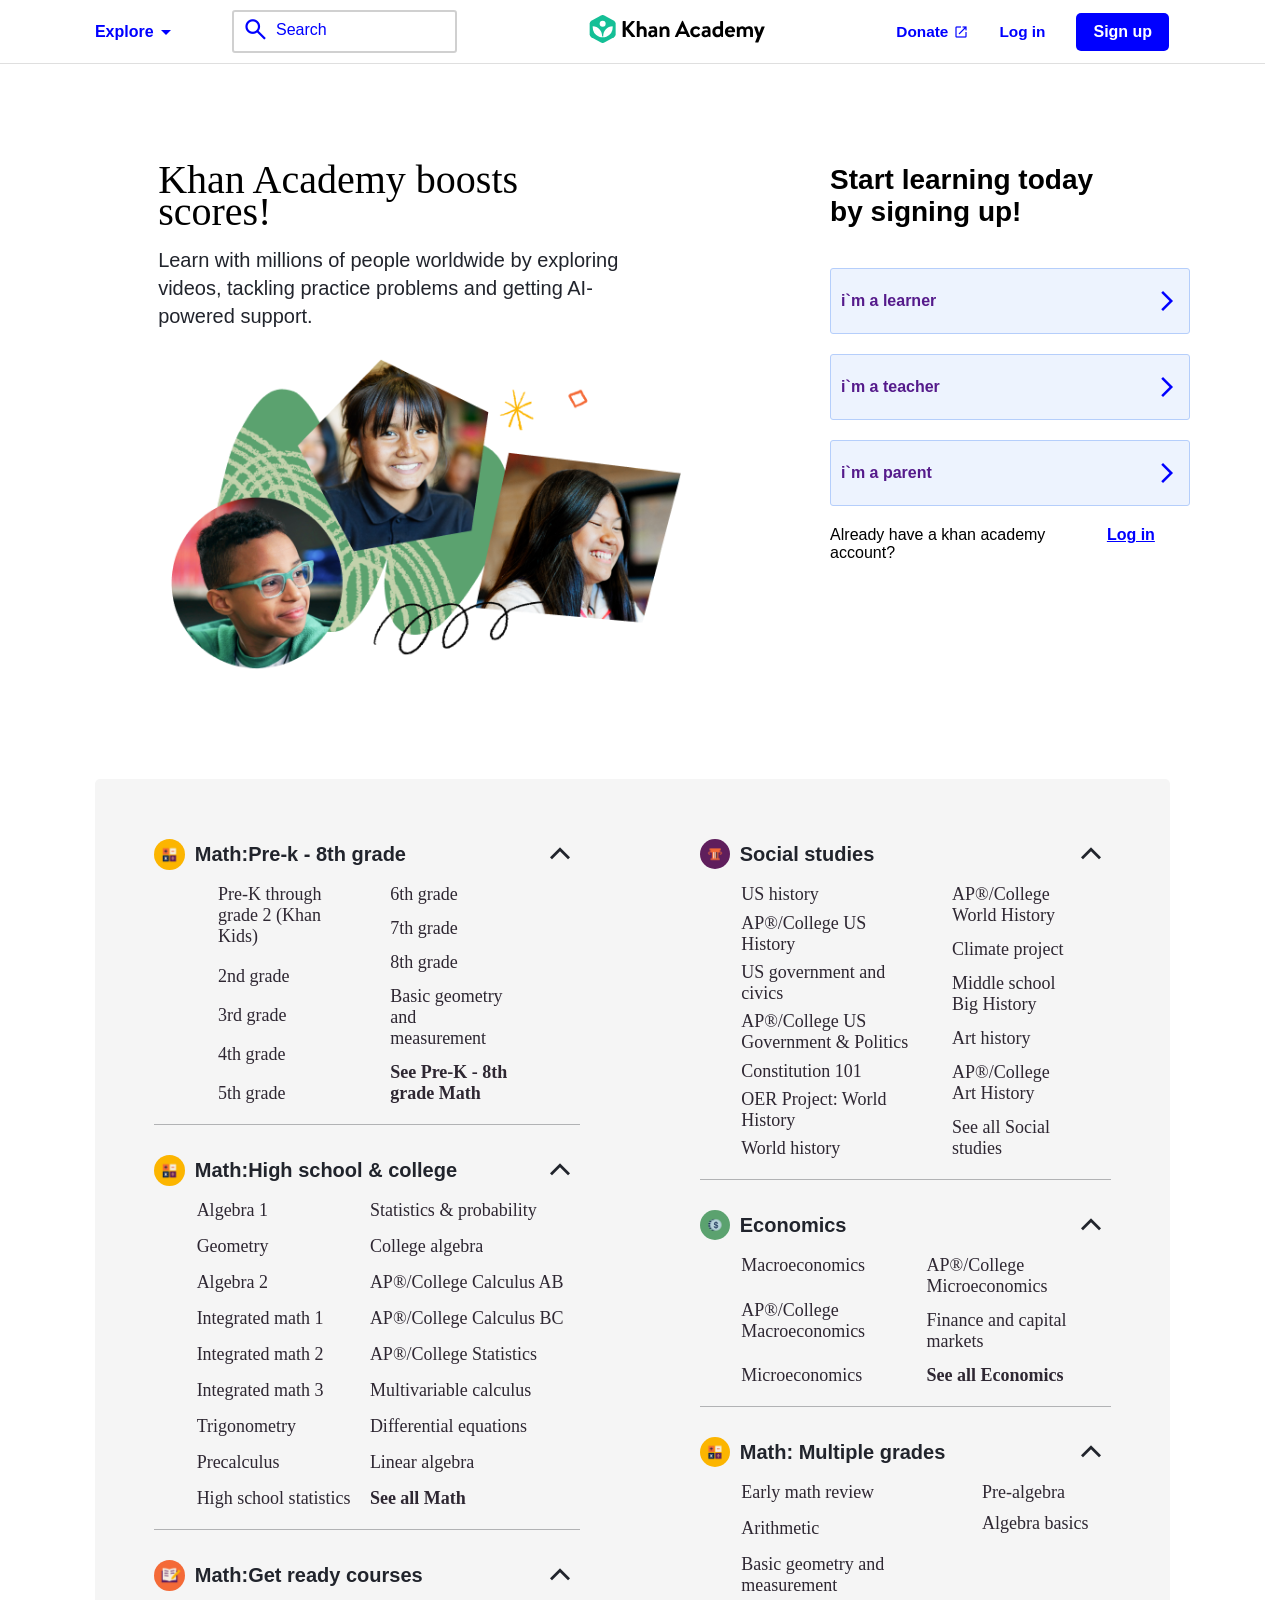
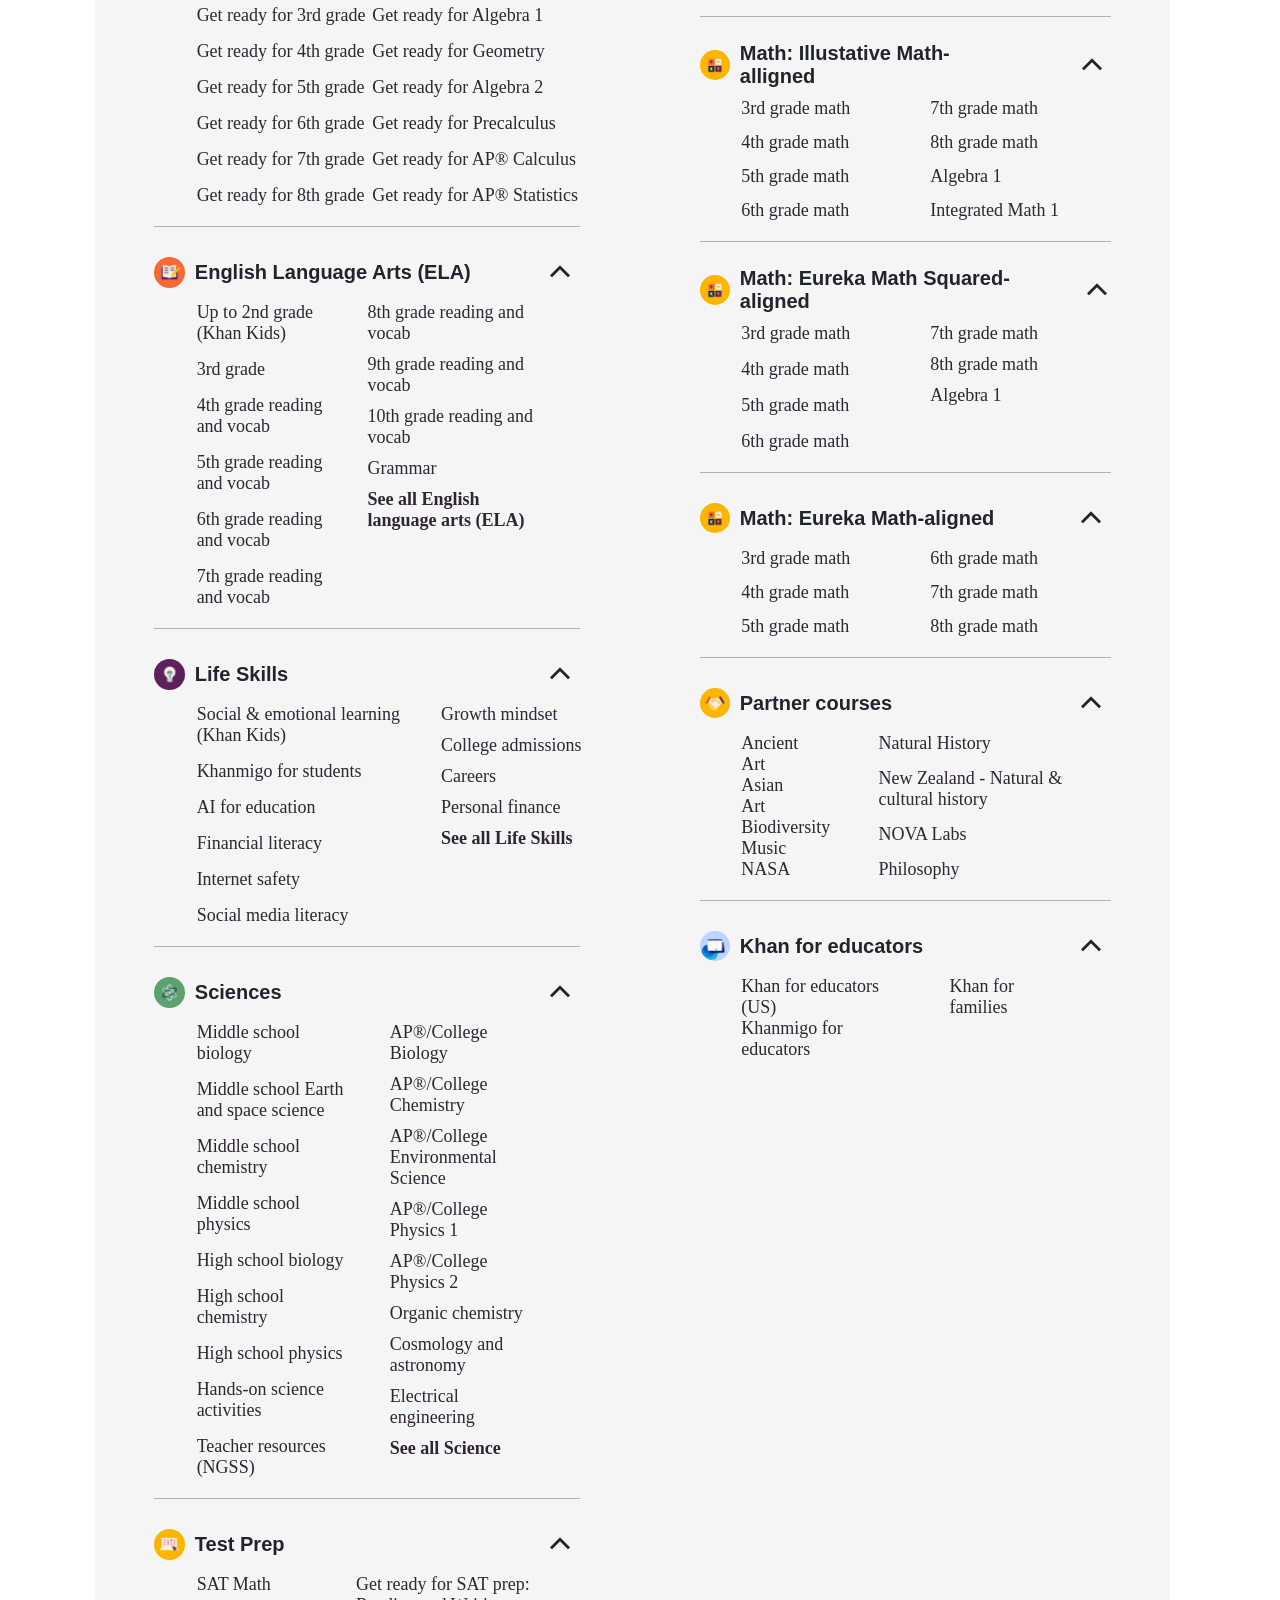
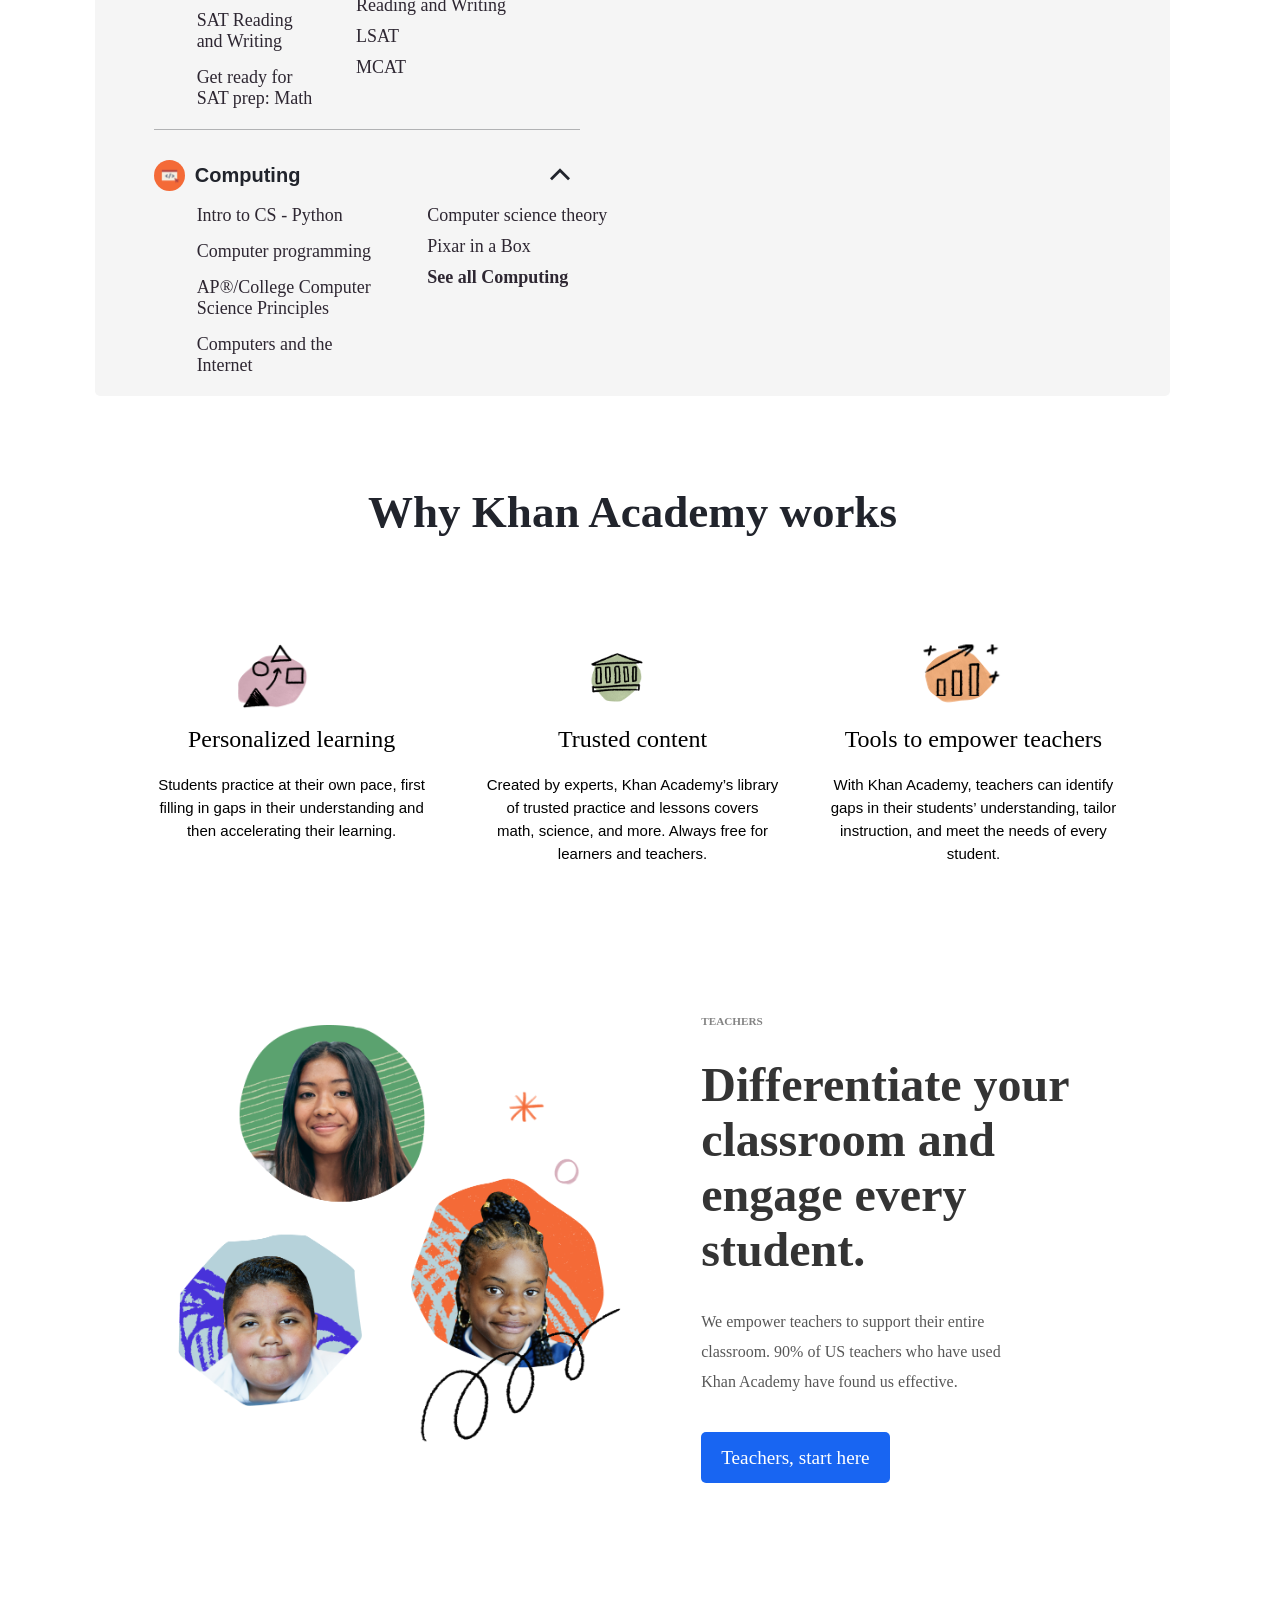
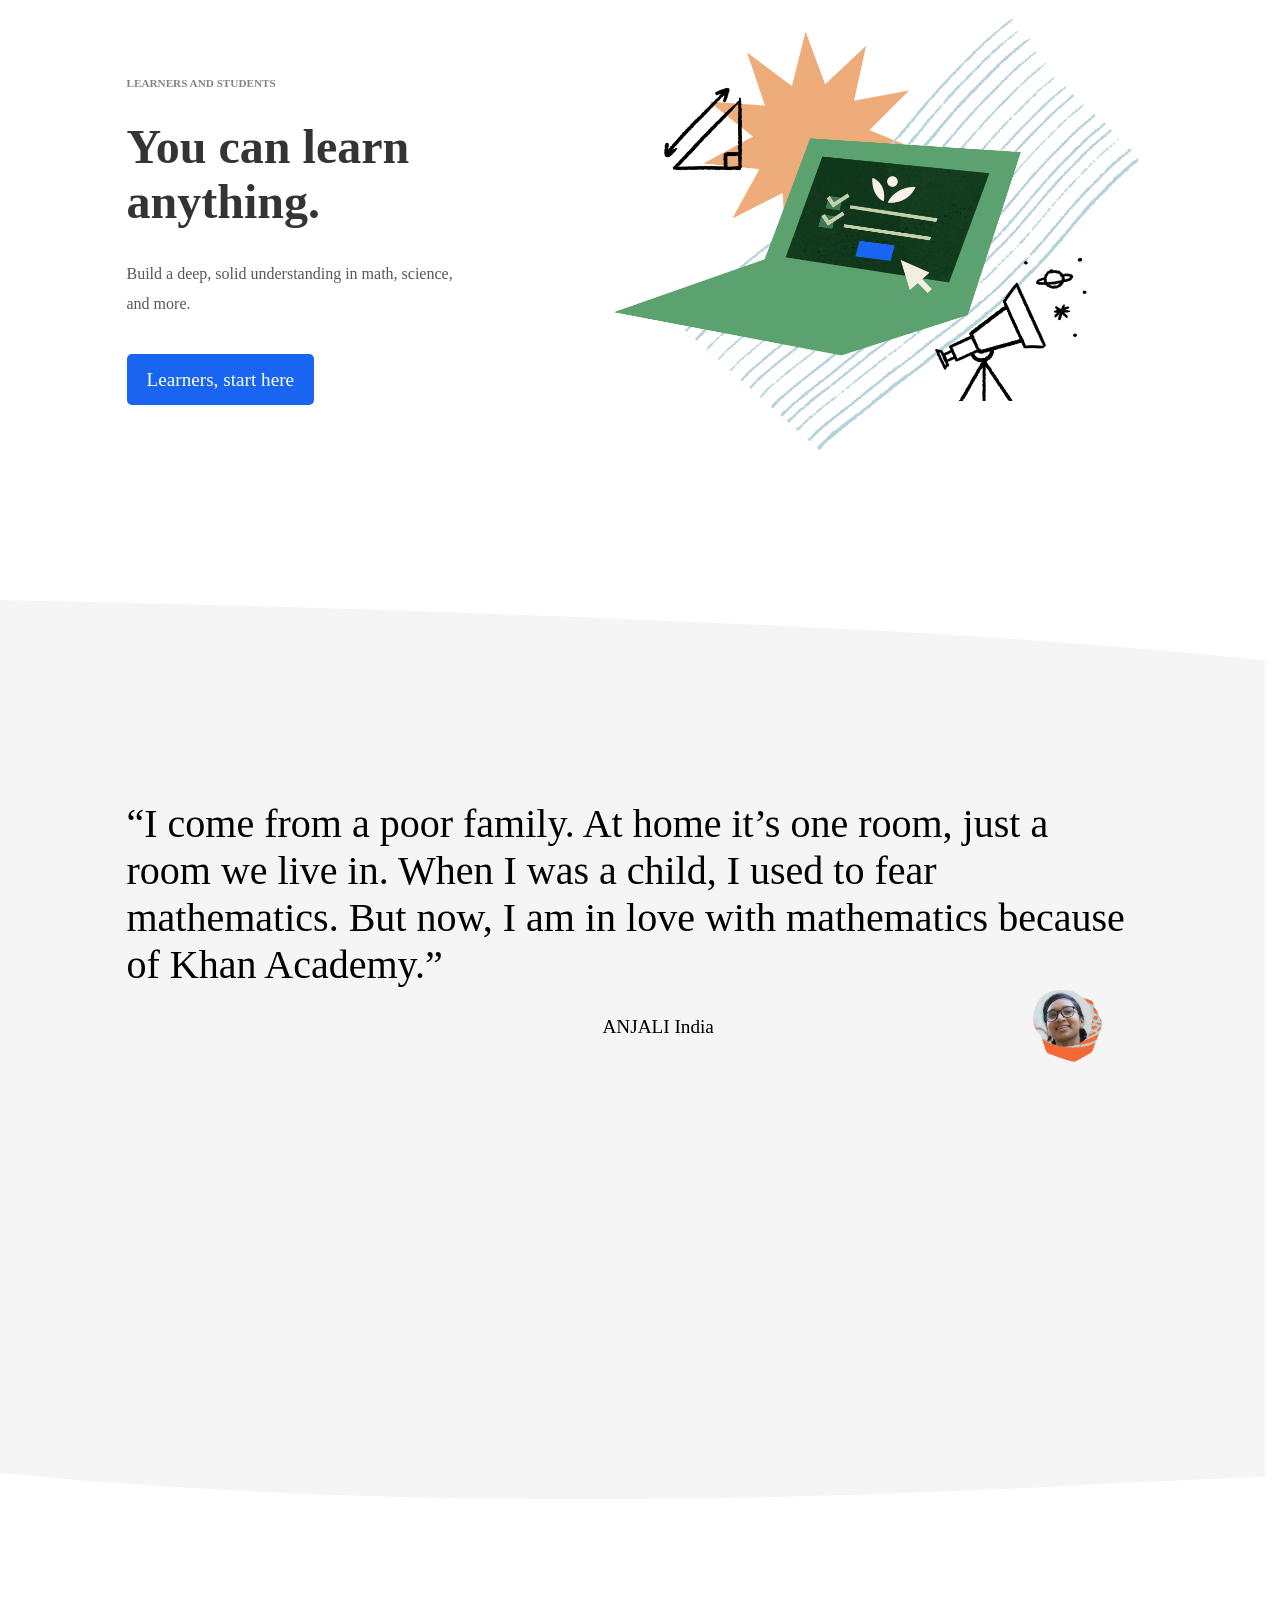
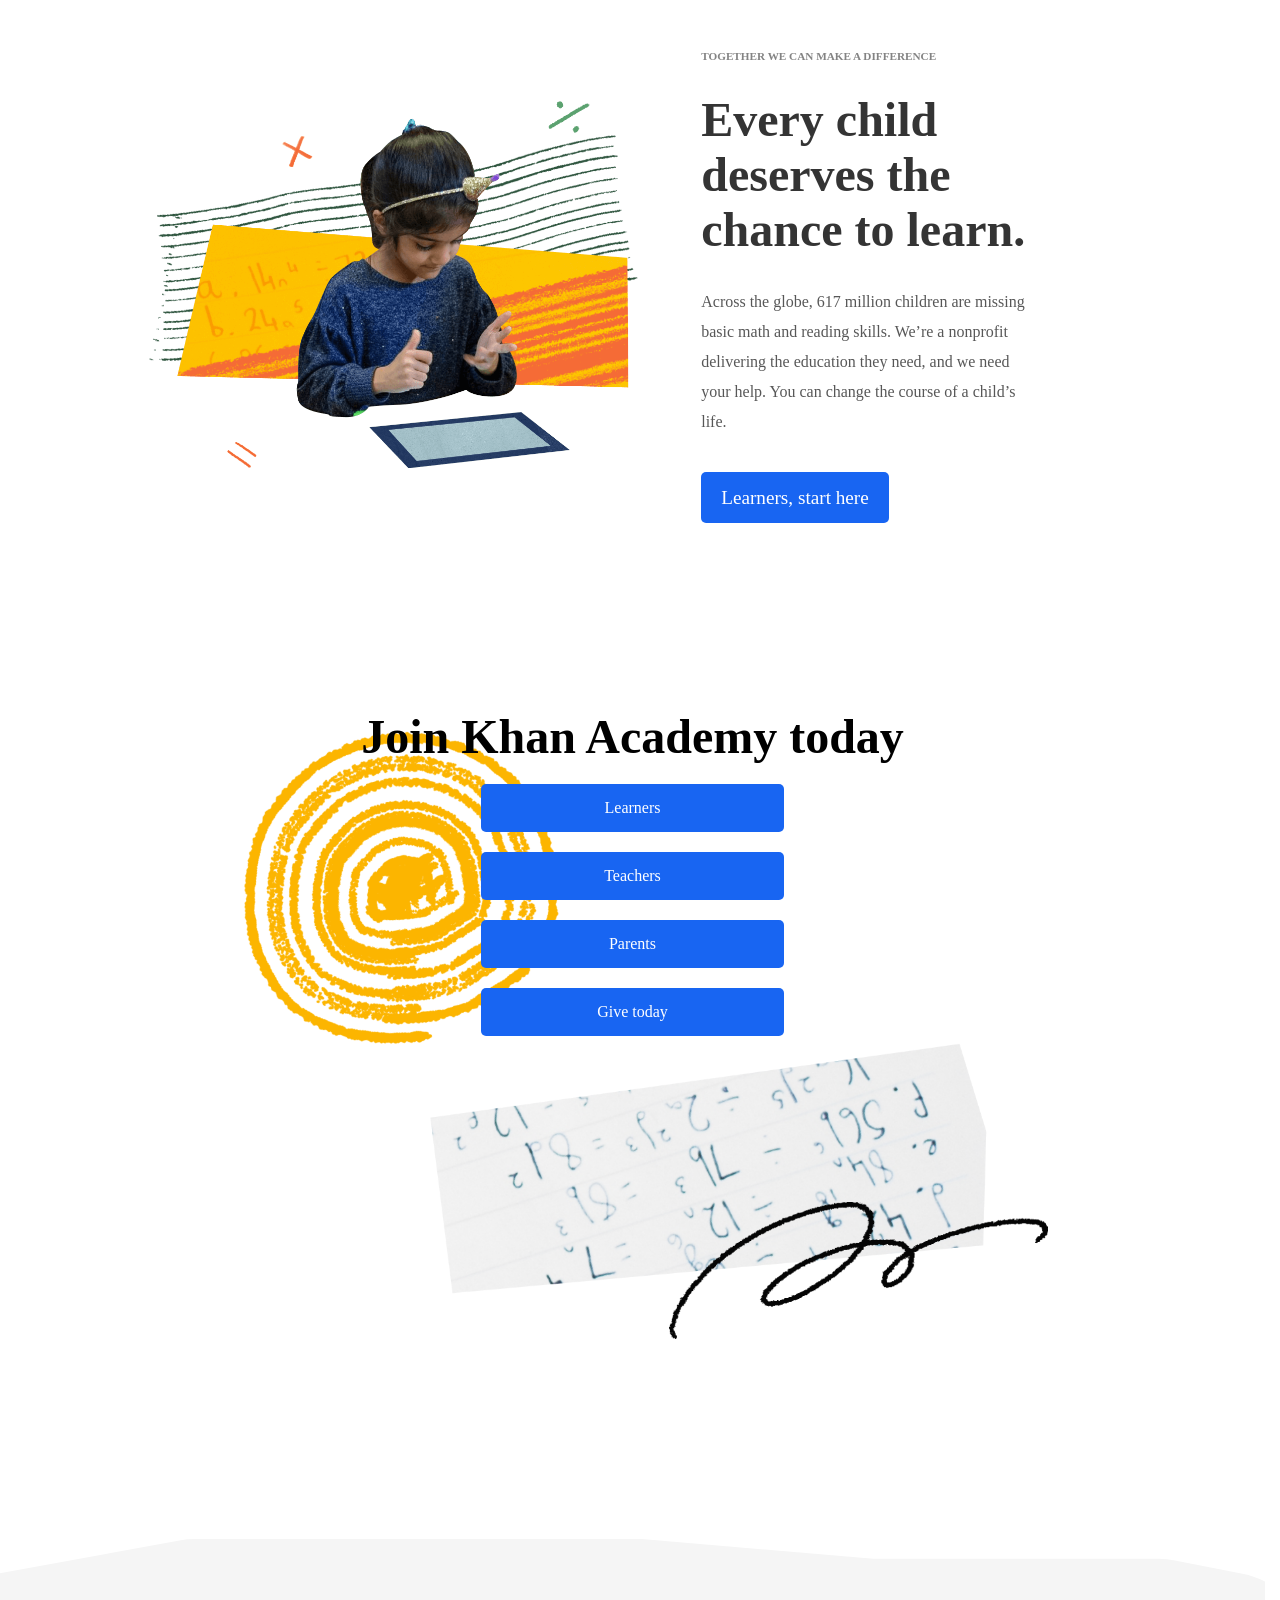
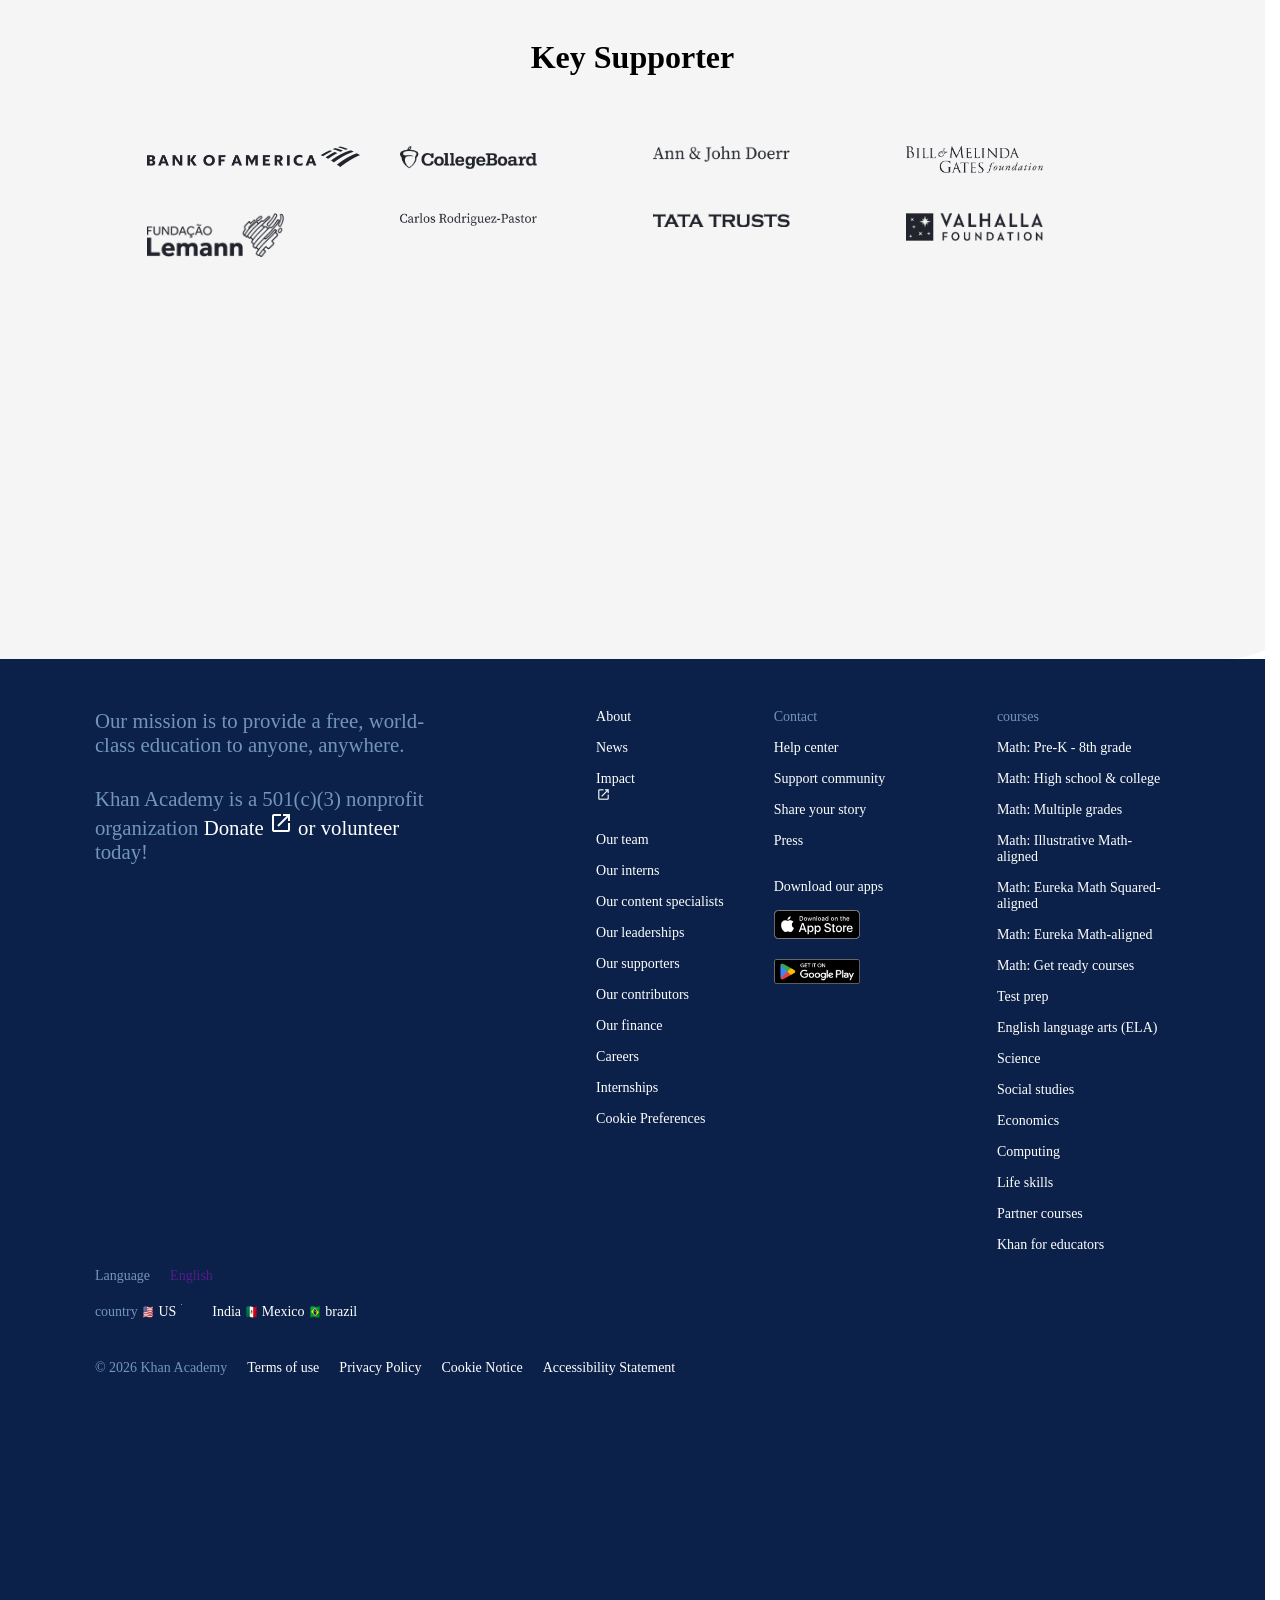
<file: index.html>
<!DOCTYPE html>
<html lang="en">

<head>
    <link rel="stylesheet" href="CSS/index.css">
    <meta charset="UTF-8">
    <meta name="viewport" content="width=device-width, initial-scale=1.0">
    <link rel="stylesheet" href="https://fonts.googleapis.com/css2?family=Material+Symbols+Outlined" />
    <title>Document</title>
</head>

<body>
     <div class="Header">
            <div class="Header-1">
                <div class="Header-2">
                    <div class="headerr">
                        <p class="drop-down">Explore <span class="material-symbols-outlined">
                                arrow_drop_down
                            </span>
                            <div class="dropdown-menu">
                                <div class="drop-container">
                            <ul class="test_prep-li-1">
                                <li class="math"> <a href="">Math:Pre-k-8th Grade <span
                                            class="material-symbols-outlined">arrow_forward_ios</span></a>
                                    <div class="math-li">
                                        <ul>
                                            <li><a href="#" class="nn">MATH: PRE-K - 8TH GRADE</a></li>
                                            <li><a href="">Pre-K through grade 2 (Khan Kids)</a></li>
                                            <li><a href="">2nd grade</a></li>
                                            <li><a href="">4th grade</a></li>
                                            <li><a href="">5th grade</a></li>
                                            <li><a href="">6th grade</a></li>
                                            <li><a href="">7th grade</a></li>
                                            <li><a href="">8th grade</a></li>
                                            <li><a href="">Basic geometry and measurement</a></li>
                                            <li><a href="">See Pre-K - 8th grade Math</a></li>
                                        </ul>
                                    </div>
                                </li>
                                <li class="math"> <a href="">Math:High school & college <span class="material-symbols-outlined">arrow_forward_ios</span></a>
                                    <div class="math-li">
                                        <ul>
                                            <li><a href="#" class="nn">MATH: HIGH SCHOOL & COLLEGE</a></li>
                                            <li><a href="">Algebra 1</a></li>
                                            <li><a href="">Geometry</a></li>
                                            <li><a href="">Algebra 2</a></li>
                                            <li><a href="">Integrated math 1</a></li>
                                            <li><a href="">Integrated math 2</a></li>
                                            <li><a href="">Integrated math 3</a></li>
                                            <li><a href="">Trigonometry</a></li>
                                            <li><a href="">Precalculus</a></li>
                                            <li><a href="">High school statistics</a></li>
                                            <li><a href="">Statistics & probability</a></li>
                                            <li><a href="">College Algebra</a></li>
                                            <li><a href="">AP/College calculus AB</a></li>
                                            <li><a href="">AP/College Calculus BC</a></li>
                                            <li><a href="">AP/College Statistics</a></li>
                                            <li><a href="">Multivariable Calculus</a></li>
                                            <li><a href="">Differentia equations</a></li>
                                            <li><a href="">Linear Algebra</a></li>
                                            <li><a href="">See all Math</a></li>
                                        </ul>
                                    </div>
                                </li>
                                <li class="math">  <a href="">Math: Multiple grades <span class="material-symbols-outlined">
                                            arrow_forward_ios
                                        </span></a>  <div class="math-li">
                                        <ul>
                                            <li><a href="#" class="nn">MATH: MULTIPLE GRADES</a></li>
                                            <li><a href="">Early Math Review</a></li>
                                            <li><a href="">Arithmetic</a></li>
                                            <li><a href="">Basic gometry and measurement</a></li>
                                            <li><a href="">Pre-algebra</a></li>
                                            <li><a href="">Algebra basics</a></li>
                                        </ul>
                                    </div></li>
                                <li class="math"> <a href="">Math: Illusrative Math-aligned <span class="material-symbols-outlined">
                                            arrow_forward_ios
                                        </span></a>
                                         <div class="math-li">
                                        <ul>
                                            <li><a href="#" class="nn">MATH: ILLUSTATIVE MATH-ALIGNED</a></li>
                                            <li><a href="">3rd grade math</a></li>
                                            <li><a href="">4th grade math</a></li>
                                            <li><a href="">5th grade math</a></li>
                                            <li><a href="">6th grade math</a></li>
                                            <li><a href="">7th grade math</a></li>
                                            <li><a href="">8th grade math</a></li>
                                            <li><a href="">Algebra 1</a></li>
                                            <li><a href="">Integrated math 1</a></li>
                                            <li><a href="">High school statistics</a></li>
                                            <li><a href="">Statistics & probability</a></li>
                                            <li><a href="">College Algebra</a></li>
                                            <li><a href="">AP/College calculus AB</a></li>
                                            <li><a href="">AP/College Calculus BC</a></li>
                                            <li><a href="">AP/College Statistics</a></li>
                                            <li><a href="">Multivariable Calculus</a></li>
                                            <li><a href="">Differentia equations</a></li>
                                            <li><a href="">Linear Algebra</a></li>
                                            <li><a href="">See all Math</a></li>
                                        </ul>
                                    </div>
                                     </li>
                                <li class="math"> <a href="">Math: Eureka Math Squared-aligned <span
                                            class="material-symbols-outlined">
                                            arrow_forward_ios
                                        </span></a>   <div class="math-li">
                                        <ul>
                                            <li><a href="#" class="nn">MATH: EUREKA MATH SQUARED-ALIGNED</a></li>
                                            <li><a href="">3rd grade math NEW</a></li>
                                            <li><a href="">4th grade math NEW</a></li>
                                            <li><a href="">5th grade math NEW</a></li>
                                            <li><a href="">6th grade math NEW</a></li>
                                            <li><a href="">7th grade math NEW</a></li>
                                            <li><a href="">8th grade math NEW</a></li>
                                            <li><a href="">Algebra 1 NEW</a></li>
                                        </ul>
                                    </div>
                                 </li>
                                <li class="math"> <a href="">Math: Eureka Math-aligned <span class="material-symbols-outlined">
                                            arrow_forward_ios
                                        </span></a>
                                         <div class="math-li">
                                        <ul>
                                            <li><a href="#" class="nn">MATH: EUREKA MATH-ALIGNED</a></li>
                                            <li><a href="">3rd grade math</a></li>
                                            <li><a href="">4th grade math</a></li>
                                            <li><a href="">5th grade math</a></li>
                                            <li><a href="">6th grade math</a></li>
                                            <li><a href="">7th grade math</a></li>
                                            <li><a href="">8th grade math</a></li>
                                        </ul>
                                    </div>
                                     </li>
                                <li class="math"> <a href="">Math: Get ready courses <span class="material-symbols-outlined">
                                            arrow_forward_ios
                                        </span></a>
                                         <div class="math-li">
                                        <ul>
                                            <li><a href="#" class="nn">MATH: GET RAEDY COURSES</a></li>
                                            <li><a href="">Get ready for 3rd grade math</a></li>
                                            <li><a href="">Get ready for 4th grade math</a></li>
                                            <li><a href="">Get ready for 5th grade math</a></li>
                                            <li><a href="">Get ready for 6th grade math </a></li>
                                            <li><a href="">Get ready for 7th grade math</a></li>
                                            <li><a href="">Get ready for 8th grade math</a></li>
                                            <li><a href="">Get ready for Algebra 1</a></li>
                                            <li><a href="">Get ready for Geometry</a></li>
                                            <li><a href="">Get ready for Algebra 2</a></li>
                                            <li><a href="">Get ready for Precalculus</a></li>
                                            <li><a href="">Get ready for AP Calculus</a></li>
                                            <li><a href="">Get ready for AP Statistics</a></li>
                                        </ul>
                                    </div>
                                     </li>
                                <li class="math"> <a href="">Test prep <span class="material-symbols-outlined">
                                            arrow_forward_ios
                                        </span></a>
                                         <div class="math-li">
                                        <ul>
                                            <li><a href="#" class="nn">TEST PREP</a></li>
                                            <li><a href="">SAT Math</a></li>
                                            <li><a href="">SAT Reading and Writing</a></li>
                                            <li><a href="">Get ready for SAT Prep: Math NEW</a></li>
                                            <li><a href="">Get ready for SAT Prep: Reading and Writing</a></li>
                                            <li><a href="">LSAT</a></li>
                                            <li><a href="">MCAT</a></li>
                                        </ul>
                                    </div>
                                     </li>
                                <li class="math"> <a href="">English Language Arts(ELA)<span class="material-symbols-outlined">
                                            arrow_forward_ios
                                        </span></a>
                                         <div class="math-li">
                                        <ul>
                                            <li><a href="#" class="nn">ENGLISH LANGUAGE ARTS(ELA)</a></li>
                                            <li><a href="">Up to 2nd grade (Khan Kids)</a></li>
                                            <li><a href="">3rd grade</a></li>
                                            <li><a href="">4th grade reading and vocab NEW</a></li>
                                            <li><a href="">5th garde reading and vocab NEW</a></li>
                                            <li><a href="">6th grade raeding and vocab NEW</a></li>
                                            <li><a href="">7th grade reading and vocab NEW</a></li>
                                            <li><a href="">8th grade reading and vocab NEW</a></li>
                                            <li><a href="">9th grade reading and vocab NEW</a></li>
                                            <li><a href="">10th grade reading and vocab NEW</a></li>
                                            <li><a href="">Grammar</a></li>
                                            <li><a href="">See all English Language Arts(ELA)</a></li>
                                        </ul>
                                    </div>
                                     </li>
                                <li class="math"> <a href="">Science<span class="material-symbols-outlined">
                                            arrow_forward_ios
                                        </span></a>
                                        <div class="math-li">
                                        <ul>
                                             <li><a href="" class="nn">SCIENCE</a></li>
                                             <li><a href="">Middle school biology</a></li>
                                             <li><a href="">Middle school Earth and space science</a></li>
                                             <li><a href="">Middle school chemistry NEW</a></li>
                                             <li><a href="">Middle school physics NEW</a></li>
                                             <li><a href="">High school biology</a></li>
                                             <li><a href="">High school chemistry</a></li>
                                             <li><a href="">High school physics</a></li>
                                             <li><a href="">Hands-on science activities NEW</a></li>
                                             <li><a href="">Teacher resources (NGSS) NEW</a></li>
                                             <li><a href="">AP®︎/College Biology</a></li>
                                             <li><a href="">AP®︎/College Chemistry</a></li>
                                             <li><a href="">AP®︎/College Environmental Science</a></li>
                                             <li><a href="">AP®︎/College Physics 1</a></li>
                                             <li><a href="">AP®︎/College Physics 2</a></li>
                                             <li><a href="">Organic chemistry</a></li>
                                             <li><a href="">Cosmology and astronomy</a></li>
                                             <li><a href="">Electrical engineering</a></li>
                                             <li><a href="">See all Science</a></li>
                                        </ul>
                                    </div>
                                     </li>
                                <li class="math"> <a href="">Social studies <span class="material-symbols-outlined">
                                            arrow_forward_ios
                                        </span></a>
                                         <div class="math-li">
                                        <ul>
                                            <li><a href="" class="nn"> US history</a></li>
                                            <li><a href="">AP®︎/College US History</a></li>
                                            <li><a href="">US government and civics</a></li>
                                            <li><a href="">AP®︎/College US Government & Politics</a></li>
                                            <li><a href="">Constitution 101 NEW</a></li>
                                            <li><a href="">OER Project: World History NEW</a></li>
                                            <li><a href="">World history</a></li>
                                            <li><a href="">AP®︎/College World History</a></li>
                                            <li><a href="">Climate project</a></li>
                                            <li><a href="">Middle school Big History NEW</a></li>
                                            <li><a href="">Art history</a></li>
                                            <li><a href="">AP®︎/College Art History</a></li>
                                            <li><a href="">See all Social studies</a></li>
                                        </ul>
                                    </div>
                                     </li>
                                <li class="math"> <a href="">Economics <span class="material-symbols-outlined">
                                            arrow_forward_ios
                                        </span></a>
                                        <div class="math-li">
                                        <ul>
                                            <li><a href="" class="nn">ECONOMICS</a></li>
                                            <li><a href="">Macroeconomics</a></li>
                                            <li><a href="">AP®︎/College Macroeconomics</a></li>
                                            <li><a href="">Microeconomics</a></li>
                                            <li><a href="">AP®︎/College Microeconomics</a></li>
                                            <li><a href="">Finance and capital markets</a></li>
                                            <li><a href="">See all Economics</a></li>
                                        </ul>
                                    </div>
                                     </li>
                                <li class="math"> <a href="">Computing <span class="material-symbols-outlined">
                                            arrow_forward_ios
                                        </span></a>
                                         <div class="math-li">
                                        <ul>
                                            <li><a href="" class="nn">COMPUTING</a></li>
                                            <li><a href="">Intro to CS - Python NEW</a></li>
                                            <li><a href="">Computer programming</a></li>
                                            <li><a href="">AP®︎/College Computer Science Principles</a></li>
                                            <li><a href="">Computers and the Internet</a></li>
                                            <li><a href="">Computer science theory</a></li>
                                            <li><a href="">Pixar in a Box</a></li>
                                            <li><a href="">See all Computing</a></li>
                                     </ul>
                                    </div>
                                     </li>
                                <li class="math"> <a href="">Life skills <span class="material-symbols-outlined">
                                            arrow_forward_ios
                                        </span></a>
                                        <div class="math-li">
                                        <ul>
                                            <li><a href="" class="nn">LIFE SKILLS</a></li>
                                            <li><a href="">Social & emotional learning (Khan Kids)</a></li>
                                            <li><a href="">Khanmigo for students</a></li>
                                            <li><a href="">AI for education</a></li>
                                            <li><a href="">Financial literacy</a></li>
                                            <li><a href="">Internet safety</a></li>
                                            <li><a href="">Social media literacy</a></li>
                                            <li><a href="">Growth mindset</a></li>
                                            <li><a href="">College admissions</a></li>
                                            <li><a href="">Careers</a></li>
                                            <li><a href="">Personal finance</a></li>
                                            <li><a href="">See all Life Skills</a></li>
                                     </ul>
                                    </div>
                                     </li>
                                <li class="math"> <a href="">Partner courses <span class="material-symbols-outlined">
                                            arrow_forward_ios
                                        </span></a> 
                                         <div class="math-li">
                                        <ul>
                                            <li><a href="" class="nn">PARTNER COURSES</a></li>
                                            <li><a href="">Ancient Art</a></li>
                                            <li><a href="">Asian Art</a></li>
                                            <li><a href="">Biodiversity</a></li>
                                            <li><a href="">Music</a></li>
                                            <li><a href="">NASA</a></li>
                                            <li><a href="">Natural History</a></li>
                                            <li><a href="">New Zealand - Natural & cultural history</a></li>
                                            <li><a href="">NOVA Labs</a></li>
                                            <li><a href="">Philosophy</a></li>
                                     </ul>
                                    </div>
                                    </li>
                                <li class="math"> <a href="">Khan for Educators <span class="material-symbols-outlined">
                                            arrow_forward_ios
                                        </span></a>
                                         <div class="math-li">
                                        <ul>
                                            <li><a href="" class="nn">KHAN FOR EDUCATORS</a></li>
                                            <li><a href="">Khan for educators (US) NEW</a></li>
                                            <li><a href="">Khanmigo for educators NEW</a></li>
                                            <li><a href="">Khan for families</a></li>
                                            <li><a href=""></a></li>
                                            <li><a href=""></a></li>
                                     </ul>
                                    </div>
                                    </li>
                            </ul>
                        </div>
                        </div>
                        </p>

                    </div>
                    <div class="header">
                        <a href=""> <span class="material-symbols-outlined">
                                search
                            </span>Search</a>
                    </div>
                </div>
                <div class="image-1">
                    <img src="/MULTIMEDIA/IMAGES/download (15).svg" alt="">
                </div>
                <div class="Header-3">
                    <div class="headerrr">
                        <p class="headerrr-1">Donate <span class="material-symbols-outlined">
                                open_in_new
                            </span></p>
                        <a href="HTML/login.html">Log in </a>
                    </div>
                    <div class="btn-1">
                        <a href="HTML/signup.html">Sign up</a>
                    </div>
                </div>
                <div class="icon-1">
                    <span class="material-symbols-outlined">
                        search
                    </span>
                    <span class="material-symbols-outlined">
                        dehaze
                    </span>
                </div>
            </div>
        </div>
    <div class="section-1">
        <div class="sectionn-1">
            <div class="bodyy">
                <div class="body-1">
                    <h1>Khan Academy boosts scores!</h1>
                    <p>Learn with millions of people worldwide by exploring videos, tackling practice problems and
                        getting
                        AI-powered support.</p>
                </div>
                <div class="body-2">
                    <img src="MULTIMEDIA/IMAGES/boost-scores (1).png" alt="">
                </div>
            </div>
            <div class="body-3">
                <div class="body-4">
                    <h1>Start learning today by signing up!
                    </h1>
                </div>
                <div class="body-5">
                    <div class="just-a">
                        <a href="">i`m a learner </a>
                        <span class="material-symbols-outlined">
                            arrow_forward_ios
                        </span>
                    </div>
                    <div class="just-a">
                        <a href="">i`m a teacher</a>
                        <span class="material-symbols-outlined">
                            arrow_forward_ios
                        </span>
                    </div>
                    <div class="just-a">
                        <a href="">i`m a parent</a>
                        <span class="material-symbols-outlined">
                            arrow_forward_ios
                        </span>
                    </div>
                    <div class="body-6">
                        <p>Already have a khan academy account?</p>
                        <a href="">Log in</a>
                    </div>
                </div>
            </div>
        </div>
    </div>
    <section class="section-2">
        <div class="sectionn-2">
            <div class="section2-flex">
                <div class="section2-flex1">
                    <div class="math-1">
                        <div class="gray-1">
                            <img src="MULTIMEDIA/IMAGES/math.png-444b34-128c.png" alt="">
                            <div class="gray-2">
                                <h3>Math:Pre-k - 8th grade</h3>
                                <span class="material-symbols-outlined">
                                    keyboard_arrow_up
                                </span>
                            </div>
                        </div>
                        <div class="inside-gray">
                            <div class="inside-gray1">
                                <a href="">Pre-K through grade 2 (Khan Kids)</a>
                                <a href="">2nd grade</a>
                                <a href="">3rd grade</a>
                                <a href="">4th grade</a>
                                <a href="">5th grade</a>
                            </div>
                            <div class="inside-gray2">
                                <a href="">6th grade </a>
                                <a href="">7th grade</a>
                                <a href="">8th grade</a>
                                <a href="">Basic geometry and measurement</a>
                                <a href="" class="kk">See Pre-K - 8th grade Math </a>

                            </div>
                        </div>
                    </div>
                    <div class="math-1">
                        <div class="gray-1">
                            <img src="MULTIMEDIA/IMAGES/math.png-444b34-128c.png" alt="">
                            <div class="gray-2">
                                <h3>Math:High school & college</h3>
                                <span class="material-symbols-outlined">
                                    keyboard_arrow_up
                                </span>
                            </div>
                        </div>
                        <div class="inside-grayy">
                            <div class="inside-gray3">
                                <a href="">Algebra 1 </a>
                                <a href="">Geometry</a>
                                <a href="">Algebra 2</a>
                                <a href="">Integrated math 1</a>
                                <a href="">Integrated math 2 </a>
                                <a href="">Integrated math 3 </a>
                                <a href="">Trigonometry</a>
                                <a href="">Precalculus</a>
                                <a href="">High school statistics </a>
                            </div>
                            <div class="inside-gray4">
                                <a href="">Statistics & probability</a>
                                <a href="">College algebra </a>
                                <a href="">AP®︎/College Calculus AB </a>
                                <a href="">AP®︎/College Calculus BC </a>
                                <a href="">AP®︎/College Statistics </a>
                                <a href="">Multivariable calculus </a>
                                <a href="">Differential equations </a>
                                <a href="">Linear algebra </a>
                                <a href="" class="kk">See all Math </a>
                            </div>
                        </div>
                    </div>
                    <div class="math-1">
                        <div class="gray-1">
                            <img src="MULTIMEDIA/IMAGES/reading_language_arts.png-58ff5a-128c.png" alt="">
                            <div class="gray-2">
                                <h3>Math:Get ready courses</h3>
                                <span class="material-symbols-outlined">
                                    keyboard_arrow_up
                                </span>
                            </div>
                        </div>
                        <div class="inside-grayy">
                            <div class="inside-gray3">
                                <a href="">Get ready for 3rd grade</a>
                                <a href="">Get ready for 4th grade </a>
                                <a href="">Get ready for 5th grade</a>
                                <a href="">Get ready for 6th grade</a>
                                <a href="">Get ready for 7th grade</a>
                                <a href="">Get ready for 8th grade </a>
                            </div>
                            <div class="inside-gray4">
                                <a href="">Get ready for Algebra 1</a>
                                <a href="">Get ready for Geometry </a>
                                <a href="">Get ready for Algebra 2</a>
                                <a href="">Get ready for Precalculus</a>
                                <a href="">Get ready for AP® Calculus </a>
                                <a href="">Get ready for AP® Statistics </a>
                            </div>
                        </div>
                    </div>
                    <div class="math-1">
                        <div class="gray-1">
                            <img src="MULTIMEDIA/IMAGES/reading_language_arts.png-58ff5a-128c (1).png" alt="">
                            <div class="gray-2">
                                <h3>English Language Arts (ELA)</h3>
                                <span class="material-symbols-outlined">
                                    keyboard_arrow_up
                                </span>
                            </div>
                        </div>
                        <div class="inside-grayy">
                            <div class="inside-gray5">
                                <a href="">Up to 2nd grade (Khan Kids) </a>
                                <a href="">3rd grade </a>
                                <a href="">4th grade reading and vocab </a>
                                <a href="">5th grade reading and vocab </a>
                                <a href="">6th grade reading and vocab </a>
                                <a href="">7th grade reading and vocab</a>
                            </div>
                            <div class="inside-gray6">
                                <a href="">8th grade reading and vocab </a>
                                <a href="">9th grade reading and vocab </a>
                                <a href="">10th grade reading and vocab </a>
                                <a href="">Grammar </a>
                                <a href="" class="kk">See all English language arts (ELA) </a>
                            </div>
                        </div>
                    </div>
                    <div class="math-1">
                        <div class="gray-1">
                            <img src="MULTIMEDIA/IMAGES/life_skills.png-1a4785-128c.png" alt="">
                            <div class="gray-2">
                                <h3>Life Skills</h3>
                                <span class="material-symbols-outlined">
                                    keyboard_arrow_up
                                </span>
                            </div>
                        </div>
                        <div class="inside-grayy">
                            <div class="inside-gray5">
                                <a href="">Social & emotional learning (Khan Kids) </a>
                                <a href="">Khanmigo for students </a>
                                <a href="">AI for education </a>
                                <a href="">Financial literacy </a>
                                <a href="">Internet safety </a>
                                <a href="">Social media literacy </a>
                            </div>
                            <div class="inside-gray7">
                                <a href="">Growth mindset </a>
                                <a href="">College admissions </a>
                                <a href="">Careers </a>
                                <a href="">Personal finance </a>
                                <a href="" class="kk">See all Life Skills </a>
                            </div>
                        </div>
                    </div>
                    <div class="math-1">
                        <div class="gray-1">
                            <img src="MULTIMEDIA/IMAGES/science_green.png-4ca7bf-128c.png" alt="">
                            <div class="gray-2">
                                <h3>Sciences</h3>
                                <span class="material-symbols-outlined">
                                    keyboard_arrow_up
                                </span>
                            </div>
                        </div>
                        <div class="inside-grayy">
                            <div class="inside-gray5">
                                <a href="">Middle school biology </a>
                                <a href="">Middle school Earth and space science </a>
                                <a href="">Middle school chemistry </a>
                                <a href="">Middle school physics </a>
                                <a href="">High school biology</a>
                                <a href="">High school chemistry </a>
                                <a href="">High school physics </a>
                                <a href="">Hands-on science activities </a>
                                <a href="">Teacher resources (NGSS) </a>
                            </div>
                            <div class="inside-gray6">
                                <a href="">AP®︎/College Biology </a>
                                <a href="">AP®︎/College Chemistry </a>
                                <a href="">AP®︎/College Environmental Science</a>
                                <a href="">AP®︎/College Physics 1 </a>
                                <a href="">AP®︎/College Physics 2 </a>
                                <a href="">Organic chemistry </a>
                                <a href="">Cosmology and astronomy </a>
                                <a href="">Electrical engineering </a>
                                <a href="" class="kk">See all Science </a>
                            </div>
                        </div>
                    </div>
                    <div class="math-1">
                        <div class="gray-1">
                            <img src="MULTIMEDIA/IMAGES/test_prep.png-f7c71f-128c.png" alt="">
                            <div class="gray-2">
                                <h3>Test Prep</h3>
                                <span class="material-symbols-outlined">
                                    keyboard_arrow_up
                                </span>
                            </div>
                        </div>
                        <div class="inside-grayy">
                            <div class="inside-gray5">
                                <a href=""> SAT Math </a>
                                <a href="">SAT Reading and Writing </a>
                                <a href="">Get ready for SAT prep: Math </a>
                            </div>
                            <div class="inside-gray6">
                                <a href="">Get ready for SAT prep: Reading and Writing </a>
                                <a href="">LSAT </a>
                                <a href="">MCAT </a>
                            </div>
                        </div>
                    </div>
                    <div class="math-2">
                        <div class="gray-1">
                            <img src="MULTIMEDIA/IMAGES/computing_orange.png-653676-128c.png" alt="">
                            <div class="gray-2">
                                <h3>Computing</h3>
                                <span class="material-symbols-outlined">
                                    keyboard_arrow_up
                                </span>
                            </div>
                        </div>
                        <div class="inside-grayy">
                            <div class="inside-gray5">
                                <a href="">Intro to CS - Python </a>
                                <a href="">Computer programming</a>
                                <a href="">AP®︎/College Computer Science Principles </a>
                                <a href="">Computers and the Internet </a>
                            </div>
                            <div class="inside-gray7">
                                <a href="">Computer science theory </a>
                                <a href="">Pixar in a Box </a>
                                <a href="" class="kk">See all Computing </a>
                            </div>
                        </div>
                    </div>
                </div>
                <div class="section2-flex2">
                    <div class="math-1">
                        <div class="gray-1">
                            <img src="MULTIMEDIA/IMAGES/arts_humanities.png-07c77b-128c.png" alt="">
                            <div class="gray-2">
                                <h3>Social studies</h3>
                                <span class="material-symbols-outlined">
                                    keyboard_arrow_up
                                </span>
                            </div>
                        </div>
                        <div class="inside-grayy">
                            <div class="inside-gray1">
                                <a href="">US history</a>
                                <a href="">AP®︎/College US History </a>
                                <a href="">US government and civics </a>
                                <a href="">AP®︎/College US Government & Politics </a>
                                <a href="">Constitution 101 </a>
                                <a href="">OER Project: World History </a>
                                <a href="">World history</a>
                            </div>
                            <div class="inside-gray2">
                                <a href="">AP®︎/College World History </a>
                                <a href="">Climate project </a>
                                <a href="">Middle school Big History </a>
                                <a href="">Art history </a>
                                <a href="">AP®︎/College Art History </a>
                                <a href="">See all Social studies </a>
                            </div>
                        </div>
                    </div>
                    <div class="math-1">
                        <div class="gray-1">
                            <img src="MULTIMEDIA/IMAGES/economics_finance.png-55daed-128c.png" alt="">
                            <div class="gray-2">
                                <h3>Economics</h3>
                                <span class="material-symbols-outlined">
                                    keyboard_arrow_up
                                </span>
                            </div>
                        </div>
                        <div class="inside-grayy">
                            <div class="inside-gray1">
                                <a href="">Macroeconomics </a>
                                <a href="">AP®︎/College Macroeconomics </a>
                                <a href="">Microeconomics </a>
                            </div>
                            <div class="inside-gray2">
                                <a href="">AP®︎/College Microeconomics </a>
                                <a href="">Finance and capital markets</a>
                                <a href="" class="kk">See all Economics </a>
                            </div>
                        </div>
                    </div>
                    <div class="math-1">
                        <div class="gray-1">
                            <img src="MULTIMEDIA/IMAGES/math.png-444b34-128c.png" alt="">
                            <div class="gray-2">
                                <h3>Math: Multiple grades</h3>
                                <span class="material-symbols-outlined">
                                    keyboard_arrow_up
                                </span>
                            </div>
                        </div>
                        <div class="inside-grayy">
                            <div class="inside-gray5">
                                <a href="">Early math review </a>
                                <a href="">Arithmetic </a>
                                <a href="">Basic geometry and measurement </a>
                            </div>
                            <div class="inside-gray7">

                                <a href="">Pre-algebra </a>
                                <a href="">Algebra basics </a>
                            </div>
                        </div>
                    </div>
                    <div class="math-1">
                        <div class="gray-1">
                            <img src="MULTIMEDIA/IMAGES/math.png-444b34-128c.png" alt="">
                            <div class="gray-2">
                                <h3>Math: Illustative Math-alligned</h3>
                                <span class="material-symbols-outlined">
                                    keyboard_arrow_up
                                </span>
                            </div>
                        </div>
                        <div class="inside-grayyy">
                            <div class="inside-gray1">
                                <a href="">3rd grade math </a>
                                <a href="">4th grade math </a>
                                <a href="">5th grade math </a>
                                <a href="">6th grade math </a>
                            </div>
                            <div class="inside-gray2">
                                <a href="">7th grade math </a>
                                <a href="">8th grade math </a>
                                <a href="">Algebra 1 </a>
                                <a href="">Integrated Math 1 </a>
                            </div>
                        </div>
                    </div>
                    <div class="math-1">
                        <div class="gray-1">
                            <img src="MULTIMEDIA/IMAGES/math.png-444b34-128c.png" alt="">
                            <div class="gray-2">
                                <h3>Math: Eureka Math Squared-aligned</h3>
                                <span class="material-symbols-outlined">
                                    keyboard_arrow_up
                                </span>
                            </div>
                        </div>
                        <div class="inside-grayyy">
                            <div class="inside-gray5">
                                <a href="">3rd grade math </a>
                                <a href="">4th grade math </a>
                                <a href="">5th grade math </a>
                                <a href="">6th grade math </a>
                            </div>
                            <div class="inside-gray7">
                                <a href="">7th grade math</a>
                                <a href="">8th grade math </a>
                                <a href="">Algebra 1 </a>
                            </div>
                        </div>
                    </div>
                    <div class="math-1">
                        <div class="gray-1">
                            <img src="MULTIMEDIA/IMAGES/math.png-444b34-128c.png" alt="">
                            <div class="gray-2">
                                <h3>Math: Eureka Math-aligned</h3>
                                <span class="material-symbols-outlined">
                                    keyboard_arrow_up
                                </span>
                            </div>
                        </div>
                        <div class="inside-grayyy">
                            <div class="inside-gray1">
                                <a href="">3rd grade math </a>
                                <a href="">4th grade math </a>
                                <a href="">5th grade math </a>
                            </div>
                            <div class="inside-gray2">
                                <a href="">6th grade math </a>
                                <a href="">7th grade math </a>
                                <a href="">8th grade math </a>
                            </div>
                        </div>
                    </div>
                    <div class="math-1">
                        <div class="gray-1">
                            <img src="MULTIMEDIA/IMAGES/partner_content.png-1b8f1b-128c.png" alt="">
                            <div class="gray-2">
                                <h3>Partner courses</h3>
                                <span class="material-symbols-outlined">
                                    keyboard_arrow_up
                                </span>
                            </div>
                        </div>
                        <div class="inside-grayyy">
                            <div class="inside-gray1">
                                <a href="">Ancient Art </a>
                                <a href="">Asian Art </a>
                                <a href="">Biodiversity </a>
                                <a href="">Music </a>
                                <a href="">NASA </a>
                            </div>
                            <div class="inside-gray2">
                                <a href="">Natural History </a>
                                <a href="">New Zealand - Natural & cultural history </a>
                                <a href="">NOVA Labs </a>
                                <a href="">Philosophy </a>
                            </div>
                        </div>
                    </div>
                    <div class="math-2">
                        <div class="gray-1">
                            <img src="MULTIMEDIA/IMAGES/khan4educators.png-f6e5e9-128c.png" alt="">
                            <div class="gray-2">
                                <h3>Khan for educators</h3>
                                <span class="material-symbols-outlined">
                                    keyboard_arrow_up
                                </span>
                            </div>
                        </div>
                        <div class="inside-grayy">
                            <div class="inside-gray1">
                                <a href="">Khan for educators (US) </a>
                                <a href="">Khanmigo for educators </a>
                            </div>
                            <div class="inside-gray2">
                                <a href="">Khan for families</a>
                            </div>
                        </div>
                    </div>
                </div>
            </div>
        </div>
    </section>
    <section class="section-3">
        <div class="sectionn-3">
            <div class="sectionn-3i">
                <h1>Why Khan Academy works</h1>
            </div>
            <div class="sec-10">
                <div class="trusted">
                    <img src="MULTIMEDIA/IMAGES/personalized_learning_icon.png" alt="">
                    <div class="trusted-1">
                        <h2>Personalized learning</h2>
                        <p>Students practice at their own pace, first filling in gaps in their understanding and then
                            accelerating their learning.
                        </p>
                    </div>
                </div>
                <div class="trusted">
                    <img src="MULTIMEDIA/IMAGES/trusted_content_icon.png" alt="">
                    <div class="trusted-1">
                        <h2>Trusted content</h2>
                        <p>Created by experts, Khan Academy’s library of trusted practice and lessons covers math,
                            science,
                            and more. Always free for learners and teachers.
                        </p>
                    </div>
                </div>
                <div class="trusted">
                    <img src="MULTIMEDIA/IMAGES/empower_teachers_icon.png" alt="">
                    <div class="trusted-1">
                        <h2>Tools to empower teachers</h2>
                        <p>With Khan Academy, teachers can identify gaps in their students’ understanding, tailor
                            instruction, and meet the needs of every student.
                        </p>
                    </div>
                </div>
            </div>
        </div>
    </section>

    <section class="section-4">
        <div class="sectionn-4">
            <img src="MULTIMEDIA/IMAGES/faces_collage_2@2x.png" alt="">
            <div class="text-4">
                <h4>TEACHERS</h4>
                <h1>Differentiate your classroom and engage every student.</h1>
                <p>We empower teachers to support their entire classroom. 90% of US teachers who have used Khan Academy
                    have found us effective.</p>
                <div class="btn-4"><a href="">Teachers, start here</a></div>

            </div>
        </div>
    </section>
    <section class="section-4">
        <section class="sectionn-4">
            <div class="text-4">
                <h4>LEARNERS AND STUDENTS</h4>
                <h1>You can learn anything.</h1>
                <p>Build a deep, solid understanding in math, science, and more.</p>
                <div class="btn-4"><a href="">Learners, start here</a></div>
            </div>
            <img src="MULTIMEDIA/IMAGES/laptop_collage@2x.png">
        </section>
    </section>

    <section class="section-5">
        <section class="sectionn-5">
            <p>“I come from a poor family. At home it’s one room, just a room we live in. When I was a child, I used to
                fear mathematics. But now, I am in love with mathematics because of Khan Academy.”</p>
            <div class="img5">
                ANJALI
                India
                <img src="MULTIMEDIA/IMAGES/anjali-3.png">
            </div>
        </section>
    </section>
    <section class="section-4">
        <section class="sectionn-4">
            <img src="MULTIMEDIA/IMAGES/math-unicorn-donate-collage.png">

            <div class="text-4">
                <h4>TOGETHER WE CAN MAKE A DIFFERENCE</h4>
                <h1>Every child deserves the chance to learn.</h1>
                <p>Across the globe, 617 million children are missing basic math and reading skills. We’re a nonprofit
                    delivering the education they need, and we need your help. You can change the course of a child’s
                    life.</p>
                <div class="btn-4"><a href="">Learners, start here</a></div>
            </div>
        </section>
    </section>
    <section class="section-6">
        <section class="sectionn-6">
            <h1>Join Khan Academy today</h1>
            <div class="buttons">
                <div class="button">Learners</div>
                <div class="button">Teachers</div>
                <div class="button">Parents</div>
                <div class="button">Give today</div>
            </div>
        </section>
    </section>

    <section class="section-7">
        <section class="sectionn-7">
            <h3>Key Supporter</h3>
            <div class="images">
                <img src="MULTIMEDIA/IMAGES/imageye___-_bank-of-america-dark-gray@2x.png" alt="" style="width: 300px;">
                <img src="MULTIMEDIA/IMAGES/imageye___-_college-board-dark-gray@2x.png" alt="">
                <img src="MULTIMEDIA/IMAGES/imageye___-_ann-and-john-doerr-dark-gray@2x.png" alt="">
                <img src="MULTIMEDIA/IMAGES/imageye___-_gates-foundation-dark-gray@2x.png" alt="">
                <img src="MULTIMEDIA/IMAGES/imageye___-_lemann-foundation-dark-gray@2x.png" alt="">
                <img src="MULTIMEDIA/IMAGES/imageye___-_carlos-rodriguez-pastor-dark-gray@2x.png" alt="">
                <img src="MULTIMEDIA/IMAGES/imageye___-_tata-trusts-dark-gray@2x.png" alt="">
                <img src="MULTIMEDIA/IMAGES/imageye___-_valhalla-dark-gray@2x (1).png" alt="">

            </div>
        </section>
    </section>

    <section class="section-8">
        <section class="sectionn-8">
            <div class="sectionn-8one">
                <div class="sectionn-8i">
                    <p>Our mission is to provide a free, world-class education to anyone, anywhere.</p>
                    <p>Khan Academy is a 501(c)(3) nonprofit organization <span> Donate <span
                            class="material-symbols-outlined">
                            open_in_new
                        </span> or volunteer </span> today!</p>
                </div>
                <div class="sectionn-8two">
                    <div class="sectionn-8ii">
                        <a href="">About</a>
                        <a href="">News</a>
                        <a href="" class="ff">Impact <span class="material-symbols-outlined">
                                open_in_new
                            </span></a>
                        <a href=""></a>
                        <a href="">Our team</a>
                        <a href="">Our interns</a>
                        <a href="">Our content specialists</a>
                        <a href="">Our leaderships</a>
                        <a href="">Our supporters</a>
                        <a href="">Our contributors</a>
                        <a href="">Our finance</a>
                        <a href="">Careers</a>
                        <a href="">Internships</a>
                        <a href="">Cookie Preferences</a>
                    </div>
                    <div class="sectionn-8iii">
                        <a href="" class="rr">Contact</a>
                        <a href="">Help center</a>
                        <a href="">Support community</a>
                        <a href="">Share your story</a>
                        <a href="">Press</a>
                        <a href=""></a>
                        <div class="imgg">
                            <a href="">Download our apps</a>
                             <img src="MULTIMEDIA/IMAGES/en-us.svg" alt="">
                            <img src="MULTIMEDIA/IMAGES/en.png" alt=""> 
                        </div>
                    </div>
                    <div class="sectionn-8iv">
                        <a href="" class="rr">courses</a>
                        <a href="">Math: Pre-K - 8th grade </a>
                        <a href="">Math: High school & college </a>
                       <a href="">Math: Multiple grades </a>
                        <a href="">Math: Illustrative Math-aligned </a>
                        <a href="">Math: Eureka Math Squared-aligned </a>
                        <a href="">Math: Eureka Math-aligned </a>
                        <a href="">Math: Get ready courses </a>
                        <a href="HTML/testprep.html">Test prep </a>
                        <a href="">English language arts (ELA) </a>
                        <a href="">Science </a>
                        <a href="">Social studies </a>
                        <a href="">Economics </a>
                        <a href="">Computing </a>
                        <a href="">Life skills </a>
                        <a href="">Partner courses </a>
                        <a href="HTML/khaneducators.html">Khan for educators </a>
                    </div>
                </div>
            </div>
            <div class="last">
            <div class="last-1">
                <a href="" class="rr">Language</a>
                <a href="">English</a>
            </div>
            <div class="last-2">
                <a href="" class="rr">country</a>
                <img src="MULTIMEDIA/IMAGES/us-flag.png" alt="">
                <a href="">US <a href="">
                <img src="MULTIMEDIA/IMAGES/india-flag.png" alt="">
                <a href="">India </a>
                <img src="MULTIMEDIA/IMAGES/mexico-flag.png" alt="">
                <a href="">Mexico </a>
                <img src="MULTIMEDIA/IMAGES/brazil-flag.png" alt="">
                <a href="">brazil</a>
            </div>
            <div class="last-3">
                <a href="" class="rr">© 2026 Khan Academy</a>
<a href="">Terms of use </a>
<a href="">Privacy Policy </a>
<a href="">Cookie Notice </a>
<a href="">Accessibility Statement </a>
            </div>
            </div>
        </section>
    </section> 
</body>

</html>
</file>
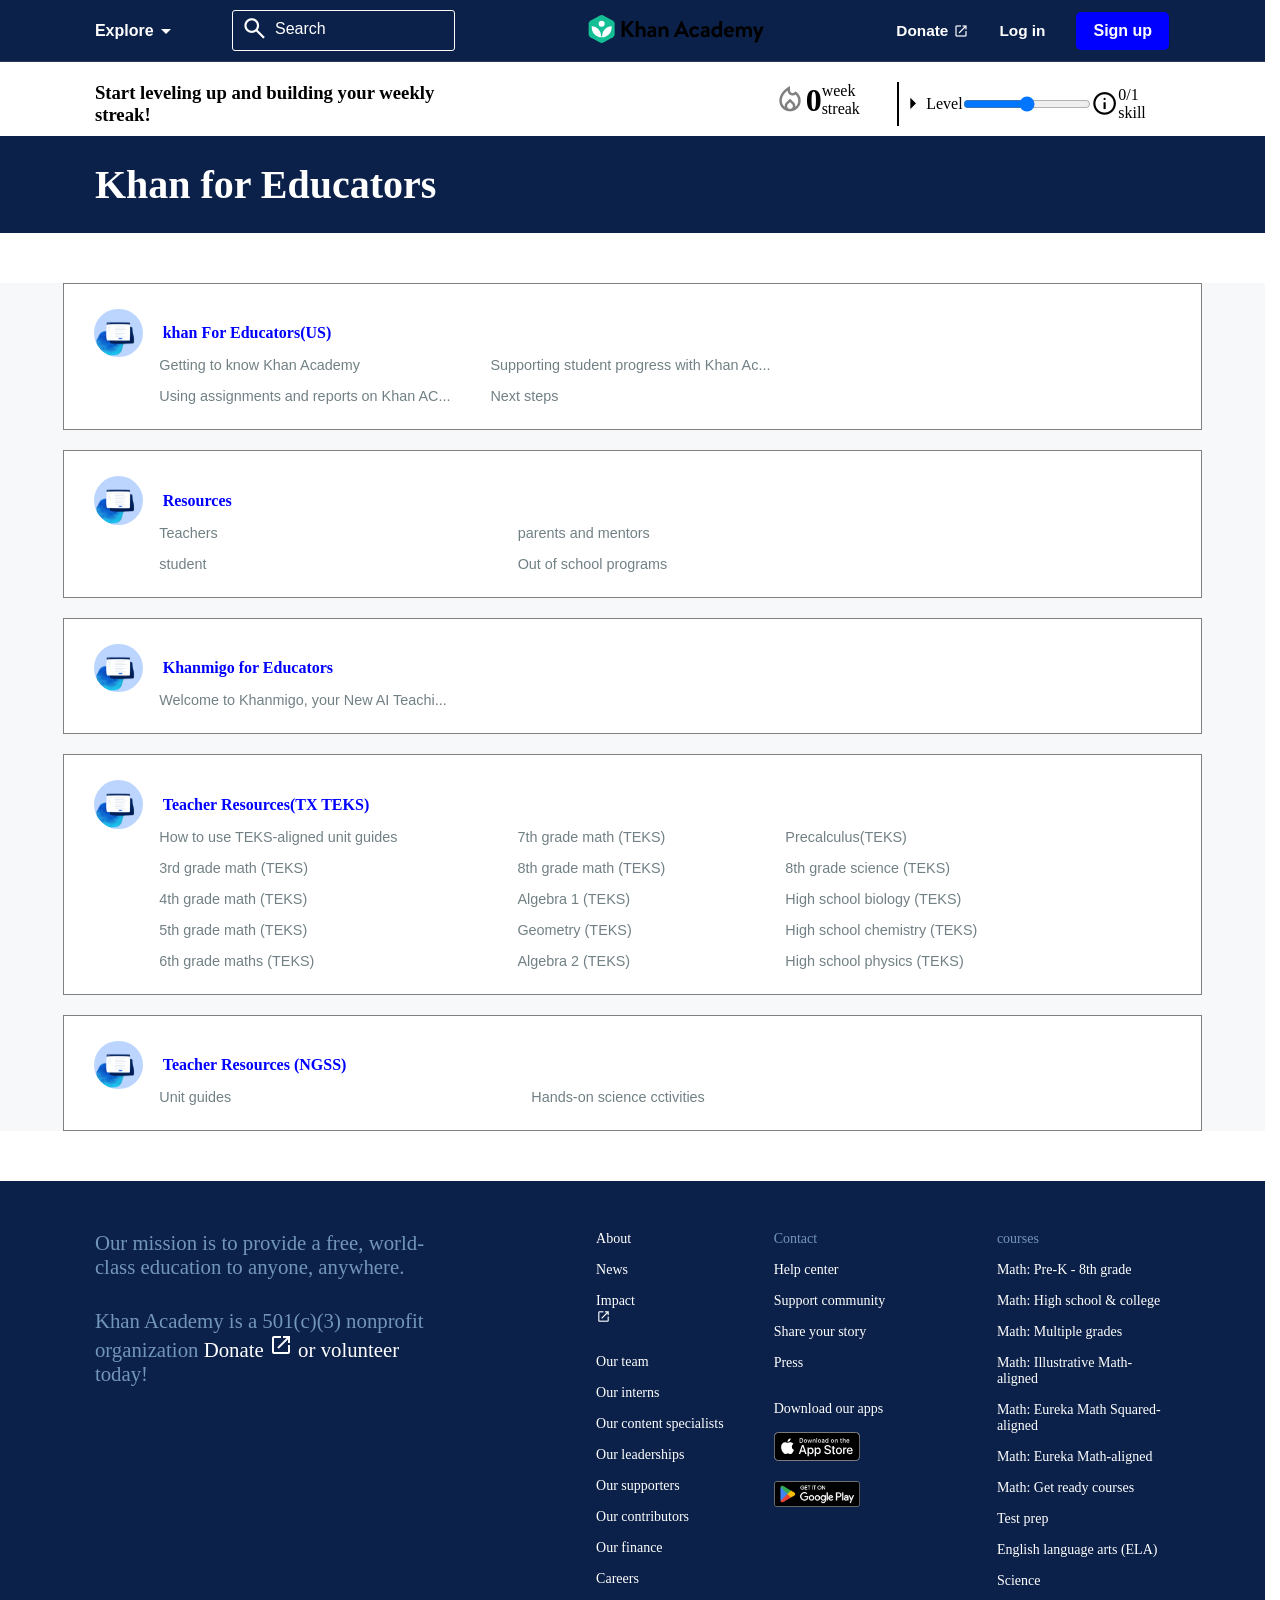
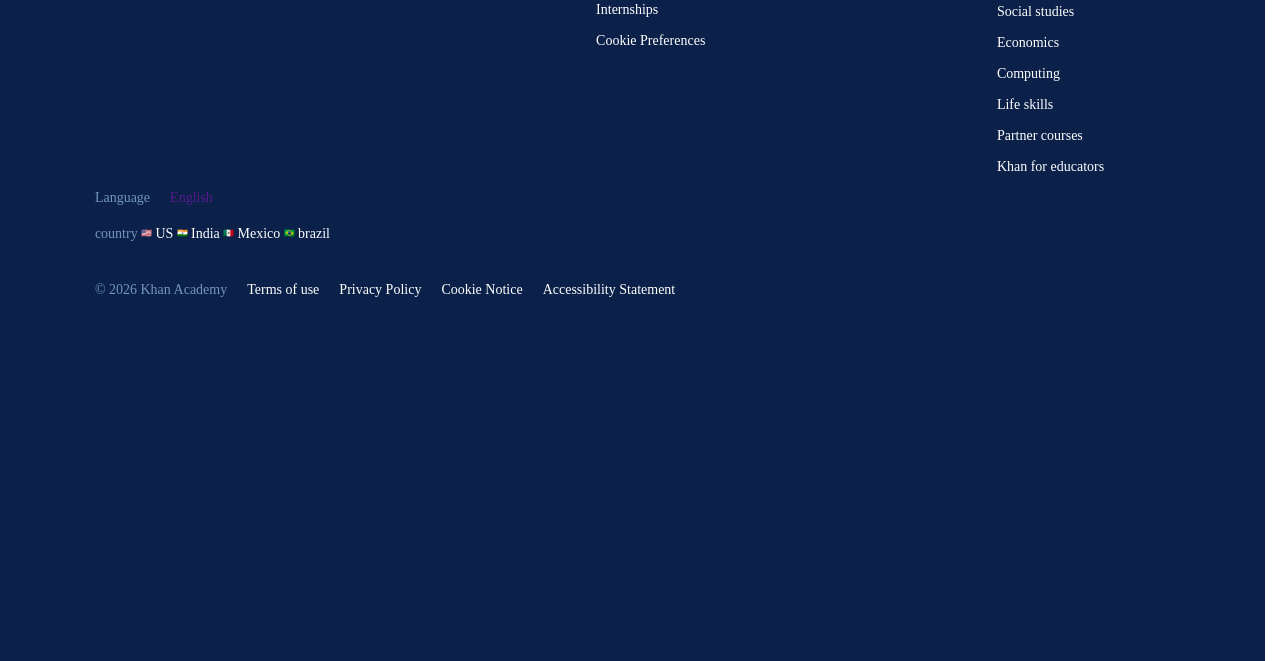
<file: HTML/khaneducators.html>
<!DOCTYPE html>
<html lang="en">

<head>
    <link rel="stylesheet" href="../CSS/khaneducators.css">
    <meta charset="UTF-8">
    <meta name="viewport" content="width=device-width, initial-scale=1.0">
    <link rel="stylesheet" href="https://fonts.googleapis.com/css2?family=Material+Symbols+Outlined" />
    <title>Document</title>
</head>

<body>
        <div class="Header">
            <div class="Header-1">
                <div class="Header-2">
                    <div class="headerr">
                        <p class="drop-down">Explore <span class="material-symbols-outlined">
                                arrow_drop_down
                            </span>
                            <div class="dropdown-menu">
                                <div class="drop-container">
                            <ul class="test_prep-li-1">
                                <li class="math"> <a href="">Math:Pre-k-8th Grade <span
                                            class="material-symbols-outlined">arrow_forward_ios</span></a>
                                    <div class="math-li">
                                        <ul>
                                            <li><a href="#" class="nn">MATH: PRE-K - 8TH GRADE</a></li>
                                            <li><a href="">Pre-K through grade 2 (Khan Kids)</a></li>
                                            <li><a href="">2nd grade</a></li>
                                            <li><a href="">4th grade</a></li>
                                            <li><a href="">5th grade</a></li>
                                            <li><a href="">6th grade</a></li>
                                            <li><a href="">7th grade</a></li>
                                            <li><a href="">8th grade</a></li>
                                            <li><a href="">Basic geometry and measurement</a></li>
                                            <li><a href="">See Pre-K - 8th grade Math</a></li>
                                        </ul>
                                    </div>
                                </li>
                                <li class="math"> <a href="">Math:High school & college <span class="material-symbols-outlined">arrow_forward_ios</span></a>
                                    <div class="math-li">
                                        <ul>
                                            <li><a href="#" class="nn">MATH: HIGH SCHOOL & COLLEGE</a></li>
                                            <li><a href="">Algebra 1</a></li>
                                            <li><a href="">Geometry</a></li>
                                            <li><a href="">Algebra 2</a></li>
                                            <li><a href="">Integrated math 1</a></li>
                                            <li><a href="">Integrated math 2</a></li>
                                            <li><a href="">Integrated math 3</a></li>
                                            <li><a href="">Trigonometry</a></li>
                                            <li><a href="">Precalculus</a></li>
                                            <li><a href="">High school statistics</a></li>
                                            <li><a href="">Statistics & probability</a></li>
                                            <li><a href="">College Algebra</a></li>
                                            <li><a href="">AP/College calculus AB</a></li>
                                            <li><a href="">AP/College Calculus BC</a></li>
                                            <li><a href="">AP/College Statistics</a></li>
                                            <li><a href="">Multivariable Calculus</a></li>
                                            <li><a href="">Differentia equations</a></li>
                                            <li><a href="">Linear Algebra</a></li>
                                            <li><a href="">See all Math</a></li>
                                        </ul>
                                    </div>
                                </li>
                                <li class="math">  <a href="">Math: Multiple grades <span class="material-symbols-outlined">
                                            arrow_forward_ios
                                        </span></a>  <div class="math-li">
                                        <ul>
                                            <li><a href="#" class="nn">MATH: MULTIPLE GRADES</a></li>
                                            <li><a href="">Early Math Review</a></li>
                                            <li><a href="">Arithmetic</a></li>
                                            <li><a href="">Basic gometry and measurement</a></li>
                                            <li><a href="">Pre-algebra</a></li>
                                            <li><a href="">Algebra basics</a></li>
                                        </ul>
                                    </div></li>
                                <li class="math"> <a href="">Math: Illusrative Math-aligned <span class="material-symbols-outlined">
                                            arrow_forward_ios
                                        </span></a>
                                         <div class="math-li">
                                        <ul>
                                            <li><a href="#" class="nn">MATH: ILLUSTATIVE MATH-ALIGNED</a></li>
                                            <li><a href="">3rd grade math</a></li>
                                            <li><a href="">4th grade math</a></li>
                                            <li><a href="">5th grade math</a></li>
                                            <li><a href="">6th grade math</a></li>
                                            <li><a href="">7th grade math</a></li>
                                            <li><a href="">8th grade math</a></li>
                                            <li><a href="">Algebra 1</a></li>
                                            <li><a href="">Integrated math 1</a></li>
                                            <li><a href="">High school statistics</a></li>
                                            <li><a href="">Statistics & probability</a></li>
                                            <li><a href="">College Algebra</a></li>
                                            <li><a href="">AP/College calculus AB</a></li>
                                            <li><a href="">AP/College Calculus BC</a></li>
                                            <li><a href="">AP/College Statistics</a></li>
                                            <li><a href="">Multivariable Calculus</a></li>
                                            <li><a href="">Differentia equations</a></li>
                                            <li><a href="">Linear Algebra</a></li>
                                            <li><a href="">See all Math</a></li>
                                        </ul>
                                    </div>
                                     </li>
                                <li class="math"> <a href="">Math: Eureka Math Squared-aligned <span
                                            class="material-symbols-outlined">
                                            arrow_forward_ios
                                        </span></a>   <div class="math-li">
                                        <ul>
                                            <li><a href="#" class="nn">MATH: EUREKA MATH SQUARED-ALIGNED</a></li>
                                            <li><a href="">3rd grade math NEW</a></li>
                                            <li><a href="">4th grade math NEW</a></li>
                                            <li><a href="">5th grade math NEW</a></li>
                                            <li><a href="">6th grade math NEW</a></li>
                                            <li><a href="">7th grade math NEW</a></li>
                                            <li><a href="">8th grade math NEW</a></li>
                                            <li><a href="">Algebra 1 NEW</a></li>
                                        </ul>
                                    </div>
                                 </li>
                                <li class="math"> <a href="">Math: Eureka Math-aligned <span class="material-symbols-outlined">
                                            arrow_forward_ios
                                        </span></a>
                                         <div class="math-li">
                                        <ul>
                                            <li><a href="#" class="nn">MATH: EUREKA MATH-ALIGNED</a></li>
                                            <li><a href="">3rd grade math</a></li>
                                            <li><a href="">4th grade math</a></li>
                                            <li><a href="">5th grade math</a></li>
                                            <li><a href="">6th grade math</a></li>
                                            <li><a href="">7th grade math</a></li>
                                            <li><a href="">8th grade math</a></li>
                                        </ul>
                                    </div>
                                     </li>
                                <li class="math"> <a href="">Math: Get ready courses <span class="material-symbols-outlined">
                                            arrow_forward_ios
                                        </span></a>
                                         <div class="math-li">
                                        <ul>
                                            <li><a href="#" class="nn">MATH: GET RAEDY COURSES</a></li>
                                            <li><a href="">Get ready for 3rd grade math</a></li>
                                            <li><a href="">Get ready for 4th grade math</a></li>
                                            <li><a href="">Get ready for 5th grade math</a></li>
                                            <li><a href="">Get ready for 6th grade math </a></li>
                                            <li><a href="">Get ready for 7th grade math</a></li>
                                            <li><a href="">Get ready for 8th grade math</a></li>
                                            <li><a href="">Get ready for Algebra 1</a></li>
                                            <li><a href="">Get ready for Geometry</a></li>
                                            <li><a href="">Get ready for Algebra 2</a></li>
                                            <li><a href="">Get ready for Precalculus</a></li>
                                            <li><a href="">Get ready for AP Calculus</a></li>
                                            <li><a href="">Get ready for AP Statistics</a></li>
                                        </ul>
                                    </div>
                                     </li>
                                <li class="math"> <a href="">Test prep <span class="material-symbols-outlined">
                                            arrow_forward_ios
                                        </span></a>
                                         <div class="math-li">
                                        <ul>
                                            <li><a href="#" class="nn">TEST PREP</a></li>
                                            <li><a href="">SAT Math</a></li>
                                            <li><a href="">SAT Reading and Writing</a></li>
                                            <li><a href="">Get ready for SAT Prep: Math NEW</a></li>
                                            <li><a href="">Get ready for SAT Prep: Reading and Writing </a></li>
                                            <li><a href="">LSAT</a></li>
                                            <li><a href="">MCAT</a></li>
                                        </ul>
                                    </div>
                                     </li>
                                <li class="math"> <a href="">English Language Arts(ELA)<span class="material-symbols-outlined">
                                            arrow_forward_ios
                                        </span></a>
                                         <div class="math-li">
                                        <ul>
                                            <li><a href="#" class="nn">ENGLISH LANGUAGE ARTS(ELA)</a></li>
                                            <li><a href="">Up to 2nd grade (Khan Kids)</a></li>
                                            <li><a href="">3rd grade</a></li>
                                            <li><a href="">4th grade reading and vocab NEW</a></li>
                                            <li><a href="">5th garde reading and vocab NEW</a></li>
                                            <li><a href="">6th grade raeding and vocab NEW</a></li>
                                            <li><a href="">7th grade reading and vocab NEW</a></li>
                                            <li><a href="">8th grade reading and vocab NEW</a></li>
                                            <li><a href="">9th grade reading and vocab NEW</a></li>
                                            <li><a href="">10th grade reading and vocab NEW</a></li>
                                            <li><a href="">Grammar</a></li>
                                            <li><a href="">See all English Language Arts(ELA)</a></li>
                                        </ul>
                                    </div>
                                     </li>
                                <li class="math"> <a href="">Science<span class="material-symbols-outlined">
                                            arrow_forward_ios
                                        </span></a>
                                        <div class="math-li">
                                        <ul>
                                             <li><a href="" class="nn">SCIENCE</a></li>
                                             <li><a href="">Middle school biology</a></li>
                                             <li><a href="">Middle school Earth and space science</a></li>
                                             <li><a href="">Middle school chemistry NEW</a></li>
                                             <li><a href="">Middle school physics NEW</a></li>
                                             <li><a href="">High school biology</a></li>
                                             <li><a href="">High school chemistry</a></li>
                                             <li><a href="">High school physics</a></li>
                                             <li><a href="">Hands-on science activities NEW</a></li>
                                             <li><a href="">Teacher resources (NGSS) NEW</a></li>
                                             <li><a href="">AP®︎/College Biology</a></li>
                                             <li><a href="">AP®︎/College Chemistry</a></li>
                                             <li><a href="">AP®︎/College Environmental Science</a></li>
                                             <li><a href="">AP®︎/College Physics 1</a></li>
                                             <li><a href="">AP®︎/College Physics 2</a></li>
                                             <li><a href="">Organic chemistry</a></li>
                                             <li><a href="">Cosmology and astronomy</a></li>
                                             <li><a href="">Electrical engineering</a></li>
                                             <li><a href="">See all Science</a></li>
                                        </ul>
                                    </div>
                                     </li>
                                <li class="math"> <a href="">Social studies <span class="material-symbols-outlined">
                                            arrow_forward_ios
                                        </span></a>
                                         <div class="math-li">
                                        <ul>
                                            <li><a href="" class="nn"> US history</a></li>
                                            <li><a href="">AP®︎/College US History</a></li>
                                            <li><a href="">US government and civics</a></li>
                                            <li><a href="">AP®︎/College US Government & Politics</a></li>
                                            <li><a href="">Constitution 101 NEW</a></li>
                                            <li><a href="">OER Project: World History NEW</a></li>
                                            <li><a href="">World history</a></li>
                                            <li><a href="">AP®︎/College World History</a></li>
                                            <li><a href="">Climate project</a></li>
                                            <li><a href="">Middle school Big History NEW</a></li>
                                            <li><a href="">Art history</a></li>
                                            <li><a href="">AP®︎/College Art History</a></li>
                                            <li><a href="">See all Social studies</a></li>
                                        </ul>
                                    </div>
                                     </li>
                                <li class="math"> <a href="">Economics <span class="material-symbols-outlined">
                                            arrow_forward_ios
                                        </span></a>
                                        <div class="math-li">
                                        <ul>
                                            <li><a href="" class="nn">ECONOMICS</a></li>
                                            <li><a href="">Macroeconomics</a></li>
                                            <li><a href="">AP®︎/College Macroeconomics</a></li>
                                            <li><a href="">Microeconomics</a></li>
                                            <li><a href="">AP®︎/College Microeconomics</a></li>
                                            <li><a href="">Finance and capital markets</a></li>
                                            <li><a href="">See all Economics</a></li>
                                        </ul>
                                    </div>
                                     </li>
                                <li class="math"> <a href="">Computing <span class="material-symbols-outlined">
                                            arrow_forward_ios
                                        </span></a>
                                         <div class="math-li">
                                        <ul>
                                            <li><a href="" class="nn">COMPUTING</a></li>
                                            <li><a href="">Intro to CS - Python NEW</a></li>
                                            <li><a href="">Computer programming</a></li>
                                            <li><a href="">AP®︎/College Computer Science Principles</a></li>
                                            <li><a href="">Computers and the Internet</a></li>
                                            <li><a href="">Computer science theory</a></li>
                                            <li><a href="">Pixar in a Box</a></li>
                                            <li><a href="">See all Computing</a></li>
                                     </ul>
                                    </div>
                                     </li>
                                <li class="math"> <a href="">Life skills <span class="material-symbols-outlined">
                                            arrow_forward_ios
                                        </span></a>
                                        <div class="math-li">
                                        <ul>
                                            <li><a href="" class="nn">LIFE SKILLS</a></li>
                                            <li><a href="">Social & emotional learning (Khan Kids)</a></li>
                                            <li><a href="">Khanmigo for students</a></li>
                                            <li><a href="">AI for education</a></li>
                                            <li><a href="">Financial literacy</a></li>
                                            <li><a href="">Internet safety</a></li>
                                            <li><a href="">Social media literacy</a></li>
                                            <li><a href="">Growth mindset</a></li>
                                            <li><a href="">College admissions</a></li>
                                            <li><a href="">Careers</a></li>
                                            <li><a href="">Personal finance</a></li>
                                            <li><a href="">See all Life Skills</a></li>
                                     </ul>
                                    </div>
                                     </li>
                                <li class="math"> <a href="">Partner courses <span class="material-symbols-outlined">
                                            arrow_forward_ios
                                        </span></a> 
                                         <div class="math-li">
                                        <ul>
                                            <li><a href="" class="nn">PARTNER COURSES</a></li>
                                            <li><a href="">Ancient Art</a></li>
                                            <li><a href="">Asian Art</a></li>
                                            <li><a href="">Biodiversity</a></li>
                                            <li><a href="">Music</a></li>
                                            <li><a href="">NASA</a></li>
                                            <li><a href="">Natural History</a></li>
                                            <li><a href="">New Zealand - Natural & cultural history</a></li>
                                            <li><a href="">NOVA Labs</a></li>
                                            <li><a href="">Philosophy</a></li>
                                     </ul>
                                    </div>
                                    </li>
                                <li class="math"> <a href="">Khan for Educators <span class="material-symbols-outlined">
                                            arrow_forward_ios
                                        </span></a>
                                         <div class="math-li">
                                        <ul>
                                            <li><a href="" class="nn">KHAN FOR EDUCATORS</a></li>
                                            <li><a href="">Khan for educators (US) NEW</a></li>
                                            <li><a href="">Khanmigo for educators NEW</a></li>
                                            <li><a href="">Khan for families</a></li>
                                            <li><a href=""></a></li>
                                            <li><a href=""></a></li>
                                     </ul>
                                    </div>
                                    </li>
                            </ul>
                        </div>
                        </div>
                        </p>

                    </div>
                    <div class="header">
                        <a href=""> <span class="material-symbols-outlined">
                                search
                            </span>Search</a>
                    </div>
                </div>
                <div class="image-1">
                    <img src="../MULTIMEDIA/IMAGES/download (15).svg" alt="">
                </div>
                <div class="Header-3">
                    <div class="headerrr">
                        <p class="headerrr-1">Donate <span class="material-symbols-outlined">
                                open_in_new
                            </span></p>
                        <a href="../HTML/login.html">Log in </a>
                    </div>
                    <div class="btn-1">
                        <a href="../HTML/signup.html">Sign up</a>
                    </div>
                </div>
                <div class="icon-1">
                    <span class="material-symbols-outlined">
                        search
                    </span>
                    <span class="material-symbols-outlined">
                        dehaze
                    </span>
                </div>
            </div>
        </div>

    <section class="sect-1">
        <section class="secti-1">
            <div class="bodyy">
                <div class="body-1">
                    <div class="kk">
                        <h3>Start leveling up and building your weekly streak!</h3>
                    </div>
                    <div class="week">
                        <span class="material-symbols-outlined">
                            local_fire_department
                        </span>
                        <h1>0</h1>
                        <p>week streak</p>
                    </div>
                </div>
                <div>
                    <div class="bodyy-2">
                        <span class="material-symbols-outlined">
                            arrow_right
                        </span>
                       <p>Level</p> <input type= "range">
                        <!-- <p>level 1_____________________</p> -->
                        <span class="material-symbols-outlined">
                            info
                        </span>
                        <p>0/1 skill</p>
                    </div>
                </div>
            </div>
        </section>
    </section>
    
    <section class="section-2">
        <section class="sectionn-2">
            <h1>Khan for Educators</h1>
        </section>
    </section>
    <section class="section-3">
        <section class="sectionn-3">
            <div>
            <div class="body-2">
                <div class="bod">
                    <img src="../MULTIMEDIA/IMAGES/khan4educators.png-f6e5e9-128c.png" alt="">
                    <h3>khan For Educators(US)</h3>
                </div>
                <div class="bodd">
                    <div class="inside">
                    <a href="">Getting to know Khan Academy </a>
                    <a href="">Using assignments and reports on Khan AC... </a>
                    </div>
                    <div class="inside">
                    <a href="">Supporting student progress with Khan Ac... </a>
                    <a href="">Next steps </a>
                    </div>
                </div>
            </div>

             <div class="body-3">
                <div class="bod">
                    <img src="../MULTIMEDIA/IMAGES/khan4educators.png-f6e5e9-128c.png" alt="">
                    <h3>Resources</h3>
                </div>
                <div class="boddd">
                    <div class="inside">
                    <a href="">Teachers</a>
                    <a href="">student </a>
                    </div>
                    <div class="inside">
                    <a href="">parents and mentors </a>
                    <a href="">Out of school programs</a>
                    </div>
                </div>
            </div>

            <div class="body-3">
                <div class="bod">
                    <img src="../MULTIMEDIA/IMAGES/khan4educators.png-f6e5e9-128c.png" alt="">
                    <h3>Khanmigo for Educators</h3>
                </div>
                <div class="boddd">
                    <div class="inside">
                    <a href="">Welcome to Khanmigo, your New AI Teachi...</a>
                    </div>
                </div>
            </div>


             <div class="body-3">
                <div class="bod">
                    <img src="../MULTIMEDIA/IMAGES/khan4educators.png-f6e5e9-128c.png" alt="">
                    <h3>Teacher Resources(TX TEKS)</h3>
                </div>
                <div class="bodddy">
                    <div class="inside">
                        <a href="">How to use TEKS-aligned unit guides</a>
                    <a href="">3rd grade math (TEKS)</a>
                    <a href="">4th grade math (TEKS) </a>
                    <a href="">5th grade math (TEKS)</a>
                    <a href="">6th grade maths (TEKS)</a>
                    </div>
                    <div class="inside">
                    <a href="">7th grade math (TEKS)</a>
                    <a href="">8th grade math (TEKS)</a>
                    <a href="">Algebra 1 (TEKS)</a>
                    <a href="">Geometry (TEKS)</a>
                    <a href="">Algebra 2 (TEKS)</a>
                    </div>
                    <div class="inside">
                        <a href="">Precalculus(TEKS)</a>
                        <a href="">8th grade science (TEKS)</a>
                        <a href="">High school biology (TEKS)</a>
                        <a href="">High school chemistry (TEKS)</a>
                        <a href="">High school physics (TEKS)</a>
                    </div>
                </div>
            </div>

             <div class="body-3">
                <div class="bod">
                    <img src="../MULTIMEDIA/IMAGES/khan4educators.png-f6e5e9-128c.png" alt="">
                    <h3>Teacher Resources (NGSS)</h3>
                </div>
                <div class="boddd">
                    <div class="inside">
                    <a href="">Unit guides</a>
                    </div>
                    <div class="inside">
                    <a href="">Hands-on science cctivities </a>
                    </div>
                </div>
            </div>
            </div>
        </section>
    </section>



     <section class="section-8">
        <section class="sectionn-8">
            <div class="sectionn-8one">
                <div class="sectionn-8i">
                    <p>Our mission is to provide a free, world-class education to anyone, anywhere.</p>
                    <p>Khan Academy is a 501(c)(3) nonprofit organization <span> Donate <span
                            class="material-symbols-outlined">
                            open_in_new
                        </span> or volunteer </span> today!</p>
                </div>
                <div class="sectionn-8two">
                    <div class="sectionn-8ii">
                        <a href="">About</a>
                        <a href="">News</a>
                        <a href="" class="ff">Impact <span class="material-symbols-outlined">
                                open_in_new
                            </span></a>
                        <a href=""></a>
                        <a href="">Our team</a>
                        <a href="">Our interns</a>
                        <a href="">Our content specialists</a>
                        <a href="">Our leaderships</a>
                        <a href="">Our supporters</a>
                        <a href="">Our contributors</a>
                        <a href="">Our finance</a>
                        <a href="">Careers</a>
                        <a href="">Internships</a>
                        <a href="">Cookie Preferences</a>
                    </div>
                    <div class="sectionn-8iii">
                        <a href="" class="rr">Contact</a>
                        <a href="">Help center</a>
                        <a href="">Support community</a>
                        <a href="">Share your story</a>
                        <a href="">Press</a>
                        <a href=""></a>
                        <div class="imgg">
                            <a href="">Download our apps</a>
                             <img src="../MULTIMEDIA/IMAGES/en-us.svg" alt="">
                            <img src="../MULTIMEDIA/IMAGES/en.png" alt=""> 
                        </div>
                    </div>
                    <div class="sectionn-8iv">
                        <a href="" class="rr">courses</a>
                        <a href="">Math: Pre-K - 8th grade </a>
                        <a href="">Math: High school & college </a>
                       <a href="">Math: Multiple grades </a>
                        <a href="">Math: Illustrative Math-aligned </a>
                        <a href="">Math: Eureka Math Squared-aligned </a>
                        <a href="">Math: Eureka Math-aligned </a>
                        <a href="">Math: Get ready courses </a>
                        <a href="../HTML/testprep.html">Test prep </a>
                        <a href="">English language arts (ELA) </a>
                        <a href="">Science </a>
                        <a href="">Social studies </a>
                        <a href="">Economics </a>
                        <a href="">Computing </a>
                        <a href="">Life skills </a>
                        <a href="">Partner courses </a>
                        <a href="../HTML/khaneducators.html">Khan for educators </a>
                    </div>
                </div>
            </div>
            <div class="last">
            <div class="last-1">
                <a href="" class="rr">Language</a>
                <a href="">English</a>
            </div>
            <div class="last-2">
                <a href="" class="rr">country</a>
                <img src="../MULTIMEDIA/IMAGES/us-flag.png" alt="">      
                <a href="">US <a href="">
                <img src="../MULTIMEDIA/IMAGES/india-flag.png" alt="">
                <a href="">India </a>
                <img src="../MULTIMEDIA/IMAGES/mexico-flag.png" alt="">
                <a href="">Mexico </a>
                <img src="../MULTIMEDIA/IMAGES/brazil-flag.png" alt="">
                <a href="">brazil</a>
            </div>
            <div class="last-3">
                <a href="" class="rr">© 2026 Khan Academy</a>
<a href="">Terms of use </a>
<a href="">Privacy Policy </a>
<a href="">Cookie Notice </a>
<a href="">Accessibility Statement </a>
            </div>
            </div>
        </section>
    </section>
</body>

</html>
</file>
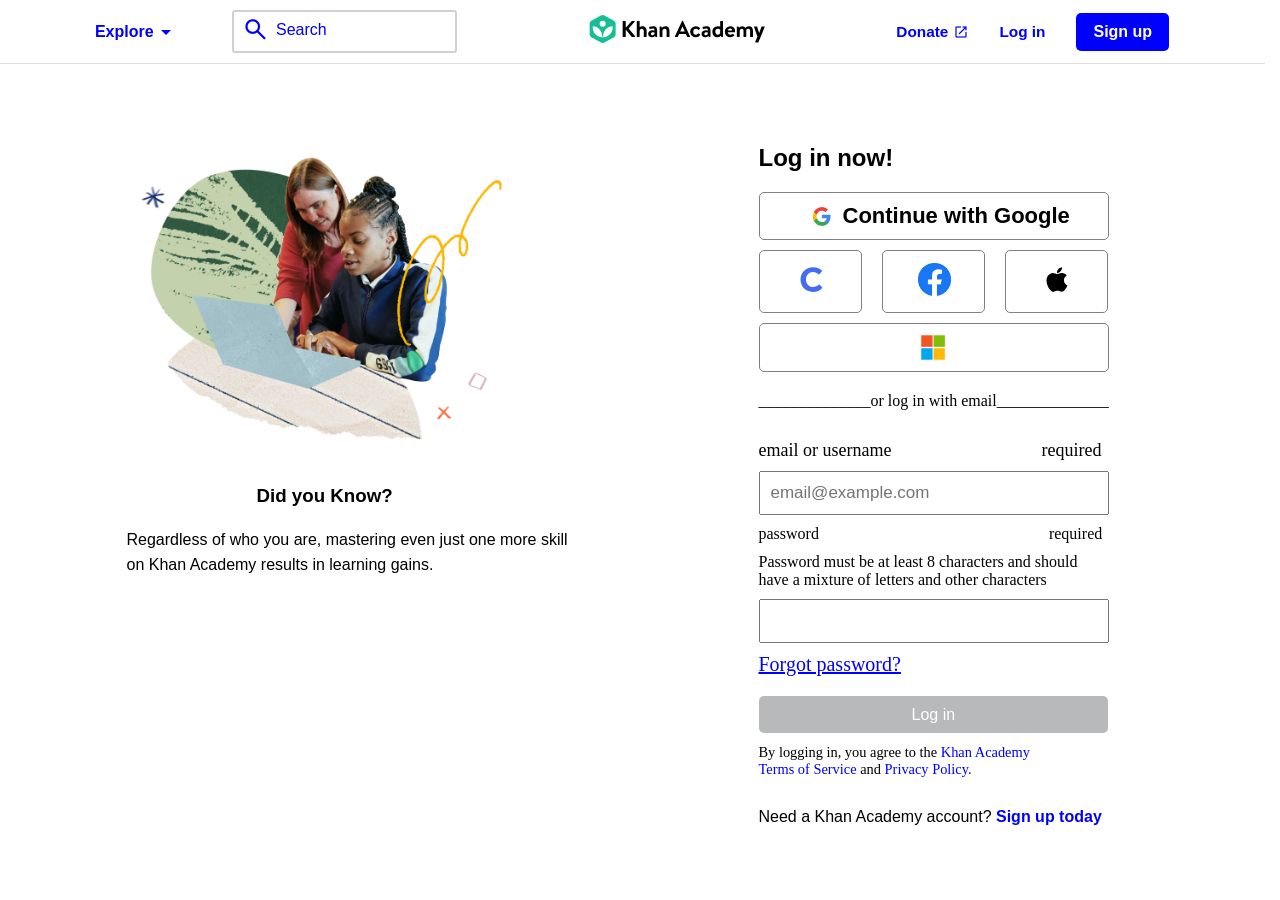
<file: HTML/login.html>
<!DOCTYPE html>
<html lang="en">

<head>
    <link rel="stylesheet" href="../CSS/login.css">
    <meta charset="UTF-8">
    <meta name="viewport" content="width=device-width, initial-scale=1.0">
    <link rel="stylesheet" href="https://fonts.googleapis.com/css2?family=Material+Symbols+Outlined" />
    <title>Document</title>
</head>

<body>
     <div class="Header">
            <div class="Header-1">
                <div class="Header-2">
                    <div class="headerr">
                        <p class="drop-down">Explore <span class="material-symbols-outlined">
                                arrow_drop_down
                            </span>
                            <div class="dropdown-menu">
                                <div class="drop-container">
                            <ul class="test_prep-li-1">
                                <li class="math"> <a href="">Math:Pre-k-8th Grade <span
                                            class="material-symbols-outlined">arrow_forward_ios</span></a>
                                    <div class="math-li">
                                        <ul>
                                            <li><a href="#" class="nn">MATH: PRE-K - 8TH GRADE</a></li>
                                            <li><a href="">Pre-K through grade 2 (Khan Kids)</a></li>
                                            <li><a href="">2nd grade</a></li>
                                            <li><a href="">4th grade</a></li>
                                            <li><a href="">5th grade</a></li>
                                            <li><a href="">6th grade</a></li>
                                            <li><a href="">7th grade</a></li>
                                            <li><a href="">8th grade</a></li>
                                            <li><a href="">Basic geometry and measurement</a></li>
                                            <li><a href="">See Pre-K - 8th grade Math</a></li>
                                        </ul>
                                    </div>
                                </li>
                                <li class="math"> <a href="">Math:High school & college <span class="material-symbols-outlined">arrow_forward_ios</span></a>
                                    <div class="math-li">
                                        <ul>
                                            <li><a href="#" class="nn">MATH: HIGH SCHOOL & COLLEGE</a></li>
                                            <li><a href="">Algebra 1</a></li>
                                            <li><a href="">Geometry</a></li>
                                            <li><a href="">Algebra 2</a></li>
                                            <li><a href="">Integrated math 1</a></li>
                                            <li><a href="">Integrated math 2</a></li>
                                            <li><a href="">Integrated math 3</a></li>
                                            <li><a href="">Trigonometry</a></li>
                                            <li><a href="">Precalculus</a></li>
                                            <li><a href="">High school statistics</a></li>
                                            <li><a href="">Statistics & probability</a></li>
                                            <li><a href="">College Algebra</a></li>
                                            <li><a href="">AP/College calculus AB</a></li>
                                            <li><a href="">AP/College Calculus BC</a></li>
                                            <li><a href="">AP/College Statistics</a></li>
                                            <li><a href="">Multivariable Calculus</a></li>
                                            <li><a href="">Differentia equations</a></li>
                                            <li><a href="">Linear Algebra</a></li>
                                            <li><a href="">See all Math</a></li>
                                        </ul>
                                    </div>
                                </li>
                                <li class="math">  <a href="">Math: Multiple grades <span class="material-symbols-outlined">
                                            arrow_forward_ios
                                        </span></a>  <div class="math-li">
                                        <ul>
                                            <li><a href="#" class="nn">MATH: MULTIPLE GRADES</a></li>
                                            <li><a href="">Early Math Review</a></li>
                                            <li><a href="">Arithmetic</a></li>
                                            <li><a href="">Basic gometry and measurement</a></li>
                                            <li><a href="">Pre-algebra</a></li>
                                            <li><a href="">Algebra basics</a></li>
                                        </ul>
                                    </div></li>
                                <li class="math"> <a href="">Math: Illusrative Math-aligned <span class="material-symbols-outlined">
                                            arrow_forward_ios
                                        </span></a>
                                         <div class="math-li">
                                        <ul>
                                            <li><a href="#" class="nn">MATH: ILLUSTATIVE MATH-ALIGNED</a></li>
                                            <li><a href="">3rd grade math</a></li>
                                            <li><a href="">4th grade math</a></li>
                                            <li><a href="">5th grade math</a></li>
                                            <li><a href="">6th grade math</a></li>
                                            <li><a href="">7th grade math</a></li>
                                            <li><a href="">8th grade math</a></li>
                                            <li><a href="">Algebra 1</a></li>
                                            <li><a href="">Integrated math 1</a></li>
                                            <li><a href="">High school statistics</a></li>
                                            <li><a href="">Statistics & probability</a></li>
                                            <li><a href="">College Algebra</a></li>
                                            <li><a href="">AP/College calculus AB</a></li>
                                            <li><a href="">AP/College Calculus BC</a></li>
                                            <li><a href="">AP/College Statistics</a></li>
                                            <li><a href="">Multivariable Calculus</a></li>
                                            <li><a href="">Differentia equations</a></li>
                                            <li><a href="">Linear Algebra</a></li>
                                            <li><a href="">See all Math</a></li>
                                        </ul>
                                    </div>
                                     </li>
                                <li class="math"> <a href="">Math: Eureka Math Squared-aligned <span
                                            class="material-symbols-outlined">
                                            arrow_forward_ios
                                        </span></a>   <div class="math-li">
                                        <ul>
                                            <li><a href="#" class="nn">MATH: EUREKA MATH SQUARED-ALIGNED</a></li>
                                            <li><a href="">3rd grade math NEW</a></li>
                                            <li><a href="">4th grade math NEW</a></li>
                                            <li><a href="">5th grade math NEW</a></li>
                                            <li><a href="">6th grade math NEW</a></li>
                                            <li><a href="">7th grade math NEW</a></li>
                                            <li><a href="">8th grade math NEW</a></li>
                                            <li><a href="">Algebra 1 NEW</a></li>
                                        </ul>
                                    </div>
                                 </li>
                                <li class="math"> <a href="">Math: Eureka Math-aligned <span class="material-symbols-outlined">
                                            arrow_forward_ios
                                        </span></a>
                                         <div class="math-li">
                                        <ul>
                                            <li><a href="#" class="nn">MATH: EUREKA MATH-ALIGNED</a></li>
                                            <li><a href="">3rd grade math</a></li>
                                            <li><a href="">4th grade math</a></li>
                                            <li><a href="">5th grade math</a></li>
                                            <li><a href="">6th grade math</a></li>
                                            <li><a href="">7th grade math</a></li>
                                            <li><a href="">8th grade math</a></li>
                                        </ul>
                                    </div>
                                     </li>
                                <li class="math"> <a href="">Math: Get ready courses <span class="material-symbols-outlined">
                                            arrow_forward_ios
                                        </span></a>
                                         <div class="math-li">
                                        <ul>
                                            <li><a href="#" class="nn">MATH: GET RAEDY COURSES</a></li>
                                            <li><a href="">Get ready for 3rd grade math</a></li>
                                            <li><a href="">Get ready for 4th grade math</a></li>
                                            <li><a href="">Get ready for 5th grade math</a></li>
                                            <li><a href="">Get ready for 6th grade math </a></li>
                                            <li><a href="">Get ready for 7th grade math</a></li>
                                            <li><a href="">Get ready for 8th grade math</a></li>
                                            <li><a href="">Get ready for Algebra 1</a></li>
                                            <li><a href="">Get ready for Geometry</a></li>
                                            <li><a href="">Get ready for Algebra 2</a></li>
                                            <li><a href="">Get ready for Precalculus</a></li>
                                            <li><a href="">Get ready for AP Calculus</a></li>
                                            <li><a href="">Get ready for AP Statistics</a></li>
                                        </ul>
                                    </div>
                                     </li>
                                <li class="math"> <a href="">Test prep <span class="material-symbols-outlined">
                                            arrow_forward_ios
                                        </span></a>
                                         <div class="math-li">
                                        <ul>
                                            <li><a href="#" class="nn">TEST PREP</a></li>
                                            <li><a href="">SAT Math</a></li>
                                            <li><a href="">SAT Reading and Writing</a></li>
                                            <li><a href="">Get ready for SAT Prep: Math NEW</a></li>
                                            <li><a href="">Get ready for SAT Prep: Reading and Writing </a></li>
                                            <li><a href="">LSAT</a></li>
                                            <li><a href="">MCAT</a></li>
                                        </ul>
                                    </div>
                                     </li>
                                <li class="math"> <a href="">English Language Arts(ELA)<span class="material-symbols-outlined">
                                            arrow_forward_ios
                                        </span></a>
                                         <div class="math-li">
                                        <ul>
                                            <li><a href="#" class="nn">ENGLISH LANGUAGE ARTS(ELA)</a></li>
                                            <li><a href="">Up to 2nd grade (Khan Kids)</a></li>
                                            <li><a href="">3rd grade</a></li>
                                            <li><a href="">4th grade reading and vocab NEW</a></li>
                                            <li><a href="">5th garde reading and vocab NEW</a></li>
                                            <li><a href="">6th grade raeding and vocab NEW</a></li>
                                            <li><a href="">7th grade reading and vocab NEW</a></li>
                                            <li><a href="">8th grade reading and vocab NEW</a></li>
                                            <li><a href="">9th grade reading and vocab NEW</a></li>
                                            <li><a href="">10th grade reading and vocab NEW</a></li>
                                            <li><a href="">Grammar</a></li>
                                            <li><a href="">See all English Language Arts(ELA)</a></li>
                                        </ul>
                                    </div>
                                     </li>
                                <li class="math"> <a href="">Science<span class="material-symbols-outlined">
                                            arrow_forward_ios
                                        </span></a>
                                        <div class="math-li">
                                        <ul>
                                             <li><a href="" class="nn">SCIENCE</a></li>
                                             <li><a href="">Middle school biology</a></li>
                                             <li><a href="">Middle school Earth and space science</a></li>
                                             <li><a href="">Middle school chemistry NEW</a></li>
                                             <li><a href="">Middle school physics NEW</a></li>
                                             <li><a href="">High school biology</a></li>
                                             <li><a href="">High school chemistry</a></li>
                                             <li><a href="">High school physics</a></li>
                                             <li><a href="">Hands-on science activities NEW</a></li>
                                             <li><a href="">Teacher resources (NGSS) NEW</a></li>
                                             <li><a href="">AP®︎/College Biology</a></li>
                                             <li><a href="">AP®︎/College Chemistry</a></li>
                                             <li><a href="">AP®︎/College Environmental Science</a></li>
                                             <li><a href="">AP®︎/College Physics 1</a></li>
                                             <li><a href="">AP®︎/College Physics 2</a></li>
                                             <li><a href="">Organic chemistry</a></li>
                                             <li><a href="">Cosmology and astronomy</a></li>
                                             <li><a href="">Electrical engineering</a></li>
                                             <li><a href="">See all Science</a></li>
                                        </ul>
                                    </div>
                                     </li>
                                <li class="math"> <a href="">Social studies <span class="material-symbols-outlined">
                                            arrow_forward_ios
                                        </span></a>
                                         <div class="math-li">
                                        <ul>
                                            <li><a href="" class="nn"> US history</a></li>
                                            <li><a href="">AP®︎/College US History</a></li>
                                            <li><a href="">US government and civics</a></li>
                                            <li><a href="">AP®︎/College US Government & Politics</a></li>
                                            <li><a href="">Constitution 101 NEW</a></li>
                                            <li><a href="">OER Project: World History NEW</a></li>
                                            <li><a href="">World history</a></li>
                                            <li><a href="">AP®︎/College World History</a></li>
                                            <li><a href="">Climate project</a></li>
                                            <li><a href="">Middle school Big History NEW</a></li>
                                            <li><a href="">Art history</a></li>
                                            <li><a href="">AP®︎/College Art History</a></li>
                                            <li><a href="">See all Social studies</a></li>
                                        </ul>
                                    </div>
                                     </li>
                                <li class="math"> <a href="">Economics <span class="material-symbols-outlined">
                                            arrow_forward_ios
                                        </span></a>
                                        <div class="math-li">
                                        <ul>
                                            <li><a href="" class="nn">ECONOMICS</a></li>
                                            <li><a href="">Macroeconomics</a></li>
                                            <li><a href="">AP®︎/College Macroeconomics</a></li>
                                            <li><a href="">Microeconomics</a></li>
                                            <li><a href="">AP®︎/College Microeconomics</a></li>
                                            <li><a href="">Finance and capital markets</a></li>
                                            <li><a href="">See all Economics</a></li>
                                        </ul>
                                    </div>
                                     </li>
                                <li class="math"> <a href="">Computing <span class="material-symbols-outlined">
                                            arrow_forward_ios
                                        </span></a>
                                         <div class="math-li">
                                        <ul>
                                            <li><a href="" class="nn">COMPUTING</a></li>
                                            <li><a href="">Intro to CS - Python NEW</a></li>
                                            <li><a href="">Computer programming</a></li>
                                            <li><a href="">AP®︎/College Computer Science Principles</a></li>
                                            <li><a href="">Computers and the Internet</a></li>
                                            <li><a href="">Computer science theory</a></li>
                                            <li><a href="">Pixar in a Box</a></li>
                                            <li><a href="">See all Computing</a></li>
                                     </ul>
                                    </div>
                                     </li>
                                <li class="math"> <a href="">Life skills <span class="material-symbols-outlined">
                                            arrow_forward_ios
                                        </span></a>
                                        <div class="math-li">
                                        <ul>
                                            <li><a href="" class="nn">LIFE SKILLS</a></li>
                                            <li><a href="">Social & emotional learning (Khan Kids)</a></li>
                                            <li><a href="">Khanmigo for students</a></li>
                                            <li><a href="">AI for education</a></li>
                                            <li><a href="">Financial literacy</a></li>
                                            <li><a href="">Internet safety</a></li>
                                            <li><a href="">Social media literacy</a></li>
                                            <li><a href="">Growth mindset</a></li>
                                            <li><a href="">College admissions</a></li>
                                            <li><a href="">Careers</a></li>
                                            <li><a href="">Personal finance</a></li>
                                            <li><a href="">See all Life Skills</a></li>
                                     </ul>
                                    </div>
                                     </li>
                                <li class="math"> <a href="">Partner courses <span class="material-symbols-outlined">
                                            arrow_forward_ios
                                        </span></a> 
                                         <div class="math-li">
                                        <ul>
                                            <li><a href="" class="nn">PARTNER COURSES</a></li>
                                            <li><a href="">Ancient Art</a></li>
                                            <li><a href="">Asian Art</a></li>
                                            <li><a href="">Biodiversity</a></li>
                                            <li><a href="">Music</a></li>
                                            <li><a href="">NASA</a></li>
                                            <li><a href="">Natural History</a></li>
                                            <li><a href="">New Zealand - Natural & cultural history</a></li>
                                            <li><a href="">NOVA Labs</a></li>
                                            <li><a href="">Philosophy</a></li>
                                     </ul>
                                    </div>
                                    </li>
                                <li class="math"> <a href="">Khan for Educators <span class="material-symbols-outlined">
                                            arrow_forward_ios
                                        </span></a>
                                         <div class="math-li">
                                        <ul>
                                            <li><a href="" class="nn">KHAN FOR EDUCATORS</a></li>
                                            <li><a href="">Khan for educators (US) NEW</a></li>
                                            <li><a href="">Khanmigo for educators NEW</a></li>
                                            <li><a href="">Khan for families</a></li>
                                            <li><a href=""></a></li>
                                            <li><a href=""></a></li>
                                     </ul>
                                    </div>
                                    </li>
                            </ul>
                        </div>
                        </div>
                        </p>

                    </div>
                    <div class="header">
                        <a href=""> <span class="material-symbols-outlined">
                                search
                            </span>Search</a>
                    </div>
                </div>
                <div class="image-1">
                    <img src="../MULTIMEDIA/IMAGES/download (15).svg" alt="">
                </div>
                <div class="Header-3">
                    <div class="headerrr">
                        <p class="headerrr-1">Donate <span class="material-symbols-outlined">
                                open_in_new
                            </span></p>
                        <a href="../HTML/login.html">Log in </a>
                    </div>
                    <div class="btn-1">
                        <a href="../HTML/signup.html">Sign up</a>
                    </div>
                </div>
                <div class="icon-1">
                    <span class="material-symbols-outlined">
                        search
                    </span>
                    <span class="material-symbols-outlined">
                        dehaze
                    </span>
                </div>
            </div>
        </div>
    <section class="section-1">
        <section class="sectionn-1">
            <div class="onee">
            <div class="sectionn-1i">
                <img src="../MULTIMEDIA/IMAGES/log-in-hero@2x.png" alt="">
                <div class="middle">
                    <h3>Did you Know?</h3>
                    <p>Regardless of who you are, mastering even just one more skill on Khan Academy results in learning
                        gains.</p>
                </div>
            </div>
            <div class="twoo">
                <div class="boxes">
                    <h2>Log in now!</h2>
                    </div>
                    <div class="box-1">
                        <img src="../MULTIMEDIA/IMAGES/download (2).svg" alt="">
                        <h4>Continue with Google</h4>
                    </div>
                <div class="boxes-2">
                    <div class="boxx">
                        <img src="../MULTIMEDIA/IMAGES/download (3).svg" alt="">
                    </div>
                    <div class="boxx">
                        <img src="../MULTIMEDIA/IMAGES/download.png" alt="">
                    </div>
                     <div class="boxx">
                        <img src="../MULTIMEDIA/IMAGES/download (4).svg" alt="">
                    </div>
                </div>
                <div class="box-2">
                    <img src="../MULTIMEDIA/IMAGES/download (1).png" alt="">
                </div>
                <div class="log">
                    <p>______________or log in with email______________</p>
                </div>
                <div class="or">
                    or log in with email
                </div>
                <div class="required">
                    <p>email or username</p>
                    <p>required</p>
                </div>
                <div class="email">
                    <input type="text" name="" id="" placeholder="email@example.com">
                </div>
                <div class="requiredd">
                    <p>password</p>
                    <p>required</p>
                </div>
                <div class="pass">
                    <p>
                        Password must be at least 8 characters and should have a mixture of letters and other characters
                    </p>
                </div>
                <div class="email">
                    <input type="text" name="" id="">
                </div>
                <div class="forgot">
                    <a href="">Forgot password?</a>
                </div>
                <div class="log-in">
                    <a href="">Log in</a>
                </div>
                <div class="by">
                    <p>By logging in, you agree to the <a href="">Khan Academy Terms of Service </a> and <a href=""> Privacy Policy. </a></p>
                </div>
                <div class="need">
                    <p>Need a Khan Academy account? <a href="">Sign up today</a></p>
                </div>
            </div>
            </div>
        </section>
        </section-1>
</body>

</html>
</file>
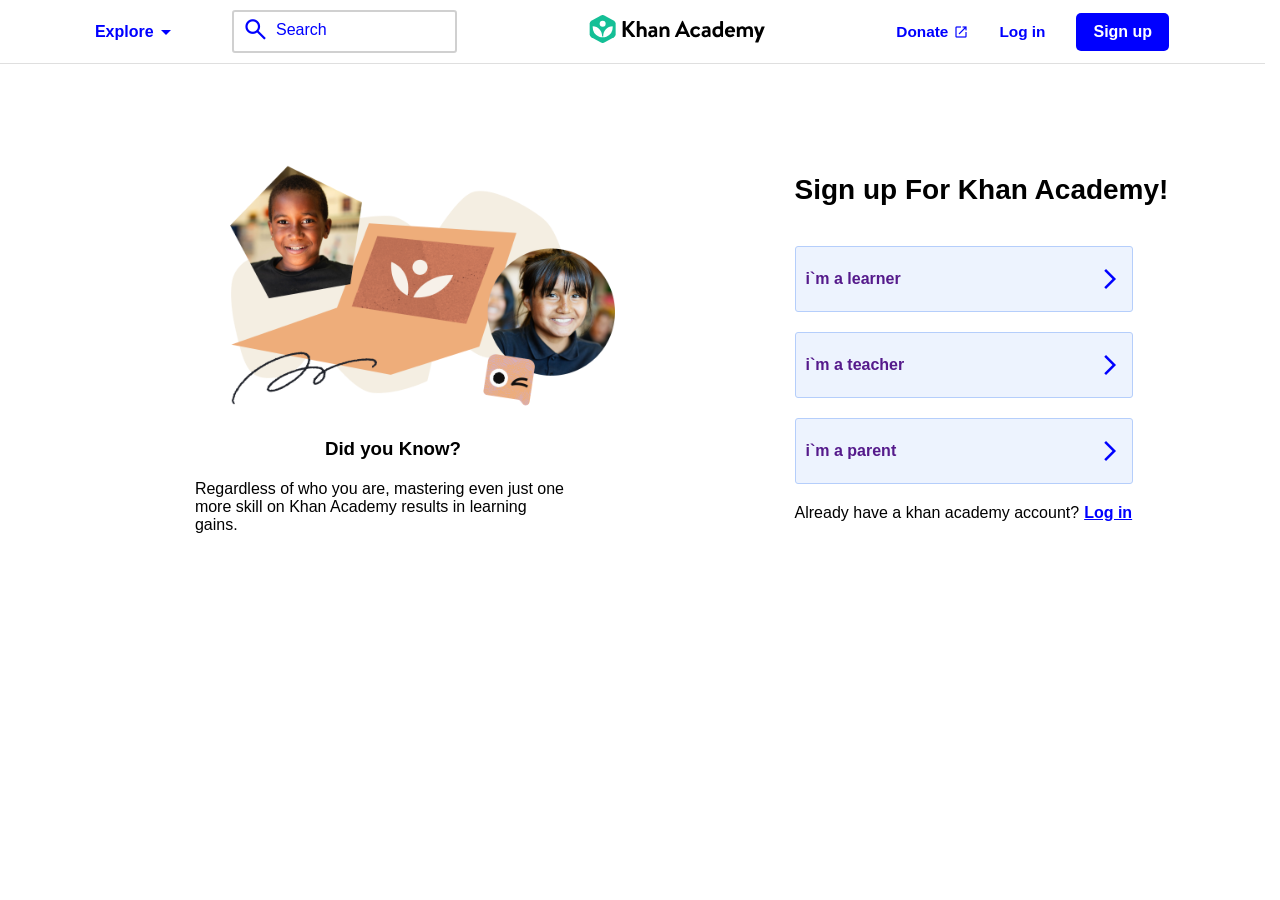
<file: HTML/signup.html>
<!DOCTYPE html>
<html lang="en">

<head>
    <link rel="stylesheet" href="../CSS/signup.css">
    <meta charset="UTF-8">
    <meta name="viewport" content="width=device-width, initial-scale=1.0">
    <link rel="stylesheet" href="https://fonts.googleapis.com/css2?family=Material+Symbols+Outlined" />
    <title>Document</title>
</head>
<body>
     <div class="Header">
            <div class="Header-1">
                <div class="Header-2">
                    <div class="headerr">
                        <p class="drop-down">Explore <span class="material-symbols-outlined">
                                arrow_drop_down
                            </span>
                            <div class="dropdown-menu">
                                <div class="drop-container">
                            <ul class="test_prep-li-1">
                                <li class="math"> <a href="">Math:Pre-k-8th Grade <span
                                            class="material-symbols-outlined">arrow_forward_ios</span></a>
                                    <div class="math-li">
                                        <ul>
                                            <li><a href="#" class="nn">MATH: PRE-K - 8TH GRADE</a></li>
                                            <li><a href="">Pre-K through grade 2 (Khan Kids)</a></li>
                                            <li><a href="">2nd grade</a></li>
                                            <li><a href="">4th grade</a></li>
                                            <li><a href="">5th grade</a></li>
                                            <li><a href="">6th grade</a></li>
                                            <li><a href="">7th grade</a></li>
                                            <li><a href="">8th grade</a></li>
                                            <li><a href="">Basic geometry and measurement</a></li>
                                            <li><a href="">See Pre-K - 8th grade Math</a></li>
                                        </ul>
                                    </div>
                                </li>
                                <li class="math"> <a href="">Math:High school & college <span class="material-symbols-outlined">arrow_forward_ios</span></a>
                                    <div class="math-li">
                                        <ul>
                                            <li><a href="#" class="nn">MATH: HIGH SCHOOL & COLLEGE</a></li>
                                            <li><a href="">Algebra 1</a></li>
                                            <li><a href="">Geometry</a></li>
                                            <li><a href="">Algebra 2</a></li>
                                            <li><a href="">Integrated math 1</a></li>
                                            <li><a href="">Integrated math 2</a></li>
                                            <li><a href="">Integrated math 3</a></li>
                                            <li><a href="">Trigonometry</a></li>
                                            <li><a href="">Precalculus</a></li>
                                            <li><a href="">High school statistics</a></li>
                                            <li><a href="">Statistics & probability</a></li>
                                            <li><a href="">College Algebra</a></li>
                                            <li><a href="">AP/College calculus AB</a></li>
                                            <li><a href="">AP/College Calculus BC</a></li>
                                            <li><a href="">AP/College Statistics</a></li>
                                            <li><a href="">Multivariable Calculus</a></li>
                                            <li><a href="">Differentia equations</a></li>
                                            <li><a href="">Linear Algebra</a></li>
                                            <li><a href="">See all Math</a></li>
                                        </ul>
                                    </div>
                                </li>
                                <li class="math">  <a href="">Math: Multiple grades <span class="material-symbols-outlined">
                                            arrow_forward_ios
                                        </span></a>  <div class="math-li">
                                        <ul>
                                            <li><a href="#" class="nn">MATH: MULTIPLE GRADES</a></li>
                                            <li><a href="">Early Math Review</a></li>
                                            <li><a href="">Arithmetic</a></li>
                                            <li><a href="">Basic gometry and measurement</a></li>
                                            <li><a href="">Pre-algebra</a></li>
                                            <li><a href="">Algebra basics</a></li>
                                        </ul>
                                    </div></li>
                                <li class="math"> <a href="">Math: Illusrative Math-aligned <span class="material-symbols-outlined">
                                            arrow_forward_ios
                                        </span></a>
                                         <div class="math-li">
                                        <ul>
                                            <li><a href="#" class="nn">MATH: ILLUSTATIVE MATH-ALIGNED</a></li>
                                            <li><a href="">3rd grade math</a></li>
                                            <li><a href="">4th grade math</a></li>
                                            <li><a href="">5th grade math</a></li>
                                            <li><a href="">6th grade math</a></li>
                                            <li><a href="">7th grade math</a></li>
                                            <li><a href="">8th grade math</a></li>
                                            <li><a href="">Algebra 1</a></li>
                                            <li><a href="">Integrated math 1</a></li>
                                            <li><a href="">High school statistics</a></li>
                                            <li><a href="">Statistics & probability</a></li>
                                            <li><a href="">College Algebra</a></li>
                                            <li><a href="">AP/College calculus AB</a></li>
                                            <li><a href="">AP/College Calculus BC</a></li>
                                            <li><a href="">AP/College Statistics</a></li>
                                            <li><a href="">Multivariable Calculus</a></li>
                                            <li><a href="">Differentia equations</a></li>
                                            <li><a href="">Linear Algebra</a></li>
                                            <li><a href="">See all Math</a></li>
                                        </ul>
                                    </div>
                                     </li>
                                <li class="math"> <a href="">Math: Eureka Math Squared-aligned <span
                                            class="material-symbols-outlined">
                                            arrow_forward_ios
                                        </span></a>   <div class="math-li">
                                        <ul>
                                            <li><a href="#" class="nn">MATH: EUREKA MATH SQUARED-ALIGNED</a></li>
                                            <li><a href="">3rd grade math NEW</a></li>
                                            <li><a href="">4th grade math NEW</a></li>
                                            <li><a href="">5th grade math NEW</a></li>
                                            <li><a href="">6th grade math NEW</a></li>
                                            <li><a href="">7th grade math NEW</a></li>
                                            <li><a href="">8th grade math NEW</a></li>
                                            <li><a href="">Algebra 1 NEW</a></li>
                                        </ul>
                                    </div>
                                 </li>
                                <li class="math"> <a href="">Math: Eureka Math-aligned <span class="material-symbols-outlined">
                                            arrow_forward_ios
                                        </span></a>
                                         <div class="math-li">
                                        <ul>
                                            <li><a href="#" class="nn">MATH: EUREKA MATH-ALIGNED</a></li>
                                            <li><a href="">3rd grade math</a></li>
                                            <li><a href="">4th grade math</a></li>
                                            <li><a href="">5th grade math</a></li>
                                            <li><a href="">6th grade math</a></li>
                                            <li><a href="">7th grade math</a></li>
                                            <li><a href="">8th grade math</a></li>
                                        </ul>
                                    </div>
                                     </li>
                                <li class="math"> <a href="">Math: Get ready courses <span class="material-symbols-outlined">
                                            arrow_forward_ios
                                        </span></a>
                                         <div class="math-li">
                                        <ul>
                                            <li><a href="#" class="nn">MATH: GET RAEDY COURSES</a></li>
                                            <li><a href="">Get ready for 3rd grade math</a></li>
                                            <li><a href="">Get ready for 4th grade math</a></li>
                                            <li><a href="">Get ready for 5th grade math</a></li>
                                            <li><a href="">Get ready for 6th grade math </a></li>
                                            <li><a href="">Get ready for 7th grade math</a></li>
                                            <li><a href="">Get ready for 8th grade math</a></li>
                                            <li><a href="">Get ready for Algebra 1</a></li>
                                            <li><a href="">Get ready for Geometry</a></li>
                                            <li><a href="">Get ready for Algebra 2</a></li>
                                            <li><a href="">Get ready for Precalculus</a></li>
                                            <li><a href="">Get ready for AP Calculus</a></li>
                                            <li><a href="">Get ready for AP Statistics</a></li>
                                        </ul>
                                    </div>
                                     </li>
                                <li class="math"> <a href="">Test prep <span class="material-symbols-outlined">
                                            arrow_forward_ios
                                        </span></a>
                                         <div class="math-li">
                                        <ul>
                                            <li><a href="#" class="nn">TEST PREP</a></li>
                                            <li><a href="">SAT Math</a></li>
                                            <li><a href="">SAT Reading and Writing</a></li>
                                            <li><a href="">Get ready for SAT Prep: Math NEW</a></li>
                                            <li><a href="">Get ready for SAT Prep: Reading and Writing </a></li>
                                            <li><a href="">LSAT</a></li>
                                            <li><a href="">MCAT</a></li>
                                        </ul>
                                    </div>
                                     </li>
                                <li class="math"> <a href="">English Language Arts(ELA)<span class="material-symbols-outlined">
                                            arrow_forward_ios
                                        </span></a>
                                         <div class="math-li">
                                        <ul>
                                            <li><a href="#" class="nn">ENGLISH LANGUAGE ARTS(ELA)</a></li>
                                            <li><a href="">Up to 2nd grade (Khan Kids)</a></li>
                                            <li><a href="">3rd grade</a></li>
                                            <li><a href="">4th grade reading and vocab NEW</a></li>
                                            <li><a href="">5th garde reading and vocab NEW</a></li>
                                            <li><a href="">6th grade raeding and vocab NEW</a></li>
                                            <li><a href="">7th grade reading and vocab NEW</a></li>
                                            <li><a href="">8th grade reading and vocab NEW</a></li>
                                            <li><a href="">9th grade reading and vocab NEW</a></li>
                                            <li><a href="">10th grade reading and vocab NEW</a></li>
                                            <li><a href="">Grammar</a></li>
                                            <li><a href="">See all English Language Arts(ELA)</a></li>
                                        </ul>
                                    </div>
                                     </li>
                                <li class="math"> <a href="">Science<span class="material-symbols-outlined">
                                            arrow_forward_ios
                                        </span></a>
                                        <div class="math-li">
                                        <ul>
                                             <li><a href="" class="nn">SCIENCE</a></li>
                                             <li><a href="">Middle school biology</a></li>
                                             <li><a href="">Middle school Earth and space science</a></li>
                                             <li><a href="">Middle school chemistry NEW</a></li>
                                             <li><a href="">Middle school physics NEW</a></li>
                                             <li><a href="">High school biology</a></li>
                                             <li><a href="">High school chemistry</a></li>
                                             <li><a href="">High school physics</a></li>
                                             <li><a href="">Hands-on science activities NEW</a></li>
                                             <li><a href="">Teacher resources (NGSS) NEW</a></li>
                                             <li><a href="">AP®︎/College Biology</a></li>
                                             <li><a href="">AP®︎/College Chemistry</a></li>
                                             <li><a href="">AP®︎/College Environmental Science</a></li>
                                             <li><a href="">AP®︎/College Physics 1</a></li>
                                             <li><a href="">AP®︎/College Physics 2</a></li>
                                             <li><a href="">Organic chemistry</a></li>
                                             <li><a href="">Cosmology and astronomy</a></li>
                                             <li><a href="">Electrical engineering</a></li>
                                             <li><a href="">See all Science</a></li>
                                        </ul>
                                    </div>
                                     </li>
                                <li class="math"> <a href="">Social studies <span class="material-symbols-outlined">
                                            arrow_forward_ios
                                        </span></a>
                                         <div class="math-li">
                                        <ul>
                                            <li><a href="" class="nn"> US history</a></li>
                                            <li><a href="">AP®︎/College US History</a></li>
                                            <li><a href="">US government and civics</a></li>
                                            <li><a href="">AP®︎/College US Government & Politics</a></li>
                                            <li><a href="">Constitution 101 NEW</a></li>
                                            <li><a href="">OER Project: World History NEW</a></li>
                                            <li><a href="">World history</a></li>
                                            <li><a href="">AP®︎/College World History</a></li>
                                            <li><a href="">Climate project</a></li>
                                            <li><a href="">Middle school Big History NEW</a></li>
                                            <li><a href="">Art history</a></li>
                                            <li><a href="">AP®︎/College Art History</a></li>
                                            <li><a href="">See all Social studies</a></li>
                                        </ul>
                                    </div>
                                     </li>
                                <li class="math"> <a href="">Economics <span class="material-symbols-outlined">
                                            arrow_forward_ios
                                        </span></a>
                                        <div class="math-li">
                                        <ul>
                                            <li><a href="" class="nn">ECONOMICS</a></li>
                                            <li><a href="">Macroeconomics</a></li>
                                            <li><a href="">AP®︎/College Macroeconomics</a></li>
                                            <li><a href="">Microeconomics</a></li>
                                            <li><a href="">AP®︎/College Microeconomics</a></li>
                                            <li><a href="">Finance and capital markets</a></li>
                                            <li><a href="">See all Economics</a></li>
                                        </ul>
                                    </div>
                                     </li>
                                <li class="math"> <a href="">Computing <span class="material-symbols-outlined">
                                            arrow_forward_ios
                                        </span></a>
                                         <div class="math-li">
                                        <ul>
                                            <li><a href="" class="nn">COMPUTING</a></li>
                                            <li><a href="">Intro to CS - Python NEW</a></li>
                                            <li><a href="">Computer programming</a></li>
                                            <li><a href="">AP®︎/College Computer Science Principles</a></li>
                                            <li><a href="">Computers and the Internet</a></li>
                                            <li><a href="">Computer science theory</a></li>
                                            <li><a href="">Pixar in a Box</a></li>
                                            <li><a href="">See all Computing</a></li>
                                     </ul>
                                    </div>
                                     </li>
                                <li class="math"> <a href="">Life skills <span class="material-symbols-outlined">
                                            arrow_forward_ios
                                        </span></a>
                                        <div class="math-li">
                                        <ul>
                                            <li><a href="" class="nn">LIFE SKILLS</a></li>
                                            <li><a href="">Social & emotional learning (Khan Kids)</a></li>
                                            <li><a href="">Khanmigo for students</a></li>
                                            <li><a href="">AI for education</a></li>
                                            <li><a href="">Financial literacy</a></li>
                                            <li><a href="">Internet safety</a></li>
                                            <li><a href="">Social media literacy</a></li>
                                            <li><a href="">Growth mindset</a></li>
                                            <li><a href="">College admissions</a></li>
                                            <li><a href="">Careers</a></li>
                                            <li><a href="">Personal finance</a></li>
                                            <li><a href="">See all Life Skills</a></li>
                                     </ul>
                                    </div>
                                     </li>
                                <li class="math"> <a href="">Partner courses <span class="material-symbols-outlined">
                                            arrow_forward_ios
                                        </span></a> 
                                         <div class="math-li">
                                        <ul>
                                            <li><a href="" class="nn">PARTNER COURSES</a></li>
                                            <li><a href="">Ancient Art</a></li>
                                            <li><a href="">Asian Art</a></li>
                                            <li><a href="">Biodiversity</a></li>
                                            <li><a href="">Music</a></li>
                                            <li><a href="">NASA</a></li>
                                            <li><a href="">Natural History</a></li>
                                            <li><a href="">New Zealand - Natural & cultural history</a></li>
                                            <li><a href="">NOVA Labs</a></li>
                                            <li><a href="">Philosophy</a></li>
                                     </ul>
                                    </div>
                                    </li>
                                <li class="math"> <a href="">Khan for Educators <span class="material-symbols-outlined">
                                            arrow_forward_ios
                                        </span></a>
                                         <div class="math-li">
                                        <ul>
                                            <li><a href="" class="nn">KHAN FOR EDUCATORS</a></li>
                                            <li><a href="">Khan for educators (US) NEW</a></li>
                                            <li><a href="">Khanmigo for educators NEW</a></li>
                                            <li><a href="">Khan for families</a></li>
                                            <li><a href=""></a></li>
                                            <li><a href=""></a></li>
                                     </ul>
                                    </div>
                                    </li>
                            </ul>
                        </div>
                        </div>
                        </p>

                    </div>
                    <div class="header">
                        <a href=""> <span class="material-symbols-outlined">
                                search
                            </span>Search</a>
                    </div>
                </div>
                <div class="image-1">
                    <img src="../MULTIMEDIA/IMAGES/download (15).svg" alt="">
                </div>
                <div class="Header-3">
                    <div class="headerrr">
                        <p class="headerrr-1">Donate <span class="material-symbols-outlined">
                                open_in_new
                            </span></p>
                        <a href="../HTML/login.html">Log in </a>
                    </div>
                    <div class="btn-1">
                        <a href="../HTML/signup.html">Sign up</a>
                    </div>
                </div>
                <div class="icon-1">
                    <span class="material-symbols-outlined">
                        search
                    </span>
                    <span class="material-symbols-outlined">
                        dehaze
                    </span>
                </div>
            </div>
        </div>
    <section class="section-1">
        <section class="sectionn-1">
            <div class="sectionn-1i">
                <img src="../MULTIMEDIA/IMAGES/role-hero.png" alt="">
                <div class="middle">
                <h3>Did you Know?</h3>
                <p>Regardless of who you are, mastering even just one more skill on Khan Academy results in learning
                    gains.</p>
                    </div>
            </div>
             <div class="body-3">
                <div class="body-4">
                    <h1>Sign up For Khan Academy!
                    </h1>
                </div>
                <div class="body-5">
                    <div class="just-a">
                        <a href="">i`m a learner </a>
                        <span class="material-symbols-outlined">
                            arrow_forward_ios
                        </span>
                    </div>
                    <div class="just-a">
                        <a href="">i`m a teacher</a>
                        <span class="material-symbols-outlined">
                            arrow_forward_ios
                        </span>
                    </div>
                    <div class="just-a">
                        <a href="">i`m a parent</a>
                        <span class="material-symbols-outlined">
                            arrow_forward_ios
                        </span>
                    </div>
                    <div class="body-6">
                        <p>Already have a khan academy account?</p>
                        <a href="">Log in</a>
                    </div>
                </div>
            </div>
        </section>
    </section>
</body>

</html>
</file>
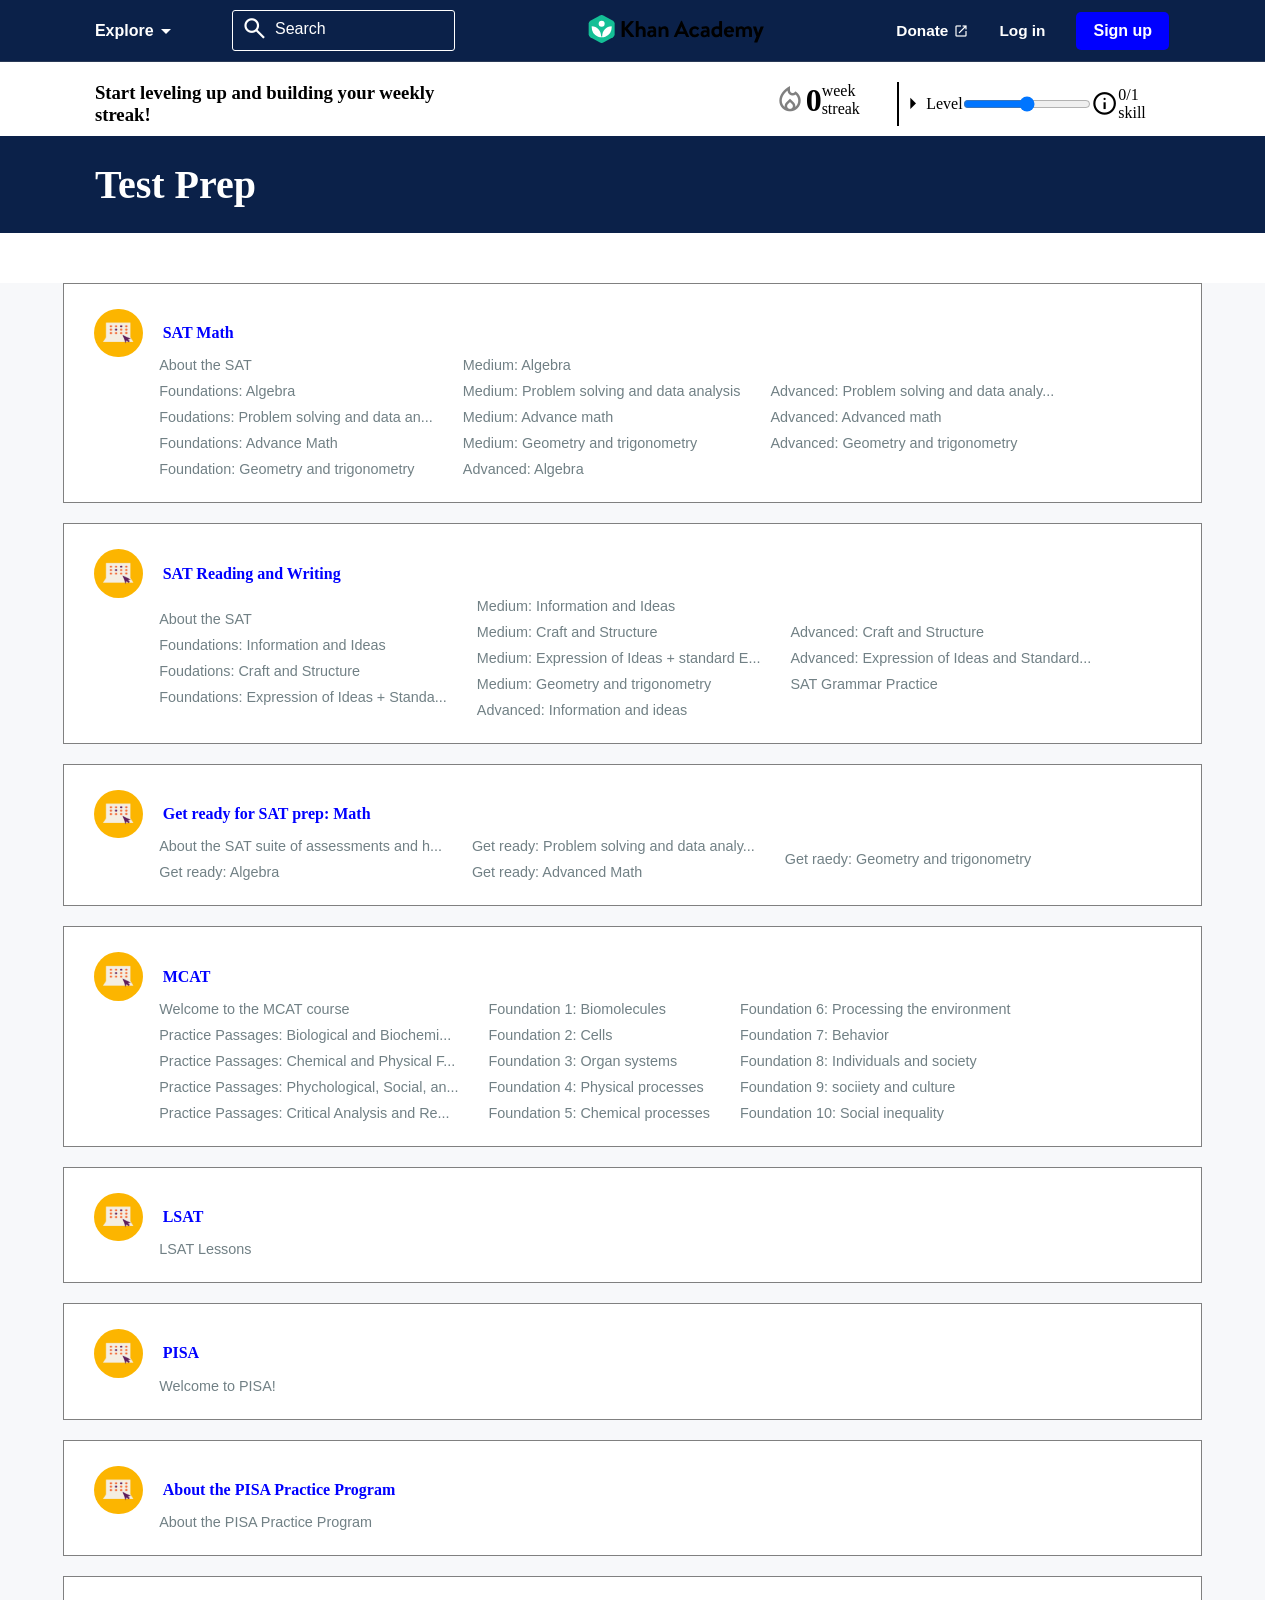
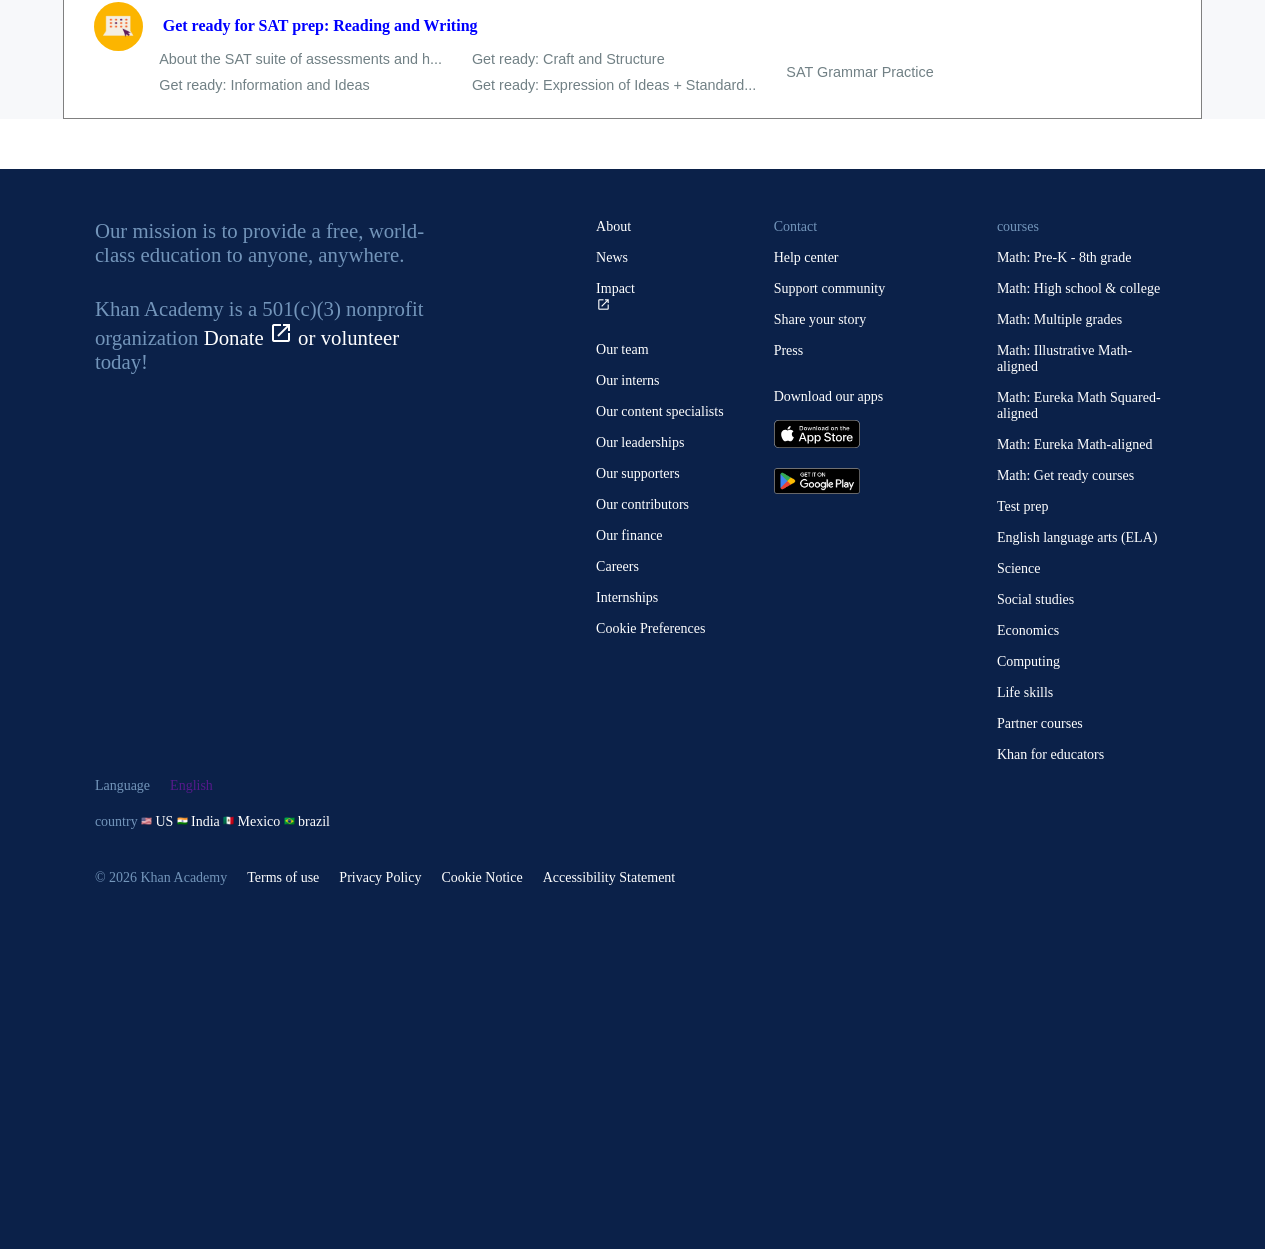
<file: HTML/testprep.html>
<!DOCTYPE html>
<html lang="en">

<head>
    <link rel="stylesheet" href="../CSS/testprep.css">
    <meta charset="UTF-8">
    <meta name="viewport" content="width=device-width, initial-scale=1.0">
    <title>Document</title>
    <link rel="stylesheet" href="https://fonts.googleapis.com/css2?family=Material+Symbols+Outlined" />
</head>

<body>

    <body>
        <div class="Header">
            <div class="Header-1">
                <div class="Header-2">
                    <div class="headerr">
                        <p class="drop-down">Explore <span class="material-symbols-outlined">
                                arrow_drop_down
                            </span>
                            <div class="dropdown-menu">
                                <div class="drop-container">
                            <ul class="test_prep-li-1">
                                <li class="math"> <a href="">Math:Pre-k-8th Grade <span
                                            class="material-symbols-outlined">arrow_forward_ios</span></a>
                                    <div class="math-li">
                                        <ul>
                                            <li><a href="#" class="nn">MATH: PRE-K - 8TH GRADE</a></li>
                                            <li><a href="">Pre-K through grade 2 (Khan Kids)</a></li>
                                            <li><a href="">2nd grade</a></li>
                                            <li><a href="">4th grade</a></li>
                                            <li><a href="">5th grade</a></li>
                                            <li><a href="">6th grade</a></li>
                                            <li><a href="">7th grade</a></li>
                                            <li><a href="">8th grade</a></li>
                                            <li><a href="">Basic geometry and measurement</a></li>
                                            <li><a href="">See Pre-K - 8th grade Math</a></li>
                                        </ul>
                                    </div>
                                </li>
                                <li class="math"> <a href="">Math:High school & college <span class="material-symbols-outlined">arrow_forward_ios</span></a>
                                    <div class="math-li">
                                        <ul>
                                            <li><a href="#" class="nn">MATH: HIGH SCHOOL & COLLEGE</a></li>
                                            <li><a href="">Algebra 1</a></li>
                                            <li><a href="">Geometry</a></li>
                                            <li><a href="">Algebra 2</a></li>
                                            <li><a href="">Integrated math 1</a></li>
                                            <li><a href="">Integrated math 2</a></li>
                                            <li><a href="">Integrated math 3</a></li>
                                            <li><a href="">Trigonometry</a></li>
                                            <li><a href="">Precalculus</a></li>
                                            <li><a href="">High school statistics</a></li>
                                            <li><a href="">Statistics & probability</a></li>
                                            <li><a href="">College Algebra</a></li>
                                            <li><a href="">AP/College calculus AB</a></li>
                                            <li><a href="">AP/College Calculus BC</a></li>
                                            <li><a href="">AP/College Statistics</a></li>
                                            <li><a href="">Multivariable Calculus</a></li>
                                            <li><a href="">Differentia equations</a></li>
                                            <li><a href="">Linear Algebra</a></li>
                                            <li><a href="">See all Math</a></li>
                                        </ul>
                                    </div>
                                </li>
                                <li class="math">  <a href="">Math: Multiple grades <span class="material-symbols-outlined">
                                            arrow_forward_ios
                                        </span></a>  <div class="math-li">
                                        <ul>
                                            <li><a href="#" class="nn">MATH: MULTIPLE GRADES</a></li>
                                            <li><a href="">Early Math Review</a></li>
                                            <li><a href="">Arithmetic</a></li>
                                            <li><a href="">Basic gometry and measurement</a></li>
                                            <li><a href="">Pre-algebra</a></li>
                                            <li><a href="">Algebra basics</a></li>
                                        </ul>
                                    </div></li>
                                <li class="math"> <a href="">Math: Illusrative Math-aligned <span class="material-symbols-outlined">
                                            arrow_forward_ios
                                        </span></a>
                                         <div class="math-li">
                                        <ul>
                                            <li><a href="#" class="nn">MATH: ILLUSTATIVE MATH-ALIGNED</a></li>
                                            <li><a href="">3rd grade math</a></li>
                                            <li><a href="">4th grade math</a></li>
                                            <li><a href="">5th grade math</a></li>
                                            <li><a href="">6th grade math</a></li>
                                            <li><a href="">7th grade math</a></li>
                                            <li><a href="">8th grade math</a></li>
                                            <li><a href="">Algebra 1</a></li>
                                            <li><a href="">Integrated math 1</a></li>
                                            <li><a href="">High school statistics</a></li>
                                            <li><a href="">Statistics & probability</a></li>
                                            <li><a href="">College Algebra</a></li>
                                            <li><a href="">AP/College calculus AB</a></li>
                                            <li><a href="">AP/College Calculus BC</a></li>
                                            <li><a href="">AP/College Statistics</a></li>
                                            <li><a href="">Multivariable Calculus</a></li>
                                            <li><a href="">Differentia equations</a></li>
                                            <li><a href="">Linear Algebra</a></li>
                                            <li><a href="">See all Math</a></li>
                                        </ul>
                                    </div>
                                     </li>
                                <li class="math"> <a href="">Math: Eureka Math Squared-aligned <span
                                            class="material-symbols-outlined">
                                            arrow_forward_ios
                                        </span></a>   <div class="math-li">
                                        <ul>
                                            <li><a href="#" class="nn">MATH: EUREKA MATH SQUARED-ALIGNED</a></li>
                                            <li><a href="">3rd grade math NEW</a></li>
                                            <li><a href="">4th grade math NEW</a></li>
                                            <li><a href="">5th grade math NEW</a></li>
                                            <li><a href="">6th grade math NEW</a></li>
                                            <li><a href="">7th grade math NEW</a></li>
                                            <li><a href="">8th grade math NEW</a></li>
                                            <li><a href="">Algebra 1 NEW</a></li>
                                        </ul>
                                    </div>
                                 </li>
                                <li class="math"> <a href="">Math: Eureka Math-aligned <span class="material-symbols-outlined">
                                            arrow_forward_ios
                                        </span></a>
                                         <div class="math-li">
                                        <ul>
                                            <li><a href="#" class="nn">MATH: EUREKA MATH-ALIGNED</a></li>
                                            <li><a href="">3rd grade math</a></li>
                                            <li><a href="">4th grade math</a></li>
                                            <li><a href="">5th grade math</a></li>
                                            <li><a href="">6th grade math</a></li>
                                            <li><a href="">7th grade math</a></li>
                                            <li><a href="">8th grade math</a></li>
                                        </ul>
                                    </div>
                                     </li>
                                <li class="math"> <a href="">Math: Get ready courses <span class="material-symbols-outlined">
                                            arrow_forward_ios
                                        </span></a>
                                         <div class="math-li">
                                        <ul>
                                            <li><a href="#" class="nn">MATH: GET RAEDY COURSES</a></li>
                                            <li><a href="">Get ready for 3rd grade math</a></li>
                                            <li><a href="">Get ready for 4th grade math</a></li>
                                            <li><a href="">Get ready for 5th grade math</a></li>
                                            <li><a href="">Get ready for 6th grade math </a></li>
                                            <li><a href="">Get ready for 7th grade math</a></li>
                                            <li><a href="">Get ready for 8th grade math</a></li>
                                            <li><a href="">Get ready for Algebra 1</a></li>
                                            <li><a href="">Get ready for Geometry</a></li>
                                            <li><a href="">Get ready for Algebra 2</a></li>
                                            <li><a href="">Get ready for Precalculus</a></li>
                                            <li><a href="">Get ready for AP Calculus</a></li>
                                            <li><a href="">Get ready for AP Statistics</a></li>
                                        </ul>
                                    </div>
                                     </li>
                                <li class="math"> <a href="">Test prep <span class="material-symbols-outlined">
                                            arrow_forward_ios
                                        </span></a>
                                         <div class="math-li">
                                        <ul>
                                            <li><a href="#" class="nn">TEST PREP</a></li>
                                            <li><a href="">SAT Math</a></li>
                                            <li><a href="">SAT Reading and Writing</a></li>
                                            <li><a href="">Get ready for SAT Prep: Math NEW</a></li>
                                            <li><a href="">Get ready for SAT Prep: Reading and Writing </a></li>
                                            <li><a href="">LSAT</a></li>
                                            <li><a href="">MCAT</a></li>
                                        </ul>
                                    </div>
                                     </li>
                                <li class="math"> <a href="">English Language Arts(ELA)<span class="material-symbols-outlined">
                                            arrow_forward_ios
                                        </span></a>
                                         <div class="math-li">
                                        <ul>
                                            <li><a href="#" class="nn">ENGLISH LANGUAGE ARTS(ELA)</a></li>
                                            <li><a href="">Up to 2nd grade (Khan Kids)</a></li>
                                            <li><a href="">3rd grade</a></li>
                                            <li><a href="">4th grade reading and vocab NEW</a></li>
                                            <li><a href="">5th garde reading and vocab NEW</a></li>
                                            <li><a href="">6th grade raeding and vocab NEW</a></li>
                                            <li><a href="">7th grade reading and vocab NEW</a></li>
                                            <li><a href="">8th grade reading and vocab NEW</a></li>
                                            <li><a href="">9th grade reading and vocab NEW</a></li>
                                            <li><a href="">10th grade reading and vocab NEW</a></li>
                                            <li><a href="">Grammar</a></li>
                                            <li><a href="">See all English Language Arts(ELA)</a></li>
                                        </ul>
                                    </div>
                                     </li>
                                <li class="math"> <a href="">Science<span class="material-symbols-outlined">
                                            arrow_forward_ios
                                        </span></a>
                                        <div class="math-li">
                                        <ul>
                                             <li><a href="" class="nn">SCIENCE</a></li>
                                             <li><a href="">Middle school biology</a></li>
                                             <li><a href="">Middle school Earth and space science</a></li>
                                             <li><a href="">Middle school chemistry NEW</a></li>
                                             <li><a href="">Middle school physics NEW</a></li>
                                             <li><a href="">High school biology</a></li>
                                             <li><a href="">High school chemistry</a></li>
                                             <li><a href="">High school physics</a></li>
                                             <li><a href="">Hands-on science activities NEW</a></li>
                                             <li><a href="">Teacher resources (NGSS) NEW</a></li>
                                             <li><a href="">AP®︎/College Biology</a></li>
                                             <li><a href="">AP®︎/College Chemistry</a></li>
                                             <li><a href="">AP®︎/College Environmental Science</a></li>
                                             <li><a href="">AP®︎/College Physics 1</a></li>
                                             <li><a href="">AP®︎/College Physics 2</a></li>
                                             <li><a href="">Organic chemistry</a></li>
                                             <li><a href="">Cosmology and astronomy</a></li>
                                             <li><a href="">Electrical engineering</a></li>
                                             <li><a href="">See all Science</a></li>
                                        </ul>
                                    </div>
                                     </li>
                                <li class="math"> <a href="">Social studies <span class="material-symbols-outlined">
                                            arrow_forward_ios
                                        </span></a>
                                         <div class="math-li">
                                        <ul>
                                            <li><a href="" class="nn"> US history</a></li>
                                            <li><a href="">AP®︎/College US History</a></li>
                                            <li><a href="">US government and civics</a></li>
                                            <li><a href="">AP®︎/College US Government & Politics</a></li>
                                            <li><a href="">Constitution 101 NEW</a></li>
                                            <li><a href="">OER Project: World History NEW</a></li>
                                            <li><a href="">World history</a></li>
                                            <li><a href="">AP®︎/College World History</a></li>
                                            <li><a href="">Climate project</a></li>
                                            <li><a href="">Middle school Big History NEW</a></li>
                                            <li><a href="">Art history</a></li>
                                            <li><a href="">AP®︎/College Art History</a></li>
                                            <li><a href="">See all Social studies</a></li>
                                        </ul>
                                    </div>
                                     </li>
                                <li class="math"> <a href="">Economics <span class="material-symbols-outlined">
                                            arrow_forward_ios
                                        </span></a>
                                        <div class="math-li">
                                        <ul>
                                            <li><a href="" class="nn">ECONOMICS</a></li>
                                            <li><a href="">Macroeconomics</a></li>
                                            <li><a href="">AP®︎/College Macroeconomics</a></li>
                                            <li><a href="">Microeconomics</a></li>
                                            <li><a href="">AP®︎/College Microeconomics</a></li>
                                            <li><a href="">Finance and capital markets</a></li>
                                            <li><a href="">See all Economics</a></li>
                                        </ul>
                                    </div>
                                     </li>
                                <li class="math"> <a href="">Computing <span class="material-symbols-outlined">
                                            arrow_forward_ios
                                        </span></a>
                                         <div class="math-li">
                                        <ul>
                                            <li><a href="" class="nn">COMPUTING</a></li>
                                            <li><a href="">Intro to CS - Python NEW</a></li>
                                            <li><a href="">Computer programming</a></li>
                                            <li><a href="">AP®︎/College Computer Science Principles</a></li>
                                            <li><a href="">Computers and the Internet</a></li>
                                            <li><a href="">Computer science theory</a></li>
                                            <li><a href="">Pixar in a Box</a></li>
                                            <li><a href="">See all Computing</a></li>
                                     </ul>
                                    </div>
                                     </li>
                                <li class="math"> <a href="">Life skills <span class="material-symbols-outlined">
                                            arrow_forward_ios
                                        </span></a>
                                        <div class="math-li">
                                        <ul>
                                            <li><a href="" class="nn">LIFE SKILLS</a></li>
                                            <li><a href="">Social & emotional learning (Khan Kids)</a></li>
                                            <li><a href="">Khanmigo for students</a></li>
                                            <li><a href="">AI for education</a></li>
                                            <li><a href="">Financial literacy</a></li>
                                            <li><a href="">Internet safety</a></li>
                                            <li><a href="">Social media literacy</a></li>
                                            <li><a href="">Growth mindset</a></li>
                                            <li><a href="">College admissions</a></li>
                                            <li><a href="">Careers</a></li>
                                            <li><a href="">Personal finance</a></li>
                                            <li><a href="">See all Life Skills</a></li>
                                     </ul>
                                    </div>
                                     </li>
                                <li class="math"> <a href="">Partner courses <span class="material-symbols-outlined">
                                            arrow_forward_ios
                                        </span></a> 
                                         <div class="math-li">
                                        <ul>
                                            <li><a href="" class="nn">PARTNER COURSES</a></li>
                                            <li><a href="">Ancient Art</a></li>
                                            <li><a href="">Asian Art</a></li>
                                            <li><a href="">Biodiversity</a></li>
                                            <li><a href="">Music</a></li>
                                            <li><a href="">NASA</a></li>
                                            <li><a href="">Natural History</a></li>
                                            <li><a href="">New Zealand - Natural & cultural history</a></li>
                                            <li><a href="">NOVA Labs</a></li>
                                            <li><a href="">Philosophy</a></li>
                                     </ul>
                                    </div>
                                    </li>
                                <li class="math"> <a href="">Khan for Educators <span class="material-symbols-outlined">
                                            arrow_forward_ios
                                        </span></a>
                                         <div class="math-li">
                                        <ul>
                                            <li><a href="" class="nn">KHAN FOR EDUCATORS</a></li>
                                            <li><a href="">Khan for educators (US) NEW</a></li>
                                            <li><a href="">Khanmigo for educators NEW</a></li>
                                            <li><a href="">Khan for families</a></li>
                                            <li><a href=""></a></li>
                                            <li><a href=""></a></li>
                                     </ul>
                                    </div>
                                    </li>
                            </ul>
                        </div>
                        </div>
                        </p>

                    </div>
                    <div class="header">
                        <a href=""> <span class="material-symbols-outlined">
                                search
                            </span>Search</a>
                    </div>
                </div>
                <div class="image-1">
                    <img src="../MULTIMEDIA/IMAGES/download (15).svg" alt="">
                </div>
                <div class="Header-3">
                    <div class="headerrr">
                        <p class="headerrr-1">Donate <span class="material-symbols-outlined">
                                open_in_new
                            </span></p>
                        <a href="../HTML/login.html">Log in </a>
                    </div>
                    <div class="btn-1">
                        <a href="../HTML/signup.html">Sign up</a>
                    </div>
                </div>
                <div class="icon-1">
                    <span class="material-symbols-outlined">
                        search
                    </span>
                    <span class="material-symbols-outlined">
                        dehaze
                    </span>
                </div>
            </div>
        </div>

        <section class="sect-1">
            <section class="secti-1">
                <div class="bodyy">
                    <div class="body-1">
                        <div class="kk">
                            <h3>Start leveling up and building your weekly streak!</h3>
                        </div>
                        <div class="week">
                            <span class="material-symbols-outlined">
                                local_fire_department
                            </span>
                            <h1>0</h1>
                            <p>week streak</p>
                        </div>
                    </div>
                    <div>
                        <div class="bodyy-2">
                            <span class="material-symbols-outlined">
                                arrow_right
                            </span>
                            <p>Level</p>
                            <input type="range">
                            <!-- <p>level 1_____________________</p> -->
                            <span class="material-symbols-outlined">
                                info
                            </span>
                            <p>0/1 skill</p>
                        </div>
                    </div>
                </div>
            </section>
        </section>

        <section class="section-2">
            <section class="sectionn-2">
                <h1>Test Prep</h1>
            </section>
        </section>

        <section class="section-3">
            <section class="sectionn-3">
                <div>
                    <div class="body-3">
                        <div class="bod">
                            <img src="../MULTIMEDIA/IMAGES/test_prep.png-f7c71f-128c.png" alt="">
                            <h3>SAT Math</h3>
                        </div>
                        <div class="bodddy">
                            <div class="insidde">
                                <a href="">About the SAT</a>
                                <a href="">Foundations: Algebra</a>
                                <a href="">Foudations: Problem solving and data an... </a>
                                <a href="">Foundations: Advance Math</a>
                                <a href="">Foundation: Geometry and trigonometry</a>
                            </div>
                            <div class="insidde">
                                <a href="">Medium: Algebra</a>
                                <a href="">Medium: Problem solving and data analysis</a>
                                <a href="">Medium: Advance math</a>
                                <a href="">Medium: Geometry and trigonometry</a>
                                <a href="">Advanced: Algebra</a>
                            </div>
                            <div class="insidde">
                                <a href="">Advanced: Problem solving and data analy...</a>
                                <a href="">Advanced: Advanced math</a>
                                <a href="">Advanced: Geometry and trigonometry</a>
                            </div>
                        </div>
                    </div>

                    <div class="body-3">
                        <div class="bod">
                            <img src="../MULTIMEDIA/IMAGES/test_prep.png-f7c71f-128c.png" alt="">
                            <h3>SAT Reading and Writing</h3>
                        </div>
                        <div class="bodddy">
                            <div class="insidde">
                                <a href="">About the SAT</a>
                                <a href="">Foundations: Information and Ideas</a>
                                <a href="">Foudations: Craft and Structure </a>
                                <a href="">Foundations: Expression of Ideas + Standa...</a>
                            </div>
                            <div class="insidde">
                                <a href="">Medium: Information and Ideas</a>
                                <a href="">Medium: Craft and Structure</a>
                                <a href="">Medium: Expression of Ideas + standard E...</a>
                                <a href="">Medium: Geometry and trigonometry</a>
                                <a href="">Advanced: Information and ideas</a>
                            </div>
                            <div class="insidde">
                                <a href="">Advanced: Craft and Structure</a>
                                <a href="">Advanced: Expression of Ideas and Standard...</a>
                                <a href="">SAT Grammar Practice</a>
                            </div>
                        </div>
                    </div>


                    <div class="body-3">
                        <div class="bod">
                            <img src="../MULTIMEDIA/IMAGES/test_prep.png-f7c71f-128c.png" alt="">
                            <h3>Get ready for SAT prep: Math</h3>
                        </div>
                        <div class="bodddy">
                            <div class="insidde">
                                <a href="">About the SAT suite of assessments and h...</a>
                                <a href="">Get ready: Algebra</a>
                            </div>
                            <div class="insidde">
                                <a href="">Get ready: Problem solving and data analy...</a>
                                <a href="">Get ready: Advanced Math</a>
                            </div>
                            <div class="insidde">
                                <a href="">Get raedy: Geometry and trigonometry</a>
                            </div>
                        </div>
                    </div>

                    <div class="body-3">
                        <div class="bod">
                            <img src="../MULTIMEDIA/IMAGES/test_prep.png-f7c71f-128c.png" alt="">
                            <h3>MCAT</h3>
                        </div>
                        <div class="bodddy">
                            <div class="insidde">
                                <a href="">Welcome to the MCAT course</a>
                                <a href="">Practice Passages: Biological and Biochemi...</a>
                                <a href="">Practice Passages: Chemical and Physical F... </a>
                                <a href="">Practice Passages: Phychological, Social, an...</a>
                                <a href="">Practice Passages: Critical Analysis and Re...</a>
                            </div>
                            <div class="insidde">
                                <a href="">Foundation 1: Biomolecules</a>
                                <a href="">Foundation 2: Cells</a>
                                <a href="">Foundation 3: Organ systems</a>
                                <a href="">Foundation 4: Physical processes</a>
                                <a href="">Foundation 5: Chemical processes</a>
                            </div>
                            <div class="insidde">
                                <a href="">Foundation 6: Processing the environment</a>
                                <a href="">Foundation 7: Behavior</a>
                                <a href="">Foundation 8: Individuals and society</a>
                                <a href="">Foundation 9: sociiety and culture</a>
                                <a href="">Foundation 10: Social inequality</a>
                            </div>
                        </div>
                    </div>

                    <div class="body-3">
                        <div class="bod">
                            <img src="../MULTIMEDIA/IMAGES/test_prep.png-f7c71f-128c.png" alt="">
                            <h3>LSAT</h3>
                        </div>
                        <div class="bodddy">
                            <div class="insidde">
                                <a href="">LSAT Lessons</a>
                            </div>
                        </div>
                    </div>

                    <div class="body-3">
                        <div class="bod">
                            <img src="../MULTIMEDIA/IMAGES/test_prep.png-f7c71f-128c.png" alt="">
                            <h3>PISA</h3>
                        </div>
                        <div class="bodddy">
                            <div class="insidde">
                                <a href="">Welcome to PISA!</a>
                            </div>
                        </div>
                    </div>

                    <div class="body-3">
                        <div class="bod">
                            <img src="../MULTIMEDIA/IMAGES/test_prep.png-f7c71f-128c.png" alt="">
                            <h3>About the PISA Practice Program</h3>
                        </div>
                        <div class="bodddy">
                            <div class="insidde">
                                <a href="">About the PISA Practice Program</a>
                            </div>
                        </div>
                    </div>

                    <div class="body-3">
                        <div class="bod">
                            <img src="../MULTIMEDIA/IMAGES/test_prep.png-f7c71f-128c.png" alt="">
                            <h3>Get ready for SAT prep: Reading and Writing</h3>
                        </div>
                        <div class="bodddy">
                            <div class="insidde">
                                <a href="">About the SAT suite of assessments and h...</a>
                                <a href="">Get ready: Information and Ideas</a>
                            </div>
                            <div class="insidde">
                                <a href="">Get ready: Craft and Structure</a>
                                <a href="">Get ready: Expression of Ideas + Standard...</a>
                            </div>
                            <div class="insidde">
                                <a href="">SAT Grammar Practice</a>
                            </div>
                        </div>
                    </div>

                </div>
            </section>
        </section>


        <section class="section-8">
            <section class="sectionn-8">
                <div class="sectionn-8one">
                    <div class="sectionn-8i">
                        <p>Our mission is to provide a free, world-class education to anyone, anywhere.</p>
                        <p>Khan Academy is a 501(c)(3) nonprofit organization <span> Donate <span
                                    class="material-symbols-outlined">
                                    open_in_new
                                </span> or volunteer </span> today!</p>
                    </div>
                    <div class="sectionn-8two">
                        <div class="sectionn-8ii">
                            <a href="">About</a>
                            <a href="">News</a>
                            <a href="" class="ff">Impact <span class="material-symbols-outlined">
                                    open_in_new
                                </span></a>
                            <a href=""></a>
                            <a href="">Our team</a>
                            <a href="">Our interns</a>
                            <a href="">Our content specialists</a>
                            <a href="">Our leaderships</a>
                            <a href="">Our supporters</a>
                            <a href="">Our contributors</a>
                            <a href="">Our finance</a>
                            <a href="">Careers</a>
                            <a href="">Internships</a>
                            <a href="">Cookie Preferences</a>
                        </div>
                        <div class="sectionn-8iii">
                            <a href="" class="rr">Contact</a>
                            <a href="">Help center</a>
                            <a href="">Support community</a>
                            <a href="">Share your story</a>
                            <a href="">Press</a>
                            <a href=""></a>
                            <div class="imgg">
                                <a href="">Download our apps</a>
                                <img src="../MULTIMEDIA/IMAGES/en-us.svg" alt="">
                                <img src="../MULTIMEDIA/IMAGES/en.png" alt="">
                            </div>
                        </div>
                        <div class="sectionn-8iv">
                            <a href="" class="rr">courses</a>
                            <a href="">Math: Pre-K - 8th grade </a>
                            <a href="">Math: High school & college </a>
                            <a href="">Math: Multiple grades </a>
                            <a href="">Math: Illustrative Math-aligned </a>
                            <a href="">Math: Eureka Math Squared-aligned </a>
                            <a href="">Math: Eureka Math-aligned </a>
                            <a href="">Math: Get ready courses </a>
                            <a href="">Test prep </a>
                            <a href="">English language arts (ELA) </a>
                            <a href="">Science </a>
                            <a href="">Social studies </a>
                            <a href="">Economics </a>
                            <a href="">Computing </a>
                            <a href="">Life skills </a>
                            <a href="">Partner courses </a>
                            <a href="">Khan for educators </a>
                        </div>
                    </div>
                </div>
                <div class="last">
                    <div class="last-1">
                        <a href="" class="rr">Language</a>
                        <a href="">English</a>
                    </div>
                    <div class="last-2">
                        <a href="" class="rr">country</a>
                        <img src="../MULTIMEDIA/IMAGES/us-flag.png" alt="">
                        <a href="">US <a href="">
                                <img src="../MULTIMEDIA/IMAGES/india-flag.png" alt="">
                                <a href="">India </a>
                                <img src="../MULTIMEDIA/IMAGES/mexico-flag.png" alt="">
                                <a href="">Mexico </a>
                                <img src="../MULTIMEDIA/IMAGES/brazil-flag.png" alt="">
                                <a href="">brazil</a>
                    </div>
                    <div class="last-3">
                        <a href="" class="rr">© 2026 Khan Academy</a>
                        <a href="">Terms of use </a>
                        <a href="">Privacy Policy </a>
                        <a href="">Cookie Notice </a>
                        <a href="">Accessibility Statement </a>
                    </div>
                </div>
            </section>
        </section>

    </body>

</html>
</file>
<file: CSS/index.css>
* {
   margin: 0;
   padding: 0;
   box-sizing: border-box;
   outline: none;
   min-width: 0;
   min-height: 0;
}

html {
   width: 100%;
   overflow-y: scroll;
   scrollbar-gutter: stable;
}
body{
   width: 100%;
   overflow-x: hidden;
  transition: width 0.15s linear;

}
.section-1, .section-2, .section-3, .section-4, .section-5, .section-6, .section-7, .section-8,
.sectionn-1, .sectionn-2, .sectionn-3, .sectionn-4, .sectionn-5, .sectionn-6, .sectionn-7, .sectionn-8 {
  max-width: 100vw;
}

body, html {
  overflow-x: hidden;
}
.sectionn-1, .sectionn-2, .sectionn-3, .sectionn-4, .sectionn-5, .sectionn-6, .sectionn-7, .sectionn-8 {
  max-width: 100vw 
}
/* .math-li {
  left: 0 ;
  right: 0 ;
  max-width: 100vw ;
} */



img {
  max-width: 100%;
  height: auto;
  display: block;
}


.Header {
   width: 100%;
   border-bottom: 1px solid rgba(128, 128, 128, 0.253);
   padding-bottom: 10px;
   font-family: sans-serif;
}

.Header-1 {
   width: 85%;

   margin: auto;
   display: flex;
   justify-content: space-between;
   padding-top: 10px;
}

.Header-2 {
   display: flex;
   align-items: center;
   gap: 50px;
}

.image-1 img {
   width: 100%;
   padding-top: 5px;
}

.headerr p {
   display: inline-flex;
   align-items: center;
   color: blue;
   font-weight: bold;
}

.header a {
   text-decoration: none;
   display: inline-flex;
   align-items: center;
   color: blue;
   font-weight: ;
   gap: 7px;
}

.header span {
   font-size: 1.7rem;
}

.header {
   border: 2px solid rgba(0, 0, 0, 0.185);
   padding: 4px 8px;
   text-align: start;
   padding-right: 8rem;
   border-radius: 3px;
}

.header:hover {
   border: 2px solid blue;
   border-radius: 3px;
}

.Header-3 {
   display: flex;
   align-items: center;
   gap: 30px;

}

.headerrr {
   display: flex;
   align-items: center;
   display: inline-flex;
   color: blue;
   font-weight: bold;
   font-size: 0.96rem;
   gap: 30px;
}
.headerrr a{
   display: flex;
   align-items: center;
   display: inline-flex;
   color: blue;
   font-weight: bold;
   font-size: 0.96rem;
   gap: 30px;
   text-decoration: none;
}

.headerrr-1 {
   display: inline-flex;
   align-items: center;
   gap: 5px;
}

.headerrr span {
   font-size: 1rem;
}

.headerrr p:hover {
   border-bottom: 2px solid blue;
}
.headerrr a:hover {
   border-bottom: 2px solid blue;
}


.btn-1 {
   padding: 1px 1px;

}

.btn-1:hover {
   outline: 1px solid blue;
   border-radius: 5px;

}

.btn-1 a {
   display: inline-block;
   padding: 10px 17px;
   background-color: blue;
   color: white;
   font-size: 1rem;
   font-weight: bold;
   border: none;
   border-radius: 5px;
   text-decoration: none;

}

.icon-1 .material-symbols-outlined {
   color: blue;
   display: inline;
   gap: 30px;
}

.icon-1 {
   align-self: center;
   display: none;

}
.drop-down{
    position: relative;
}
.dropdown-menu {
    position: absolute;
    text-decoration: none;
    background-color: white;
    box-shadow: 0 10px 25px rgba(0, 0, 0, 0.158);
    gap: 20px;
    width: 50%;
    padding: 45px 40px;
    top: 70px;
    opacity: 0;
    visibility: hidden;
    transition: all .3s ease-in-out;   
}
.math-li ul li .nn{
   color: blue;
}

.test_prep-li-1{
    width: 50%;
}

.dropdown-menu ul li a{
    text-decoration: none;
    display: flex;
    justify-content: space-between;
    gap: 20px;
    color: black;
}
.dropdown-menu ul li{
    list-style: none;
    margin-bottom: 20px;
}
.test_prep-li-1{
    border-right: 1px solid rgba(95, 95, 95, 0.541) ;
    padding: 10px;
}
.dropdown-menu span{
    font-size: .80rem
}
 
.headerr:hover .dropdown-menu{
    opacity: 1;
    visibility: visible;
}



.math-li{
    width: 600px;
    position: absolute;
     right: -320px; 
    top: 20px;
    z-index: 10;
    border-left: none;
    opacity: 0;
    visibility: hidden;
    max-width: 100vw;
}
.math a:hover{
   background-color: #edf3fe;
   padding: 7px 4px;
}




.drop-container{
   position: relative;
}

.math:hover .math-li{
    opacity: 1;
    visibility: visible;
}



.section-1 {
   width: 100%;
}

.sectionn-1 {
   width: 75%;
   margin: auto;
   display: flex;
   gap: 40px;
}

.body-1 {
   margin-top: 100px;
}

.body-1 h1 {
   width: 70%;
   font-family: Georgia, Georgia, 'Times New Roman', serif;
   font-weight: 100;
   font-size: 40px;
   line-height: 0.8;
   margin-bottom: 18px;
}

.body-2 {
   width: 100%;
}

.body-2 img {
   width: 85%;
}

.body-1 p {
   width: 80%;
   font-family: sans-serif;
   font-size: 20px;
   line-height: 1.4;
   color: #21242c;
}

.body-5 .just {
   display: flex;
}

.body-4 h1 {
   font-family: sans-serif;
   font-weight: bold;
   font-size: 28px;
   width: 100%;


}

.body-4 {
   margin-bottom: 40px;
}

.just-a {
   text-decoration: none;
   background-color: #edf3fe;
   border: 1px solid #b5cefb;
   border-radius: 3px;
   padding: 20px 10px;
   width: 130%;
   justify-content: space-between;
   display: inline-flex;
   align-items: center;
   font-family: sans-serif;
   color: blue;
   margin-bottom: 20px;
}

.just-a a {
   text-decoration: none;
   font-weight: 600;
}

.just-a:hover {
   outline: 3px solid blue;
   border-radius: 3px;
   background-color: blue;
   color: white;

}

.just-a:hover a {
   color: white;
}

.body-3 {
   margin-left: px;
   margin-top: 100px;
}

.body-6 {
   display: flex;
   font-family: sans-serif;
   gap: 5px;
   
}


.body-6 a {
   text-decoration: none;
   color: blue;
   font-weight: 600;
   text-decoration: underline;
   width: 0;
   white-space: nowrap;
}

.section-2 {
   width: 100%;
   margin-top: 80px;
   overflow-x: hidden;
}

.sectionn-2 {
   width: 85%;
   background-color: #f5f5f5;
   margin: auto;
   border-radius: 5px;
   padding-top: 30px;
}

.section2-flex {
   display: flex;
   width: 89%;
   margin: auto;
   justify-content: space-between;
   gap: 120px;
   min-height: 0;
}

.gray-1 img {
   width: 8%;
   border-radius: 30px;
}

.gray-1 {
   display: flex;
   gap: 10px;
   align-items: center;
   padding: 25px 0 10px;
}

.math-1 {
   border-bottom: 1px solid #b1b2b4;
   min-width: 0;
}

.gray-2 {
   display: flex;
   justify-content: space-between;
   width: 100%;
   gap: 50px;
   align-items: center;
   color: #21242c;
}

.gray-2 h3 {
   font-family: sans-serif;
   font-size: 20px;
}

.gray-2 span {
   font-size: 40px;
}

.inside-gray {
   display: flex;
   width: 70%;
   margin: auto;
   gap: 40px;
   padding-bottom: 20px;
}

.inside-gray1 {
   display: flex;
   flex-direction: column;
   justify-content: space-between;
}

.inside-gray1 a {
   font-size: 18px;
   text-decoration: none;
   color: #2e2732;
}

.inside-gray2 a {
   font-size: 18px;
   text-decoration: none;
   color: #2e2732;
}

.inside-gray2 a:hover {
   color: blue;
   text-decoration: underline;
}

.inside-gray1 a:hover {
   color: blue;
   text-decoration: underline;
}

.inside-gray2 {
   display: flex;
   flex-direction: column;
   justify-content: space-between;
   gap: 13px;
}

.kk {
   font-weight: 600;
}

.inside-grayy {
   display: flex;
   width: 80%;
   margin: auto;
   gap: 40px;
   padding-bottom: 20px;
}

.inside-gray3 {
   display: flex;
   flex-direction: column;
   justify-content: space-between;
   gap: 15px;
}

.inside-gray3 a {
   font-size: 18px;
   text-decoration: none;
   color: #2e2732;
   white-space: nowrap;
}

.inside-gray4 a {
   font-size: 18px;
   text-decoration: none;
   color: #2e2732;
   white-space: nowrap;
}

.inside-gray4 a:hover {
   color: blue;
   text-decoration: underline;
}

.inside-gray3 a:hover {
   color: blue;
   text-decoration: underline;
}

.inside-gray4 {
   display: flex;
   flex-direction: column;
   justify-content: space-between;
   gap: 15px;
}

.kk {
   font-weight: 600;
}

.inside-gray5 {
   display: flex;
   flex-direction: column;
   justify-content: space-between;
   gap: 15px;
}

.inside-gray5 a {
   font-size: 18px;
   text-decoration: none;
   color: #2e2732;
}

.inside-gray6 a {
   font-size: 18px;
   text-decoration: none;
   color: #2e2732;

}

.inside-gray6 a:hover {
   color: blue;
   text-decoration: underline;
}

.inside-gray5 a:hover {
   color: blue;
   text-decoration: underline;
}

.inside-gray6 {
   display: flex;
   flex-direction: column;
   gap: 10px;
}

.inside-grayyy {
   display: flex;
   width: 80%;
   margin: auto;
   gap: 80px;
   padding-bottom: 20px;
}




.inside-gray7 a {
   font-size: 18px;
   text-decoration: none;
   color: #2e2732;
   white-space: nowrap;

}

.inside-gray7 a:hover {
   color: blue;
   text-decoration: underline;
}

.inside-gray7 {
   display: flex;
   flex-direction: column;
   gap: 10px;
}

.section-3 {
   width: 100%;
   overflow-x: hidden;
}

.sectionn-3 {
   width: 77%;
   margin: auto;
   margin-top: 90px;
}

.sec-10 {
   display: flex;
   width: 100%;
   align-items: start;
   justify-content: space-between;
   padding-top: 90px;
}

.sectionn-3i h1 {
   font-size: 45px;
   text-align: center;
   font-family: serif;
   color: #21242c;
}

.trusted img {
   width: 100px;
   margin-left: 80px;
}

.trusted {
   width: 30%;
   justify-content: space-between;
   text-align: center;
}

.trusted-1 h2 {
   font-weight: normal;
   padding-bottom: 20px;
}

.trusted-1 p {
   font-family: sans-serif;
   font-size: 15px;
   line-height: 23px;
}

.section-4 {
   margin-top: 150px;
}

.sectionn-4 {
   width: 80%;
   margin: auto;
   display: flex;
   align-items: center;
   justify-content: center;
   gap: 50px;
}

.section-4 img {
   width: 60%;
}

.text-4 {
   width: 50%;
}

.text-4 h4 {
   color: rgba(0, 0, 0, 0.486);
   font-size: 0.7rem;
}

.text-4 h1 {
   color: rgba(0, 0, 0, 0.795);
   font-size: 3rem;
   margin: 30px 0;
   width: 90%;
   font-weight: 600;
}

.text-4 p {
   line-height: 30px;
   color: rgba(0, 0, 0, 0.658);
   margin-bottom: 50px;
   width: 75%;
}

.text-4 a {
   padding: 15px 20px;
   background-color: rgb(24, 101, 242);
   text-decoration: none;
   color: white;
   font-size: 1.2rem;
   border-radius: 5px;
}

.section-5 {
   margin-top: 150px;
   padding: 200px 0;
background-image: url(../MULTIMEDIA/IMAGES/download.svg);
background-size: cover;
background-position: center;
min-height: 100svh;
}
.sectionn-1,
.section2-flex,
.sectionn-4 {
  min-width: 0;
}


.sectionn-5 {
   width: 80%;
   margin: auto;
   display: flex;
   flex-direction: column;
   position: relative;
}

.sectionn-5 p {
   font-size: 2.5rem;
}

.sectionn-5 .img5 {
   display: flex;
   align-items: center;
   justify-content: space-between;
   gap: ;
   width: 50%;
   position: absolute;
   right: 30px;
   bottom: -80px;
   font-size: 1.2rem;
}

.img5 img {
   width: 15%;
}

.section-6{
   margin-top: 200px;
   background-image: url(../MULTIMEDIA/IMAGES/imageye___-_last_chance_collage@2x.png);
   background-position: center;
   background-repeat: no-repeat;
   background-size: contain;
   min-height: 70svh;

   
}
.sectionn-6{
   width: 80%;
   margin: auto;
   text-align: center;
}
.sectionn-6 h1{
   font-size: 3rem;
}

.sectionn-6 .button{
   padding: 15px 20px;
   background-color:rgb(24, 101, 242) ;
   width: 30%;
   margin: 20px auto 0; 
   border-radius: 5px;
   color: white;
}
 .button:hover{
   outline: 1px solid blue;
   padding: 15px 20px;
}

.section-7{
   margin-top: 200px;
   background-image: url(../MULTIMEDIA/IMAGES/download\ \(1\).svg);
   padding: 100px 0;
   min-height: 80svh;
}
.sectionn-7{
   width: 80%;
   margin: auto;
}
.sectionn-7 h3{
   font-size: 2rem;
   text-align: center;
   margin-bottom: 50px;
}
.sectionn-7 .images {
   display: grid;
   grid-template-columns:repeat(4, 1fr) ;
}
.section-7 img{
   width:70%;
   padding: 20px;
}
.section-8{
   width: 100%;
   background-color: #0b2149;
   min-height: 120svh;
}
.sectionn-8{
   width: 85%;
   margin: auto;
   padding-top: 50px;

}
.sectionn-8 a:hover{
   text-decoration: underline;
}
.sectionn-8one{
   display: flex;
}
.sectionn-8i p{
   font-size:1.3rem;
   width: 90%;
}
.sectionn-8two{
   display: grid;
   grid-template-columns: repeat(3, auto);
   margin-left: 100px;
   gap: 50px;
   
}
.sectionn-8i p{
   margin-bottom: 30px;
   color: #7395ba;
}
.sectionn-8iii .rr {
   color: #7395ba;
}
.sectionn-8iv .rr{
   color: #7395ba;
}
.sectionn-8ii span{
   font-size: 15px;
}
.sectionn-8two a{
   display: flex;
   flex-direction: column;
   text-decoration: none;
   margin-bottom: 15px;
   color: white;
   font-size: 14px;
}

.img{
   width: 100%;
}
.imgg img{
   width: 50%;
   display: block;
   margin-bottom: 20px;
}
.sectionn-8i span{
   color: white;
   
}
.last{
   font-size: 14px;
}
.last a{
   text-decoration: none;
}
.last-2 img{
   width: 1%;
}
.last-2{
   margin-bottom: 40px;
   
   
}
.last .rr{
   color: #7395ba;
}
.last-2 a{
   color: white;
}
.last-3{
   display: flex;
   gap: 20px;
}
.last-3 a{
   color: white;
}
.last-1{
   display: flex;
   gap: 20px;
   margin-bottom: 20px;
}
.last-2{ 
   display: flex;
   gap: 5px;
}

@media (max-width:1166px) {
   .Header-1 {
      width: 95%;
   }

   .section-1,html {
      width: 100%;
      overflow-x: hidden;
   }
   body{
      overflow-x: hidden;
   }

   .sectionn-1 {
      width: 80%;

   }

   .body-3 {
      width: 60%;
   }

   .body-2 img {
      width: 92%;
   }

   .bodyy {
      width: 100%;
   }

   .body-1 p {
      width: 100%;
      max-width: 520px;
   }

   .body-1 h1 {
      width: 100%;
      max-width: 400px;
   }

   .sectionn-2 {
      width: 95%;
   }

   .section2-flex {
      gap: 40px;
   }
   
}


@media (max-width: 1024px){
  .sectionn-8one{
    gap: 40px;
  }

  .sectionn-8two{
    grid-template-columns: repeat(2, 1fr);
  }
}


@media (max-width:859px) {
   .image-1 img {
      display: block;
   }

   .icon-1 {
      display: block;
   }

   .Header-2 {
      display: none;
   }

   .Header-3 {
      display: none;
   }


   
  .sectionn-8{
    width: 90%;
  }

  .sectionn-8one{
    flex-direction: column;
  }

  .sectionn-8two{
    grid-template-columns: 1fr;
    gap: 30px;
    margin-left: 0;
  }

  .sectionn-8i p{
    font-size: 1.1rem;
    width: 100%;
  }
  .imgg img{
   width: 20%;
  }
  .sectionn-8two{
   margin-left: 100px;
  }
}



@media (max-width: 900px) {

   .sectionn-1 {
      flex-direction: column;
      width: 100%;
   }

   .section-1 {
      width: 100%;
   }

   .body-2 {
      display: none;
   }

   .body-3 {
      margin-top: -80px;
      margin-left: 20px;
   }

   .body-1 p,
   h1 {
      width: 100%;
      max-width: 520px;
      margin-left: 20px;
   }

   .body-4 h1 {
      font-weight: normal;
      margin-left: -4px;
      width: 100%;
      max-width: 450px;
   }


   .section2-flex {
      flex-direction: column;
   }

   .inside-gray,
   .inside-grayy,
   .inside-grayyy {
      width: 100%;
      flex-direction: column;
      gap: 0;

   }



   .inside-gray a,
   .inside-grayy a,
   .inside-grayyy a {
      display: block;
   }


   .inside-gray1,
   .inside-gray2,
   .inside-gray3,
   .inside-gray4,
   .inside-gray5,
   .inside-gray6,
   .inside-gray7 {
      gap: 15px;
   }

   .sec-10 {
      display: block;
   }

   .trusted {
      display: flex;
      width: 100%;
      text-align: start;
      gap: 30px;
   }

   .trusted img {
      width: 80px;
      height: 70px;
   }

   .trusted {
      margin-bottom: 20px;
   }

   .sectionn-4 {
      flex-direction: column;
   }

   .section-4 img {
      width: 100%;
   }

   .text-4 {
      width: 100%;
   }

   .text-4 h1 {
      font-size: 2rem;
   }
   .section-7 .images{
      grid-template-columns: repeat(2, 1fr);
      padding-left: 60px;
   }
   .body-4{
      padding-top: 40px;
   }
   .body-5{
      width: 120%;
   }
}





@media (max-width: 480px) {

   .sectionn-1 {
      width: 90%;
   }

   .body-1 {
      margin-top: 60px;
   }

   .body-1 h1 {
      font-size: 32px;
      line-height: 1;
   }

   .body-1 p {
      font-size: 18px;
   }

   .just-a {
      width: 100%;
      padding: 16px 10px;
   }

   .body-6 {
      flex-direction: column;
      gap: 10px;
   }


   .inside-gray,
   .inside-grayy,
   .inside-grayyy {
      width: 100%;
      flex-direction: column;
      gap: 0;

   }



   .inside-gray a,
   .inside-grayy a,
   .inside-grayyy a {
      display: block;
   }


   .inside-gray1,
   .inside-gray2,
   .inside-gray3,
   .inside-gray4,
   .inside-gray5,
   .inside-gray6,
   .inside-gray7 {
      gap: 15px;
   }

   .sectionn-1 {
      margin-left: -4px;
   }
    .section-7 .images{
      grid-template-columns: 1fr;
   }

  .sectionn-8{
    padding: 40px 0;
  }

  .sectionn-8two a{
    margin-bottom: 10px;
    font-size: 13px;
  }

  .imgg img{
    width: 110px;
  }

  .last-3{
    flex-direction: column;
    gap: 12px;
  }
.trusted img{
   width: 150px;
}
.body-5{
   width: 190%;
}
.just-a{
   width: 90%;
}
.body-6{
   width: 100%;
}
.body-4{
   width: 150%;
}
.buttons{
   width: 140%;
   margin-left: -30px;
}

}
</file>
<file: CSS/khaneducators.css>
* {
   margin: 0;
   padding: 0;
   box-sizing: border-box;
   outline: none;
   min-width: 0;
   min-height: 0;
}

html {
   overflow-y: scroll;
   scrollbar-gutter: stable;
}
body{
   overflow-x: hidden;
  transition: width 0.15s linear;

}
img {
  max-width: 100%;
  height: auto;
}


.Header {
   width: 100%;
   border-bottom: 1px solid rgba(128, 128, 128, 0.253);
   padding-bottom: 10px;
   font-family: sans-serif;
   background-color: #0b2149;
}

.Header-1 {
   width: 85%;

   margin: auto;
   display: flex;
   justify-content: space-between;
   padding-top: 10px;
}

.Header-2 {
   display: flex;
   align-items: center;
   gap: 50px;
}

.image-1 img {
   width: 100%;
   padding-top: 5px;
   
}
image svg{
    color: white;
}

.headerr p {
   display: inline-flex;
   align-items: center;
   color: white;
   font-weight: bold;
}

.header a {
   text-decoration: none;
   display: inline-flex;
   align-items: center;
   color: white;
   font-weight: ;
   gap: 7px;
}

.header span {
   font-size: 1.7rem;
}

.header {
   border: 1px solid white;
   padding: 4px 8px;
   text-align: start;
   padding-right: 8rem;
   border-radius: 3px;
}

/* .header:hover {
   border: 2px solid blue;
   border-radius: 3px;
} */

.Header-3 {
   display: flex;
   align-items: center;
   gap: 30px;

}

.headerrr {
   display: flex;
   align-items: center;
   display: inline-flex;
   color: white;
   font-weight: bold;
   font-size: 0.96rem;
   gap: 30px;
}
.headerrr a{
   display: flex;
   align-items: center;
   display: inline-flex;
   color: white;
   font-weight: bold;
   font-size: 0.96rem;
   gap: 30px;
   text-decoration: none;
}

.headerrr-1 {
   display: inline-flex;
   align-items: center;
   gap: 5px;
}

.headerrr span {
   font-size: 1rem;
}

.headerrr p:hover {
   border-bottom: 2px solid blue;
}
.headerrr a:hover {
   border-bottom: 2px solid blue;
}

.btn-1 {
   padding: 1px 1px;

}

.btn-1:hover {
   outline: 1px solid blue;
   border-radius: 5px;

}

.btn-1 a {
   display: inline-block;
   padding: 10px 17px;
   background-color: blue;
   color: white;
   font-size: 1rem;
   font-weight: bold;
   border: none;
   border-radius: 5px;
   text-decoration: none;

}

.icon-1 .material-symbols-outlined {
   color: blue;
   display: inline;
   gap: 30px;
}

.icon-1 {
   align-self: center;
   display: none;

}









 /* start-drop-down */

 .drop-down{
    position: relative;
}
.dropdown-menu {
    position: absolute;
    text-decoration: none;
    background-color: white;
    box-shadow: 0 10px 25px rgba(0, 0, 0, 0.158);
    gap: 20px;
    width: 700px;
    padding: 45px 40px;
    top: 70px;
    opacity: 0;
    visibility: hidden;
    transition: all .3s ease-in-out;   
}
.math-li ul li .nn{
   color: blue;
}

.test_prep-li-1{
    width: 250px;
}

.dropdown-menu ul li a{
    text-decoration: none;
    display: flex;
    justify-content: space-between;
    gap: 20px;
    color: black;
}
.dropdown-menu ul li{
    list-style: none;
    margin-bottom: 20px;
}
.test_prep-li-1{
    border-right: 1px solid rgba(95, 95, 95, 0.541) ;
    padding: 10px;
}
.dropdown-menu span{
    font-size: .80rem
}
 
.headerr:hover .dropdown-menu{
    opacity: 1;
    visibility: visible;
}





.math-li{
    width: 600px;
    position: absolute;
     right: -270px; 
    top: 20px;
    z-index: 10;
    border-left: none;
    opacity: 0;
    visibility: hidden;
    max-width: 100vw;
}


.drop-container{
   position: relative;
}

.math:hover .math-li{
    opacity: 1;
    visibility: visible;
}
.math a:hover{
   background-color: #edf3fe;
   padding: 7px 4px;
}

@media (max-width:977px) {
   .image-1 img {
      display: block;
   }

   .icon-1 {
      display: block;
   }

   .Header-2 {
      display: none;
   }

   .Header-3 {
      display: none;
   }
}


.sect-1{
    width: 100%;
    margin-top: 20px;
    margin-bottom: 10px;
    
}
.secti-1{
    width: 85%;
    margin: auto;
}
.body-1{
    display: flex;
    gap: 280px;
    border-right: 2px solid black;

}


.bodyy-2{
    display: inline-flex;
    align-items: center;
}
.bodyy-2 span{
   font-size: 1.7rem;
}
.bodyy{
    display: flex;
    justify-content: space-between;
    align-items: center;
    
}
.week{
    display: flex;
    
}
.week p{
    width: 50%;
}
.week span{
    font-size: 2rem;
    color: gray;
}
.week h1{
    font-size: 2rem;
}


.section-2{
    width: 100%;
    background-color: #0b2149;
}
.sectionn-2{
    width: 85%;
    margin: auto;
    padding: 25px 0;
}
.sectionn-2 h1{
  font-size: 2.5rem;
  color: white;
}



.section-3{
   width: 100%;
   background-color: #f7f8fa;

}
.sectionn-3{
   width: 90%;
   margin: auto;
}
.body-2{
   background-color: #ffffff;
   padding: 25px 30px;
   margin-top: 50px;
   border: 1px solid gray;
}
.bod{
   display: flex;
   align-items: center;
   gap: 20px;
}
.bod img{
   width: 4.5%;
   border-radius: 70px;
}
.bod h3{
   font-size: 1rem;
   color: blue;
}
.bodd{
   display: flex;
   gap: 40px;
   margin-left: 65px;
   align-items: center;
}
.inside{
   display: flex;
   flex-direction: column;
   gap: 15px;
}
.inside a{
   text-decoration: none;
   color: #718085;
   font-family: sans-serif;
   font-size: 0.9rem;
}
.insidee{
   display: flex;
   flex-direction: column;
}
.boddd{
   display: flex;
   gap: 300px;
   margin-left: 65px;
   align-items: center;
}
.body-3{
   background-color: #ffffff;
   padding: 25px 30px;
   margin-top: 20px;
   border: 1px solid gray;
}
.bodddy{
   display: flex;
   gap:120px;
   margin-left: 65px;
   align-items: center;
}


.section-8{
   width: 100%;
   background-color: #0b2149;
   min-height: 120svh;
   margin-top: 50px;
}
.sectionn-8{
   width: 85%;
   margin: auto;
   padding-top: 50px;

}
.sectionn-8 a:hover{
   text-decoration: underline;
}
.sectionn-8one{
   display: flex;
}
.sectionn-8i p{
   font-size:1.3rem;
   width: 90%;
}
.sectionn-8two{
   display: grid;
   grid-template-columns: repeat(3, auto);
   margin-left: 100px;
   gap: 50px;
   
}
.sectionn-8i p{
   margin-bottom: 30px;
   color: #7395ba;
}
.sectionn-8iii .rr {
   color: #7395ba;
}
.sectionn-8iv .rr{
   color: #7395ba;
}
.sectionn-8ii span{
   font-size: 15px;
}
.sectionn-8two a{
   display: flex;
   flex-direction: column;
   text-decoration: none;
   margin-bottom: 15px;
   color: white;
   font-size: 14px;
}

.img{
   width: 100%;
}
.imgg img{
   width: 50%;
   display: block;
   margin-bottom: 20px;
}
.sectionn-8i span{
   color: white;
   
}
.last{
   font-size: 14px;
}
.last a{
   text-decoration: none;
}
.last-2 img{
   width: 1%;
}
.last-2{
   margin-bottom: 40px;
   
   
}
.last .rr{
   color: #7395ba;
}
.last-2 a{
   color: white;
}
.last-3{
   display: flex;
   gap: 20px;
}
.last-3 a{
   color: white;
}
.last-1{
   display: flex;
   gap: 20px;
   margin-bottom: 20px;
}

@media(max-width:1027px){
   .body-1{
      border-right: none;
   }
   .bodyy-2{
      display: none;
   }
   .week{
      display: none;
   }
}

@media(max-width:763px){
   .bodddy{
      gap:30px
      
   }

}
@media(max-width:578px){
   .bodd{
      display: block;
      margin-left: 20px;
   }
   .inside{
      margin-bottom: 20px;
      
   }
   .boddd{
      display: block;
      margin-left: 20px;
   }
   .bodddy{
      display: block;
      margin-left: 20px;
   }
}


@media (max-width: 1024px){
  .sectionn-8one{
    gap: 40px;
  }

  .sectionn-8two{
    grid-template-columns: repeat(2, 1fr);
  }
}



@media (max-width:859px) {


  .sectionn-8{
    width: 90%;
  }

  .sectionn-8one{
    flex-direction: column;
  }

  .sectionn-8two{
    grid-template-columns: 1fr;
    gap: 30px;
    padding-left: 100px;
  }

  .sectionn-8i p{
    font-size: 1.1rem;
    width: 100%;
  }
  .imgg img{
   width: 20%;
  }
  .sectionn-8two{
   margin-left: 100px;
  }
}





@media (max-width: 480px) {

  .sectionn-8{
    padding: 40px 0;
  }

  .sectionn-8two a{
    margin-bottom: 10px;
    font-size: 13px;
  }

  .imgg img{
    width: 110px;
  }

  .last-3{
    flex-direction: column;
    gap: 12px;
  }
  .sectionn-8two{
   margin-left: 10px;
  }


}
</file>
<file: CSS/login.css>
* {
   margin: 0;
   padding: 0;
   box-sizing: border-box;
   outline: none;
   min-width: 0;
   min-height: 0;
}

html {
   overflow-y: scroll;
   scrollbar-gutter: stable;
}
body{
   overflow-x: hidden;
  transition: width 0.15s linear;

}
img {
  max-width: 100%;
  height: auto;
}


.Header {
   width: 100%;
   border-bottom: 1px solid rgba(128, 128, 128, 0.253);
   padding-bottom: 10px;
   font-family: sans-serif;
}

.Header-1 {
   width: 85%;

   margin: auto;
   display: flex;
   justify-content: space-between;
   padding-top: 10px;
}

.Header-2 {
   display: flex;
   align-items: center;
   gap: 50px;
}

.image-1 img {
   width: 100%;
   padding-top: 5px;
}

.headerr p {
   display: inline-flex;
   align-items: center;
   color: blue;
   font-weight: bold;
}

.header a {
   text-decoration: none;
   display: inline-flex;
   align-items: center;
   color: blue;
   font-weight: ;
   gap: 7px;
}

.header span {
   font-size: 1.7rem;
}

.header {
   border: 2px solid rgba(0, 0, 0, 0.185);
   padding: 4px 8px;
   text-align: start;
   padding-right: 8rem;
   border-radius: 3px;
}

.header:hover {
   border: 2px solid blue;
   border-radius: 3px;
}

.Header-3 {
   display: flex;
   align-items: center;
   gap: 30px;

}

.headerrr {
   display: flex;
   align-items: center;
   display: inline-flex;
   color: blue;
   font-weight: bold;
   font-size: 0.96rem;
   gap: 30px;
}
.headerrr a{
   display: flex;
   align-items: center;
   display: inline-flex;
   color: blue;
   font-weight: bold;
   font-size: 0.96rem;
   gap: 30px;
   text-decoration: none;
}

.headerrr-1 {
   display: inline-flex;
   align-items: center;
   gap: 5px;
}

.headerrr span {
   font-size: 1rem;
}

.headerrr p:hover {
   border-bottom: 2px solid blue;
}
.headerrr a:hover {
   border-bottom: 2px solid blue;
}

.btn-1 {
   padding: 1px 1px;

}

.btn-1:hover {
   outline: 1px solid blue;
   border-radius: 5px;

}

.btn-1 a {
   display: inline-block;
   padding: 10px 17px;
   background-color: blue;
   color: white;
   font-size: 1rem;
   font-weight: bold;
   border: none;
   border-radius: 5px;
   text-decoration: none;

}

.icon-1 .material-symbols-outlined {
   color: blue;
   display: inline;
   gap: 30px;
}

.icon-1 {
   align-self: center;
   display: none;

}

.section-1{
    width: 100%;
}
.sectionn-1{
    width: 80%;
    margin: auto;
    
}
.sectionn-1i{
   margin-top: 75px;
}
 .sectionn-1i img{
     max-width: 65%;
     width: 100%;
}
.middle p{
    font-family: sans-serif;
    width: 70%;
    line-height: 25px;
    
}
.middle h3{
    font-family: sans-serif;
    margin-left: 130px;
    margin-bottom: 20px; 
}







 /* start-drop-down */

 .drop-down{
    position: relative;
}
.dropdown-menu {
    position: absolute;
    text-decoration: none;
    background-color: white;
    box-shadow: 0 10px 25px rgba(0, 0, 0, 0.158);
    gap: 20px;
    width: 700px;
    padding: 45px 40px;
    top: 70px;
    opacity: 0;
    visibility: hidden;
    transition: all .3s ease-in-out;   
}
.math-li ul li .nn{
   color: blue;
}

.test_prep-li-1{
    width: 250px;
}

.dropdown-menu ul li a{
    text-decoration: none;
    display: flex;
    justify-content: space-between;
    gap: 20px;
    color: black;
}
.dropdown-menu ul li{
    list-style: none;
    margin-bottom: 20px;
}
.test_prep-li-1{
    border-right: 1px solid rgba(95, 95, 95, 0.541) ;
    padding: 10px;
}
.dropdown-menu span{
    font-size: .80rem
}
 
.headerr:hover .dropdown-menu{
    opacity: 1;
    visibility: visible;
}



.math-li{
    width: 600px;
    position: absolute;
     right: -270px; 
    top: 20px;
    z-index: 10;
    border-left: none;
    opacity: 0;
    visibility: hidden;
    max-width: 100vw;
}

.drop-container{
   position: relative;
}

.math:hover .math-li{
    opacity: 1;
    visibility: visible;
}
.math a:hover{
   background-color: #edf3fe;
   padding: 7px 4px;
}


.box-1 img{
    width: 8%;
}
.box-1{
    display: inline-flex;
    align-items: center;
    border: 1px solid gray;
   padding: 10px;
   width: 350px;
   padding-left: 50px;
   gap: 10px;
   border-radius: 5px;
   margin-bottom: 10px;
}
.box-1 h4{
    font-size: 22px;
    font-family: sans-serif;
}
.boxes{
    font-family: sans-serif;
    margin-bottom: 20px;
}
.boxes-2 img{
    width: 50%;
}
.boxes-2{
 display: flex;
 gap: 20px;
 margin-bottom: 10px;
}
.boxx{
    border: 1px solid gray;
    width: 103px;
    padding: 12px 0;
    padding-left: 35px;
    border-radius: 5px;
    
}
.box-2 img{
    width: 15%;
}
.box-2{
    display: inline-flex;
    align-items: center;
    border: 1px solid gray;
   padding: 10px;
   width: 350px;
   padding-left: 160px;
   gap: 10px;
   border-radius: 5px;
   margin-bottom: 20px
}
.log{
    margin-bottom: 30px;
}
.or{
   margin-left: 100px;
   display: none;
}
.email{
   margin-bottom: 10px;
}
.email input{
    padding: 10px;
    width: 350px;
    font-size: 17px;
}

.required{
   display: flex;
   gap: 150px;
   font-size: 18px;
   margin-bottom: 10px;
}
.requiredd{
   display: flex;
   gap: 230px;
   margin-bottom: 10px;
}
.pass{
   width:92%;
   margin-bottom: 10px;
}
.forgot{
   margin-bottom: 30px;
}
.forgot a{
   font-size: 20px;
   color: blue;
}
.log-in{
   margin-bottom: 20px;
}
.log-in a{
   border: 1px solid gray;
   padding: 10px 153px;
   background-color: #b8b9bb;
   text-decoration: none;
   border-radius: 5px;
   color: white;
   font-family: sans-serif;
   border: none;
}
.by{
   width: 80%;
   font-size: 0.9rem;
   margin-bottom: 30px;
}
.by a{
   color: blue;
   text-decoration: none;
}
.need{
   font-family: sans-serif;
}
.need a{
   color: blue;
   text-decoration: none;
   font-weight: 600;
}
.onee{
   display: flex;
}
.twoo{
   margin-top: 80px;
    flex: 0 0 380px;
    
  box-sizing: border-box;
transform-origin: top center;

}







@media (max-width:977px) {
   .image-1 img {
      display: block;
   }

   .icon-1 {
      display: block;
   }

   .Header-2 {
      display: none;
   }

   .Header-3 {
      display: none;
   }
   .middle h3{
      margin-left: 30px;
   }

}
@media (max-width: 880px) {
   .onee {
      flex-direction: column;
   }

   .sectionn-1i {
      display: none;
   }

   .twoo {
      flex: 1;
      width: 100%;
      margin: ;
      
   }
   .boxes{
      width: 100%;
   }
   .box-1{
      width: 100%;
   }
   .boxes-2,.boxx{
      width: 100%;
      
   }
   .boxx img{
      width: 15%;
   }
   .box-2{
      width: 100%;
      align-items: center;
   }
   .box-2 img{
      width: 5%;
      
   }
   .log {
      width: 100%;
      margin-left: 100px;
      font-size: 1rem;
   }
   .required{
      width: 100%;
      display: flex;
      gap: 320px;
      font-size: 1.125rem;
   }
   .email input{
      width: 100%;
   }
   .requiredd{
      width: 100%;
      display: flex;
      gap: 400px;
   }
   .pass{
      width: 100%;
   }
   .log-in{
      
   }
   .log-in a{
      width: 100%;
      padding: 0.625rem 12rem;
   }
   .by{
      width: 100%;
      font-size: 1.2rem;
   }
   .need{
      font-size: 1rem;
   }
}
@media(max-width:542px){
   .requiredd{
      gap: 300px;
   }
   .required{
      gap: 200px;
   }
   .log{
      margin-left: 30px;
   }
   .log-in a{
      width: 100%;
      padding: 0.625rem  9rem;
      box-sizing: border-box;
   }
   .boxx img{
      width: 25%;
   }
}

@media(max-width:413px){
   .requiredd{
      gap: 180px;
   }
   .required{
      gap: 120px;
   }
   .log{
      display: none;
   }
   .log-in a{
      width: 100%;
      padding: 0.625rem  7rem;
      
   }
   .or{
      display: block;
   }
   .boxx img{
      width: 40%;
   }
   .box-2 img{
      width: 20%;
   }
}
</file>
<file: CSS/signup.css>
* {
   margin: 0;
   padding: 0;
   box-sizing: border-box;
   outline: none;
   min-width: 0;
   min-height: 0;
}

html {
   overflow-y: scroll;
   scrollbar-gutter: stable;
}
body{
   overflow-x: hidden;
  transition: width 0.15s linear;

}
img {
  max-width: 100%;
  height: auto;
}


.Header {
   width: 100%;
   border-bottom: 1px solid rgba(128, 128, 128, 0.253);
   padding-bottom: 10px;
   font-family: sans-serif;
}

.Header-1 {
   width: 85%;

   margin: auto;
   display: flex;
   justify-content: space-between;
   padding-top: 10px;
}

.Header-2 {
   display: flex;
   align-items: center;
   gap: 50px;
}

.image-1 img {
   width: 100%;
   padding-top: 5px;
}

.headerr p {
   display: inline-flex;
   align-items: center;
   color: blue;
   font-weight: bold;
}

.header a {
   text-decoration: none;
   display: inline-flex;
   align-items: center;
   color: blue;
   font-weight: ;
   gap: 7px;
}

.header span {
   font-size: 1.7rem;
}

.header {
   border: 2px solid rgba(0, 0, 0, 0.185);
   padding: 4px 8px;
   text-align: start;
   padding-right: 8rem;
   border-radius: 3px;
}

.header:hover {
   border: 2px solid blue;
   border-radius: 3px;
}

.Header-3 {
   display: flex;
   align-items: center;
   gap: 30px;

}

.headerrr {
   display: flex;
   align-items: center;
   display: inline-flex;
   color: blue;
   font-weight: bold;
   font-size: 0.96rem;
   gap: 30px;
}
.headerrr a{
   display: flex;
   align-items: center;
   display: inline-flex;
   color: blue;
   font-weight: bold;
   font-size: 0.96rem;
   gap: 30px;
   text-decoration: none;
}

.headerrr-1 {
   display: inline-flex;
   align-items: center;
   gap: 5px;
}

.headerrr span {
   font-size: 1rem;
}

.headerrr p:hover {
   border-bottom: 2px solid blue;
}
.headerrr a:hover {
   border-bottom: 2px solid blue;
}

.btn-1 {
   padding: 1px 1px;

}

.btn-1:hover {
   outline: 1px solid blue;
   border-radius: 5px;

}

.btn-1 a {
   display: inline-block;
   padding: 10px 17px;
   background-color: blue;
   color: white;
   font-size: 1rem;
   font-weight: bold;
   border: none;
   border-radius: 5px;
   text-decoration: none;

}

.icon-1 .material-symbols-outlined {
   color: blue;
   display: inline;
   gap: 30px;
}

.icon-1 {
   align-self: center;
   display: none;

}




/* start-drop-down */

 .drop-down{
    position: relative;
}
.dropdown-menu {
    position: absolute;
    text-decoration: none;
    background-color: white;
    box-shadow: 0 10px 25px rgba(0, 0, 0, 0.158);
    gap: 20px;
    width: 700px;
    padding: 45px 40px;
    top: 70px;
    opacity: 0;
    visibility: hidden;
    transition: all .3s ease-in-out;   
}
.math-li ul li .nn{
   color: blue;
}

.test_prep-li-1{
    width: 250px;
}

.dropdown-menu ul li a{
    text-decoration: none;
    display: flex;
    justify-content: space-between;
    gap: 20px;
    color: black;
}
.dropdown-menu ul li{
    list-style: none;
    margin-bottom: 20px;
}
.test_prep-li-1{
    border-right: 1px solid rgba(95, 95, 95, 0.541) ;
    padding: 10px;
}
.dropdown-menu span{
    font-size: .80rem
}
 
.headerr:hover .dropdown-menu{
    opacity: 1;
    visibility: visible;
}



.math-li{
    width: 600px;
    position: absolute;
     right: -270px; 
    top: 20px;
    z-index: 10;
    border-left: none;
    opacity: 0;
    visibility: hidden;
    max-width: 100vw;
}


.drop-container{
   position: relative;
}

.math:hover .math-li{
    opacity: 1;
    visibility: visible;
}

.section-1{
    width: 100%;
    margin-top: 100px;
}
.sectionn-1{
    width: 85%;
    margin: auto;
    padding-left: 100px;
    display: flex;
}
.sectionn-1i img{
     width: 50%;
}
.middle p{
    font-family: sans-serif;
    width: 45%;
    
}
.middle h3{
    font-family: sans-serif;
    margin-left: 130px;
    margin-bottom: 20px;
}
.body-5 .just {
   display: flex;
}

.body-4 h1 {
   font-family: sans-serif;
   font-weight: bold;
   font-size: 28px;
   width: 450px;


}

.body-4 {
   margin-bottom: 40px;
}

.just-a {
   text-decoration: none;
   background-color: #edf3fe;
   border: 1px solid #b5cefb;
   border-radius: 3px;
   padding: 20px 10px;
   width: 90%;
   justify-content: space-between;
   display: inline-flex;
   align-items: center;
   font-family: sans-serif;
   color: blue;
   margin-bottom: 20px;
}

.just-a a {
   text-decoration: none;
   font-weight: 600;
}

.just-a:hover {
   outline: 3px solid blue;
   border-radius: 3px;
   background-color: blue;
   color: white;

}

.just-a:hover a {
   color: white;
}

.body-3 {
   margin-left: -240px;
   margin-top: 10px;
}

.body-6 {
   display: flex;
   font-family: sans-serif;
   gap: 5px;
}

.body-6 a {
   text-decoration: none;
   color: blue;
   font-weight: 600;
   text-decoration: underline;
}
.math a:hover{
   background-color: #edf3fe;
   padding: 7px 4px;
}


@media (max-width:977px) {
   .image-1 img {
      display: block;
   }

   .icon-1 {
      display: block;
   }

   .Header-2 {
      display: none;
   }

   .Header-3 {
      display: none;
   }

}









@media (max-width: 1166px) {
    .sectionn-1 {
        width: 90%;
        padding-left: 50px;
    }
}

@media (max-width: 850px) {
    .sectionn-1 {
        width: 95%;
        padding-left: 20px;
        gap: 15px;
    }
}



@media (max-width: 956px) {
    .sectionn-1 {
        flex-direction: column;
        padding-left: 0;
    }
    .sectionn-1i {
        display: none;
    }
    .body-3 {
        margin-left: 0;
        width: 100%;
    }
    .body-4 h1 {
        width: 100%;
        font-size: 24px;
    }
    .just-a {
        width: 100%;
    }
}
</file>
<file: CSS/testprep.css>
* {
   margin: 0;
   padding: 0;
   box-sizing: border-box;
   outline: none;
   min-width: 0;
   min-height: 0;
}

html {
   overflow-y: scroll;
   scrollbar-gutter: stable;
}
body{
   overflow-x: hidden;
  transition: width 0.15s linear;

}
img {
  max-width: 100%;
  height: auto;
}


.Header {
   width: 100%;
   border-bottom: 1px solid rgba(128, 128, 128, 0.253);
   padding-bottom: 10px;
   font-family: sans-serif;
   background-color: #0b2149;
}

.Header-1 {
   width: 85%;

   margin: auto;
   display: flex;
   justify-content: space-between;
   padding-top: 10px;
}

.Header-2 {
   display: flex;
   align-items: center;
   gap: 50px;
}

.image-1 img {
   width: 100%;
   padding-top: 5px;
   
}
image svg{
    color: white;
}

.headerr p {
   display: inline-flex;
   align-items: center;
   color: white;
   font-weight: bold;
}

.header a {
   text-decoration: none;
   display: inline-flex;
   align-items: center;
   color: white;
   font-weight: ;
   gap: 7px;
}

.header span {
   font-size: 1.7rem;
}

.header {
   border: 1px solid white;
   padding: 4px 8px;
   text-align: start;
   padding-right: 8rem;
   border-radius: 3px;
}

/* .header:hover {
   border: 2px solid blue;
   border-radius: 3px;
} */

.Header-3 {
   display: flex;
   align-items: center;
   gap: 30px;

}

.headerrr {
   display: flex;
   align-items: center;
   display: inline-flex;
   color: white;
   font-weight: bold;
   font-size: 0.96rem;
   gap: 30px;
}
.headerrr a{
   display: flex;
   align-items: center;
   display: inline-flex;
   color: white;
   font-weight: bold;
   font-size: 0.96rem;
   gap: 30px;
   text-decoration: none;
}

.headerrr-1 {
   display: inline-flex;
   align-items: center;
   gap: 5px;
}

.headerrr span {
   font-size: 1rem;
}

.headerrr p:hover {
   border-bottom: 2px solid blue;
}
.headerrr a:hover {
   border-bottom: 2px solid blue;
}

.btn-1 {
   padding: 1px 1px;

}

.btn-1:hover {
   outline: 1px solid blue;
   border-radius: 5px;

}

.btn-1 a {
   display: inline-block;
   padding: 10px 17px;
   background-color: blue;
   color: white;
   font-size: 1rem;
   font-weight: bold;
   border: none;
   border-radius: 5px;
   text-decoration: none;

}

.icon-1 .material-symbols-outlined {
   color: blue;
   display: inline;
   gap: 30px;
}

.icon-1 {
   align-self: center;
   display: none;

}




/* start-drop-down */

 .drop-down{
    position: relative;
}
.dropdown-menu {
    position: absolute;
    text-decoration: none;
    background-color: white;
    box-shadow: 0 10px 25px rgba(0, 0, 0, 0.158);
    gap: 20px;
    width: 700px;
    padding: 45px 40px;
    top: 70px;
    opacity: 0;
    visibility: hidden;
    transition: all .3s ease-in-out;   
}
.math-li ul li .nn{
   color: blue;
}

.test_prep-li-1{
    width: 250px;
}

.dropdown-menu ul li a{
    text-decoration: none;
    display: flex;
    justify-content: space-between;
    gap: 20px;
    color: black;
}
.dropdown-menu ul li{
    list-style: none;
    margin-bottom: 20px;
}
.test_prep-li-1{
    border-right: 1px solid rgba(95, 95, 95, 0.541) ;
    padding: 10px;
}
.dropdown-menu span{
    font-size: .80rem
}
 
.headerr:hover .dropdown-menu{
    opacity: 1;
    visibility: visible;
}



.math-li{
    width: 600px;
    position: absolute;
     right: -270px; 
    top: 20px;
    z-index: 10;
    border-left: none;
    opacity: 0;
    visibility: hidden;
    max-width: 100vw;
}


.drop-container{
   position: relative;
}

.math:hover .math-li{
    opacity: 1;
    visibility: visible;
}
.math a:hover{
   background-color: #edf3fe;
   padding: 7px 4px;
}


@media (max-width:977px) {
   .image-1 img {
      display: block;
   }

   .icon-1 {
      display: block;
   }

   .Header-2 {
      display: none;
   }

   .Header-3 {
      display: none;
   }
}


.sect-1{
    width: 100%;
    margin-top: 20px;
    margin-bottom: 10px;
    
}
.secti-1{
    width: 85%;
    margin: auto;
}
.body-1{
    display: flex;
    gap: 280px;
    border-right: 2px solid black;

}


.bodyy-2{
    display: inline-flex;
    align-items: center;
}
.bodyy-2 span{
   font-size: 1.7rem;
}
.bodyy{
    display: flex;
    justify-content: space-between;
    align-items: center;
    
}
.week{
    display: flex;
    
}
.week p{
    width: 50%;
}
.week span{
    font-size: 2rem;
    color: gray;
}
.week h1{
    font-size: 2rem;
}


.section-2{
    width: 100%;
    background-color: #0b2149;
}
.sectionn-2{
    width: 85%;
    margin: auto;
    padding: 25px 0;
}
.sectionn-2 h1{
  font-size: 2.5rem;
  color: white;
}




.section-3{
   width: 100%;
   background-color: #f7f8fa;
   margin-top: 50px;

}
.sectionn-3{
   width: 90%;
   margin: auto;
}
.body-2{
   background-color: #ffffff;
   padding: 25px 30px;
   margin-top: 50px;
   border: 1px solid gray;
}
.bod{
   display: flex;
   align-items: center;
   gap: 20px;
}
.bod img{
   width: 4.5%;
   border-radius: 70px;
}
.bod h3{
   font-size: 1rem;
   color: blue;
}
.bodd{
   display: flex;
   gap: 40px;
   margin-left: 65px;
   align-items: center;
}
.insidde{
   display: flex;
   flex-direction: column;
   gap: 10px;
}
.insidde a{
   text-decoration: none;
   color: #718085;
   font-family: sans-serif;
   font-size: 0.9rem;
}
.inside{
   display: flex;
   flex-direction: column;
   gap: 15px;
}
.inside a{
   text-decoration: none;
   color: black;
   font-family: sans-serif;
   font-size: 1rem;
}
.insidee{
   display: flex;
   flex-direction: column;
}
.boddd{
   display: flex;
   gap: 300px;
   margin-left: 65px;
   align-items: center;
}
.body-3{
   background-color: #ffffff;
   padding: 25px 30px;
   margin-top: 20px;
   border: 1px solid gray;
}
.bodddy{
   display: flex;
   gap:30px;
   margin-left: 65px;
   align-items: center;
}



.section-8{
   width: 100%;
   background-color: #0b2149;
   min-height: 120svh;
   margin-top: 50px;
}
.sectionn-8{
   width: 85%;
   margin: auto;
   padding-top: 50px;

}
.sectionn-8 a:hover{
   text-decoration: underline;
}
.sectionn-8one{
   display: flex;
}
.sectionn-8i p{
   font-size:1.3rem;
   width: 90%;
}
.sectionn-8two{
   display: grid;
   grid-template-columns: repeat(3, auto);
   margin-left: 100px;
   gap: 50px;
   
}
.sectionn-8i p{
   margin-bottom: 30px;
   color: #7395ba;
}
.sectionn-8iii .rr {
   color: #7395ba;
}
.sectionn-8iv .rr{
   color: #7395ba;
}
.sectionn-8ii span{
   font-size: 15px;
}
.sectionn-8two a{
   display: flex;
   flex-direction: column;
   text-decoration: none;
   margin-bottom: 15px;
   color: white;
   font-size: 14px;
}

.img{
   width: 100%;
}
.imgg img{
   width: 50%;
   display: block;
   margin-bottom: 20px;
}
.sectionn-8i span{
   color: white;
   
}
.last{
   font-size: 14px;
}
.last a{
   text-decoration: none;
}
.last-2 img{
   width: 1%;
}
.last-2{
   margin-bottom: 40px;
   
   
}
.last .rr{
   color: #7395ba;
}
.last-2 a{
   color: white;
}
.last-3{
   display: flex;
   gap: 20px;
}
.last-3 a{
   color: white;
}
.last-1{
   display: flex;
   gap: 20px;
   margin-bottom: 20px;
}


.math{

}


@media(max-width:1027px){
   .body-1{
      border-right: none;
   }
   .bodyy-2{
      display: none;
   }
   .week{
      display: none;
   }
}

@media(max-width:763px){
   .bodddy{
      gap:30px
      
   }

}
@media(max-width:578px){
   .bodd{
      display: block;
      margin-left: 20px;
   }
   .insidde{
    margin-top: 20px;
      margin-bottom: 20px;
      
   }
   .boddd{
      display: block;
      margin-left: 20px;
   }
   .bodddy{
      display: block;
      margin-left: 20px;
   }
}


@media (max-width: 1024px){
  .sectionn-8one{
    gap: 40px;
  }

  .sectionn-8two{
    grid-template-columns: repeat(2, 1fr);
  }
}



@media (max-width:859px) {


  .sectionn-8{
    width: 90%;
  }

  .sectionn-8one{
    flex-direction: column;
  }

  .sectionn-8two{
    grid-template-columns: 1fr;
    gap: 30px;
    padding-left: 100px;
  }

  .sectionn-8i p{
    font-size: 1.1rem;
    width: 100%;
  }
  .imgg img{
   width: 20%;
  }
  .sectionn-8two{
   margin-left: 100px;
  }
}





@media (max-width: 480px) {

  .sectionn-8{
    padding: 40px 0;
  }

  .sectionn-8two a{
    margin-bottom: 10px;
    font-size: 13px;
  }

  .imgg img{
    width: 110px;
  }

  .last-3{
    flex-direction: column;
    gap: 12px;
  }
  .sectionn-8two{
   margin-left: 10px;
  }


}
</file>
